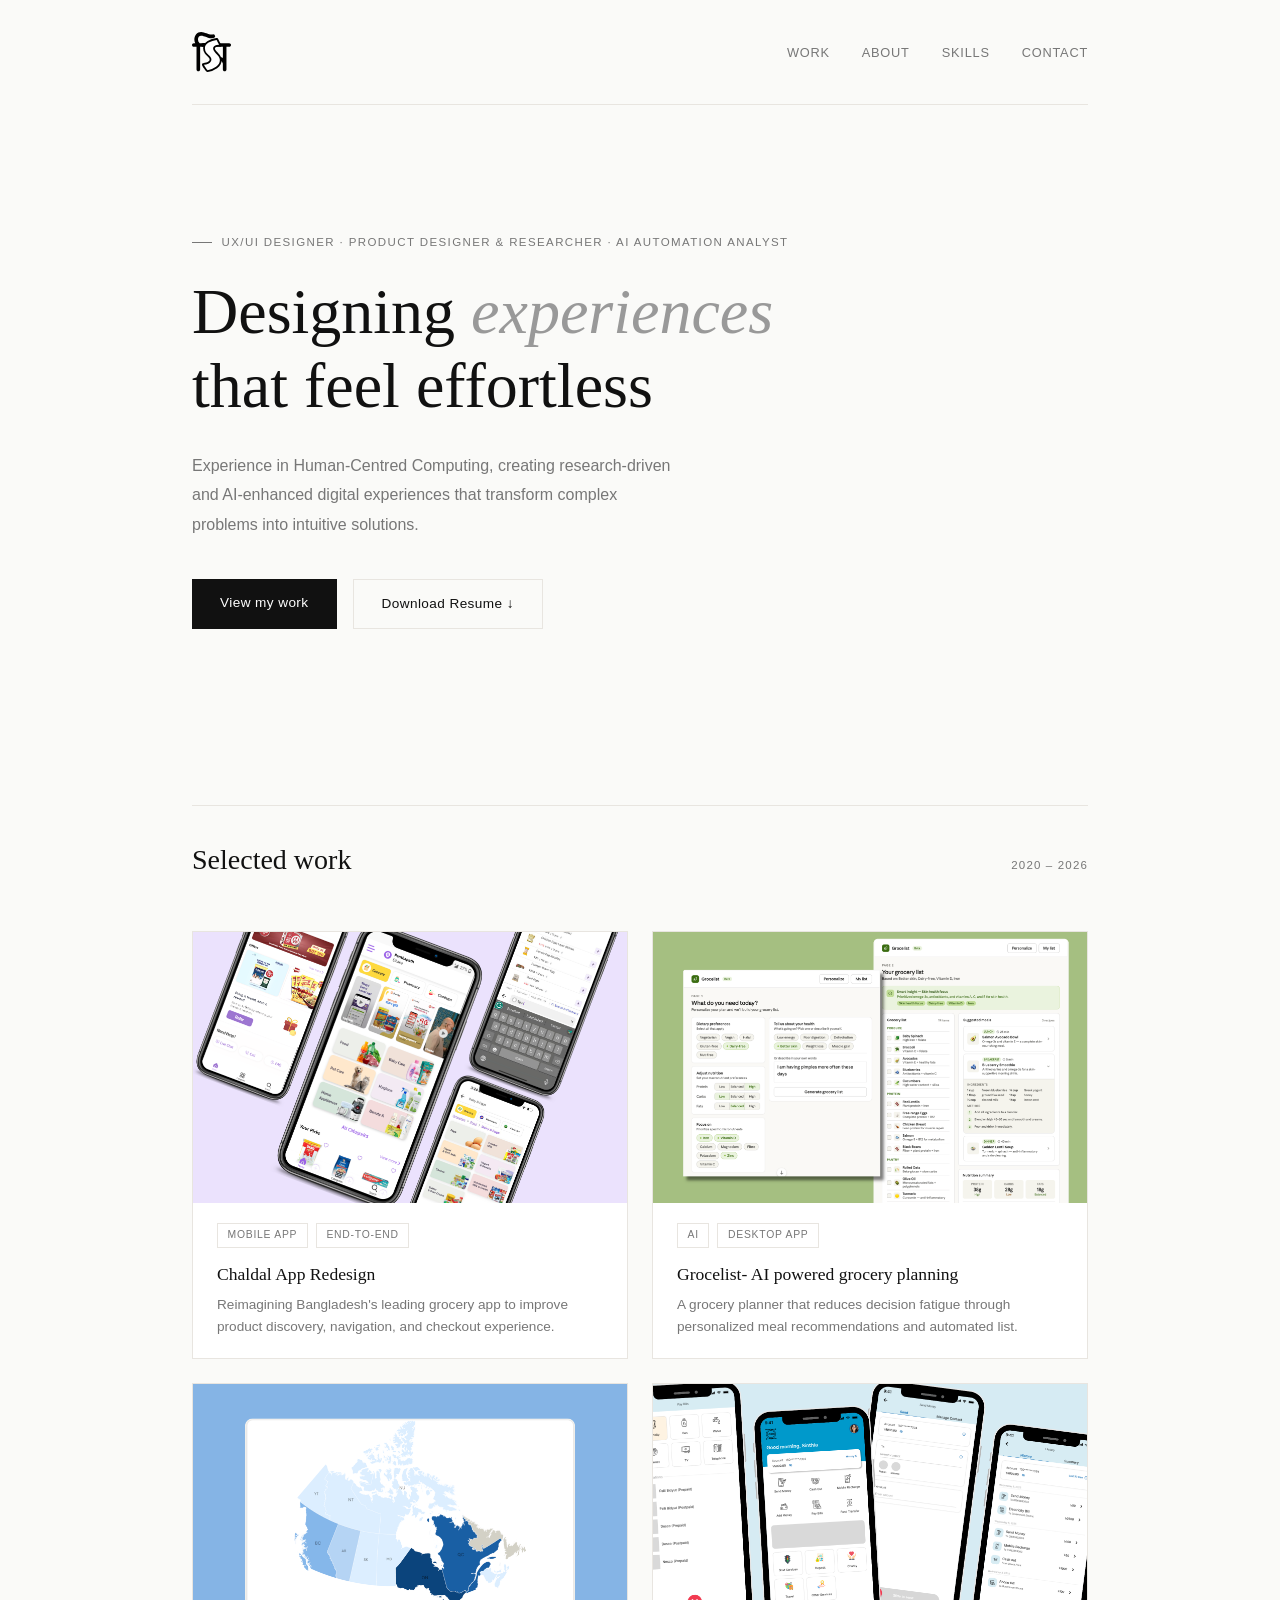
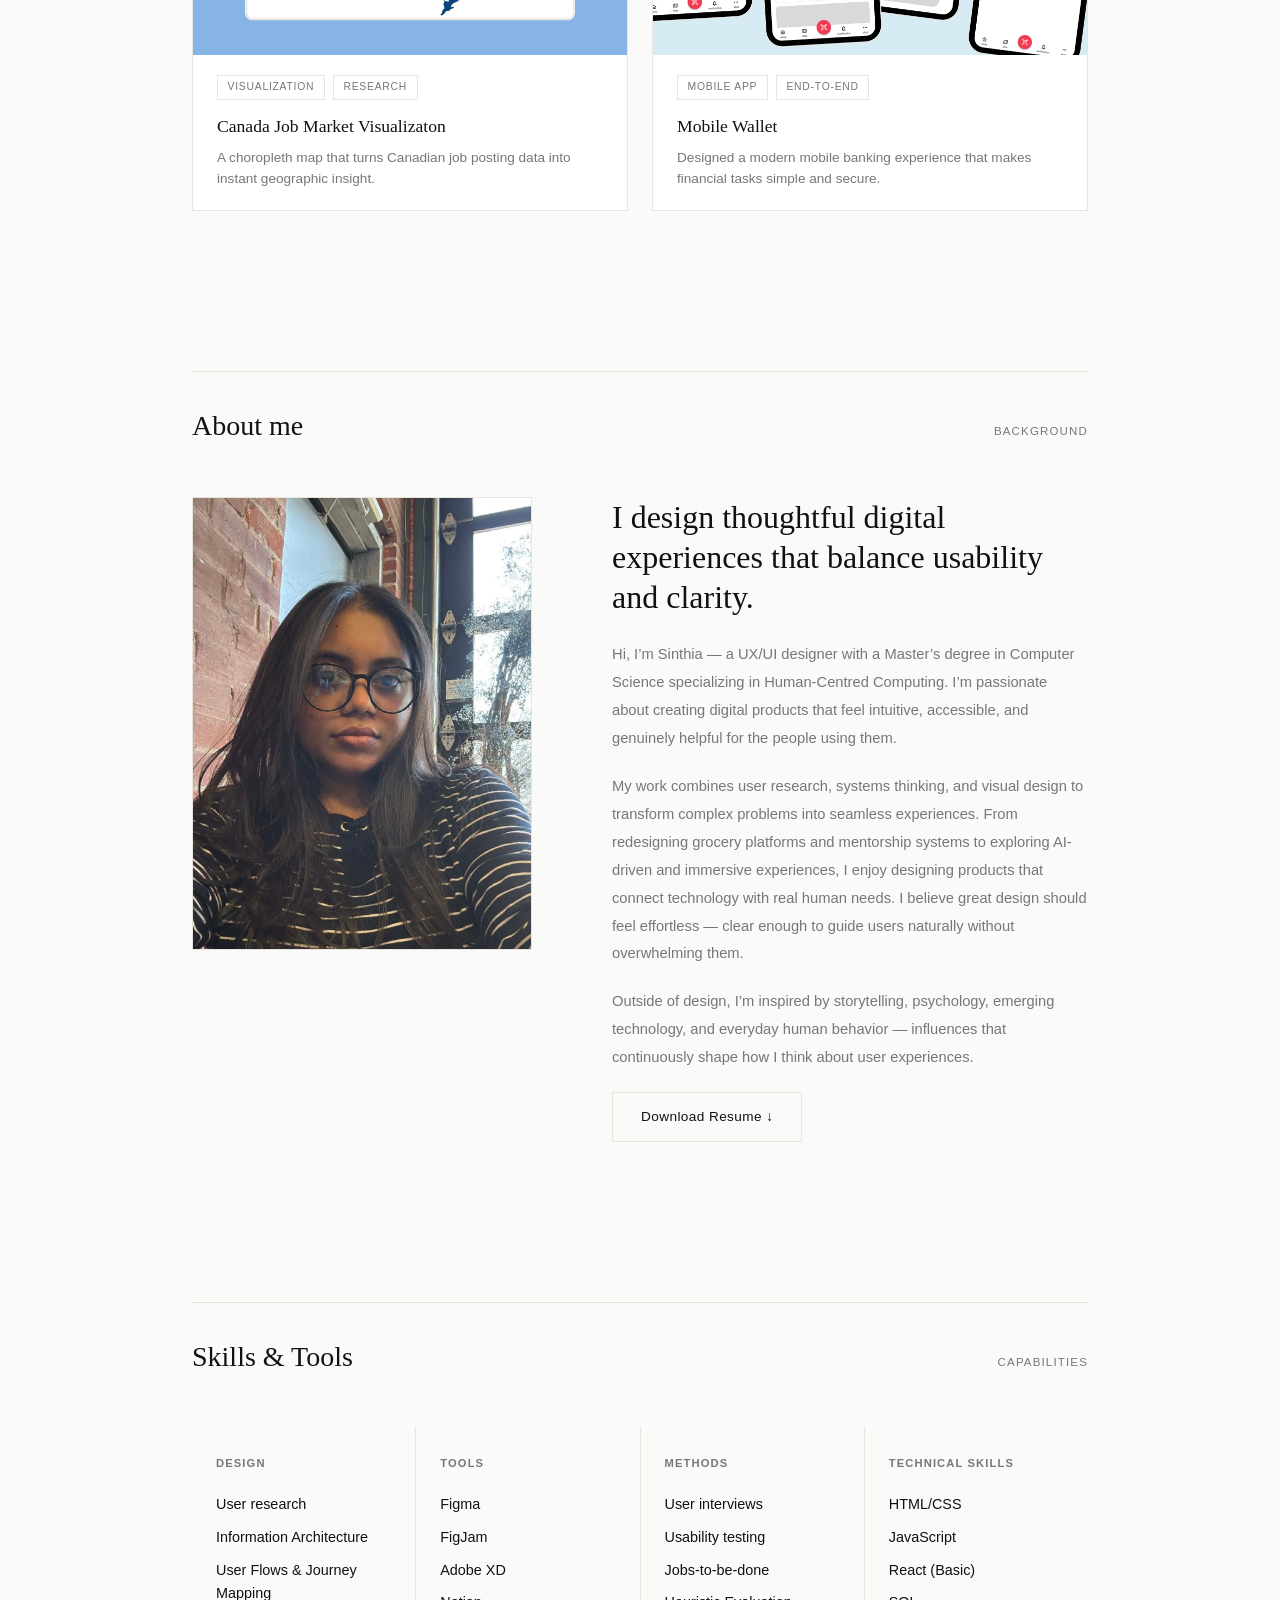
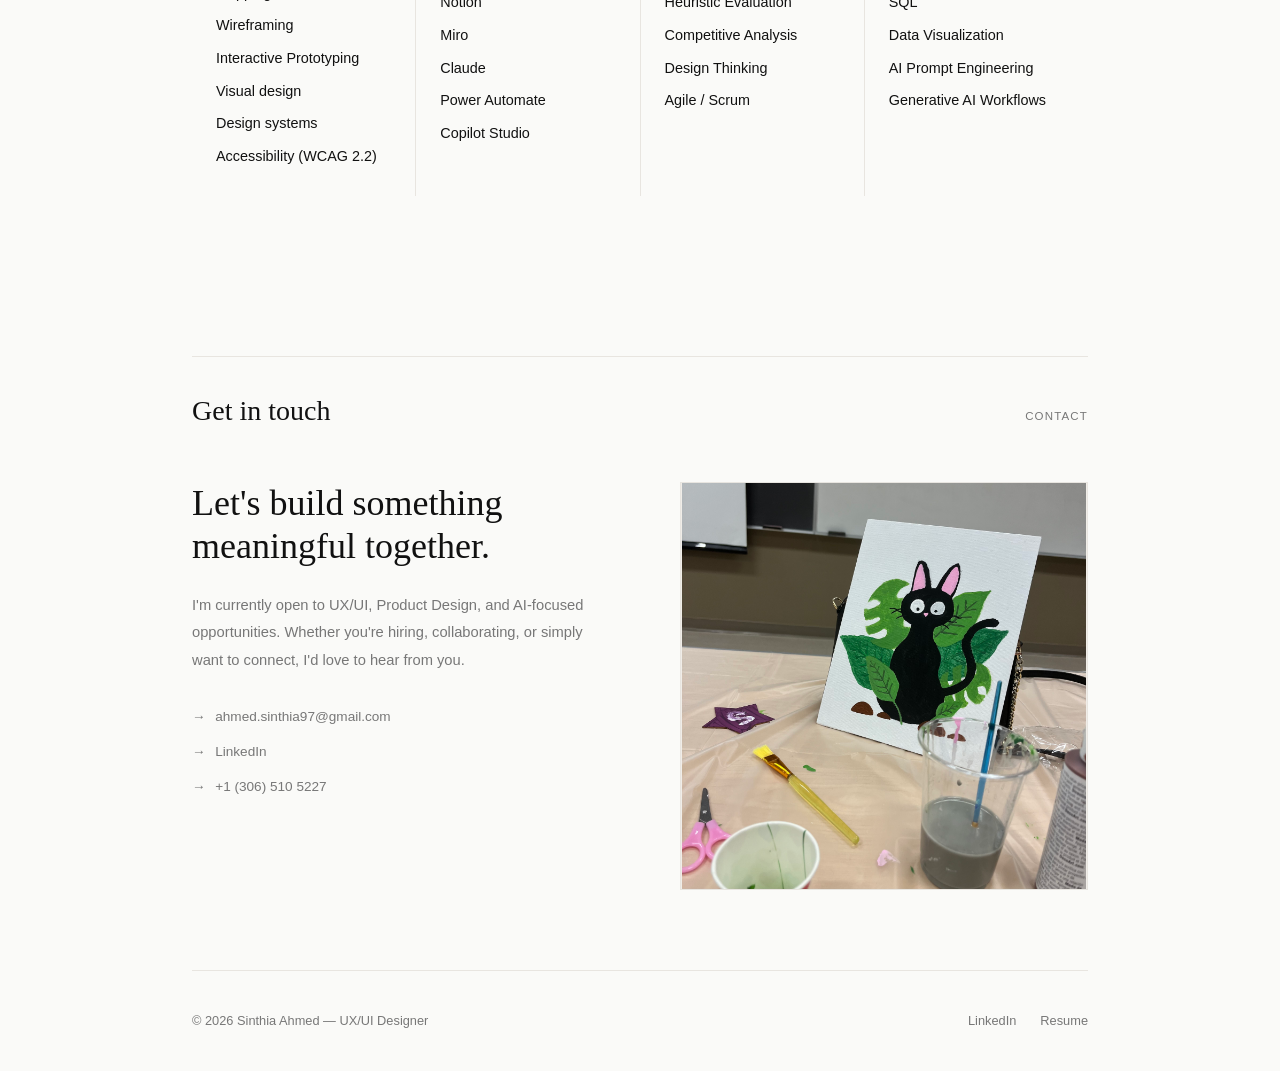
<file: index.html>
<!DOCTYPE html>
<html lang="en">
<head>
    <meta charset="UTF-8">
    <meta name="viewport" content="width=device-width, initial-scale=1.0">
    <title>Sinthia Ahmed</title>

    <link rel="stylesheet" href="assets/css/variables.css">
    <link rel="stylesheet" href="assets/css/base.css">
    <link rel="stylesheet" href="assets/css/navigation.css">
    <link rel="stylesheet" href="assets/css/hero.css">
    <link rel="stylesheet" href="assets/css/sections.css">
    <link rel="stylesheet" href="assets/css/projects.css">
    <link rel="stylesheet" href="assets/css/about.css">
    <link rel="stylesheet" href="assets/css/skills.css">
    <link rel="stylesheet" href="assets/css/contact.css">
    <link rel="stylesheet" href="assets/css/footer.css">
    <link rel="stylesheet" href="assets/css/animations.css">
    <link rel="stylesheet" href="assets/css/responsive.css">

    <script src="assets/js/animations.js"></script>
    <script src="assets/js/smooth-scroll.js"></script>
    <script src="assets/js/main.js"></script>

</head>
<body>

    <div class="site">

        <header>
        <nav>
            <a href="#" class="logo"><img src="assets/images/logo/Logo_black.svg" alt="Sinthia Ahmed Logo"></a>
            <ul class="nav-links">
                <li><a href="#work">Work</a></li>
                <li><a href="#about">About</a></li>
                <li><a href="#skills">Skills</a></li>
                <li><a href="#contact">Contact</a></li>
            </ul>
        </nav>
        </header>

        <main>

        <!-- HERO -->
        <section id="hero" class="hero">
            <div class="hero-content">
                <div class="hero-tag">UX/UI Designer &middot; Product Designer & Researcher &middot; AI Automation Analyst</div>
                <h1>Designing <em>experiences</em><br>that feel effortless</h1>
                <p class="hero-desc">
                    Experience in Human-Centred Computing, creating research-driven and AI-enhanced digital experiences that transform complex problems into intuitive solutions.
                </p>
                <div class="hero-btns">
                <a href="#work" class="btn-primary">View my work</a>
                <a href="assets/resume/Sinthia Ahmed_Resume2026.pdf" download class="btn-outline">Download Resume &darr;</a>
                </div>
            </div>
        </section>

        <!-- WORK -->
        <section id="work">
            <div class="section-header">
                <h2>Selected work</h2>
                <span>2020 – 2026</span>
            </div>

            <div class="projects-grid">
                <a href="projects/chaldalRedesign/chaldal-case-study.html" class="project-card">
                    <div class="project-img"> <img src="projects/chaldalRedesign/image/hero.png" alt="Chaldal Hero Page"></div>
                    <div class="project-info">
                    <div class="project-tags">
                        <span class="tag">Mobile app</span>
                        <span class="tag">End-to-end</span>
                    </div>
                    <h3>Chaldal App Redesign</h3>
                    <p>Reimagining Bangladesh's leading grocery app to improve product discovery, navigation, and checkout experience.</p>
                    </div>
                </a>
                <a href="projects/grocelist/grocelist-case-study.html" class="project-card">
                    <div class="project-img"><img src="projects/grocelist/image/hero.png" alt="Grocelist Hero Page"></div>
                    <div class="project-info">
                    <div class="project-tags">
                        <span class="tag">AI</span>
                        <span class="tag">Desktop App</span>
                    </div>
                    <h3>Grocelist- AI powered grocery planning</h3>
                    <p>A grocery planner that reduces decision fatigue through personalized meal recommendations and automated list.</p>
                    </div>
                </a>
                <a href="projects/jobViz/canada-job-map-case-study.html" class="project-card">
                    <div class="project-img p3"><img src="projects/jobViz/image/hero.png" alt="Job Visualization Hero Page"></div>
                    <div class="project-info">
                    <div class="project-tags">
                        <span class="tag">Visualization</span>
                        <span class="tag">Research</span>
                    </div>
                    <h3>Canada Job Market Visualizaton</h3>
                    <p>A choropleth map that turns Canadian job posting data into instant geographic insight.</p>
                    </div>
                </a>
                <a href="projects/mobileWallet/mobile-wallet-case-study.html" class="project-card">
                    <div class="project-img p4"><img src="projects/mobileWallet/image/hero.png" alt="Mobile Wallet Hero Page"></div>
                    <div class="project-info">
                    <div class="project-tags">
                        <span class="tag">Mobile App</span>
                        <span class="tag">End-to-end</span>
                    </div>
                    <h3>Mobile Wallet</h3>
                    <p>Designed a modern mobile banking experience that makes financial tasks simple and secure.</p>
                    </div>
                </a>
            </div>
        </section>

        <!-- ABOUT -->
        <section id="about">
            <div class="section-header">
                <h2>About me</h2>
                <span>Background</span>
            </div>
            
            <div class="about-grid">

                <div class="about-portrait">
                    <img src="assets/images/profile/profile.jpeg" alt="Sinthia Ahmed Profile Picture">
                </div>

                <div class="about-body">

                    <h3>
                        I design thoughtful digital experiences that balance usability and clarity.
                    </h3>

                    <p>
                        Hi, I’m Sinthia — a UX/UI designer with a Master’s degree in Computer Science specializing in Human-Centred Computing. I’m passionate about creating digital products that feel intuitive, accessible, and genuinely helpful for the people using them.
                    </p>
                    <p>
                        My work combines user research, systems thinking, and visual design to transform complex problems into seamless experiences. From redesigning grocery platforms and mentorship systems to exploring AI-driven and immersive experiences, I enjoy designing products that connect technology with real human needs. I believe great design should feel effortless — clear enough to guide users naturally without overwhelming them.
                    </p>
                    <p>
                        Outside of design, I’m inspired by storytelling, psychology, emerging technology, and everyday human behavior — influences that continuously shape how I think about user experiences.
                    </p>

                    <a href="assets/resume/Sinthia Ahmed_Resume2026.pdf" download class="btn-outline">Download Resume &darr;</a>

                </div>

            </div>
        </section>

        <!-- SKILLS -->
        <section id="skills">
            <div class="section-header">
                <h2>Skills &amp; Tools</h2>
                <span>Capabilities</span>
            </div>
            <div class="skills-grid">
                <div class="skill-cell">
                    <h4>Design</h4>
                    <ul class="skill-list">
                    <li>User research</li>
                    <li>Information Architecture</li>
                    <li>User Flows & Journey Mapping</li>
                    <li>Wireframing</li>
                    <li>Interactive Prototyping</li>
                    <li>Visual design</li>
                    <li>Design systems</li>
                    <li>Accessibility (WCAG 2.2)</li>
                    </ul>
                </div>

                <div class="skill-cell">
                    <h4>Tools</h4>
                    <ul class="skill-list">
                    <li>Figma</li>
                    <li>FigJam</li>
                    <li>Adobe XD</li>
                    <li>Notion</li>
                    <li>Miro</li>
                    <li>Claude</li>
                    <li>Power Automate</li>
                    <li>Copilot Studio</li>
                    </ul>
                </div>

                <div class="skill-cell">
                    <h4>Methods</h4>
                    <ul class="skill-list">
                    <li>User interviews</li>
                    <li>Usability testing</li>
                    <li>Jobs-to-be-done</li>
                    <li>Heuristic Evaluation</li>
                    <li>Competitive Analysis</li>
                    <li>Design Thinking</li>
                    <li>Agile / Scrum</li>
                    </ul>
                </div>
                <div class="skill-cell">
                    <h4>Technical Skills</h4>
                    <ul class="skill-list">
                        <li>HTML/CSS</li>
                        <li>JavaScript</li>
                        <li>React (Basic)</li>
                        <li>SQL</li>
                        <li>Data Visualization</li>
                        <li>AI Prompt Engineering</li>
                        <li>Generative AI Workflows</li>
                    </ul>
                </div>
            </div>
        </section>

        <!-- CONTACT -->
        <section id="contact">
            <div class="section-header">
                <h2>Get in touch</h2>
                <span>Contact</span>
            </div>

            <div class="contact-inner">
                <div class="contact-left">
                    <h3>Let's build something meaningful together.</h3>
                    <p>
                        I'm currently open to UX/UI, Product Design, and AI-focused opportunities.
                        Whether you're hiring, collaborating, or simply want to connect,
                        I'd love to hear from you.
                    </p>
                    <div class="contact-links">
                    <a href="mailto:ahmed.sinthia97@gmail.com" class="contact-link">ahmed.sinthia97@gmail.com</a>
                    <a href="https://www.linkedin.com/in/sinthia-ahmed-254bb218a" target="_blank" class="contact-link">LinkedIn</a>
                    <a href="#" target="_blank" class="contact-link">+1 (306) 510 5227</a>
                    </div>
                </div>
                <div class="about-secondaryImg">
                    <img src="assets/images/profile/art.jpeg" alt="My drawn art">
                </div>
            </div>
        </section>

        </main>

        <!-- FOOTER -->
        <footer>
            <p>&copy; 2026 Sinthia Ahmed &mdash; UX/UI Designer</p>
                <div class="footer-links">
                <a href="https://www.linkedin.com/in/sinthia-ahmed-254bb218a" target="_blank">LinkedIn</a>
                <!-- <a href="https://dribbble.com/yourhandle" target="_blank">Dribbble</a> -->
                <a href="assets/resume/Sinthia Ahmed_Resume2026.pdf" download>Resume</a>
            </div>
        </footer>

    </div>
    
</body>
</html>
</file>
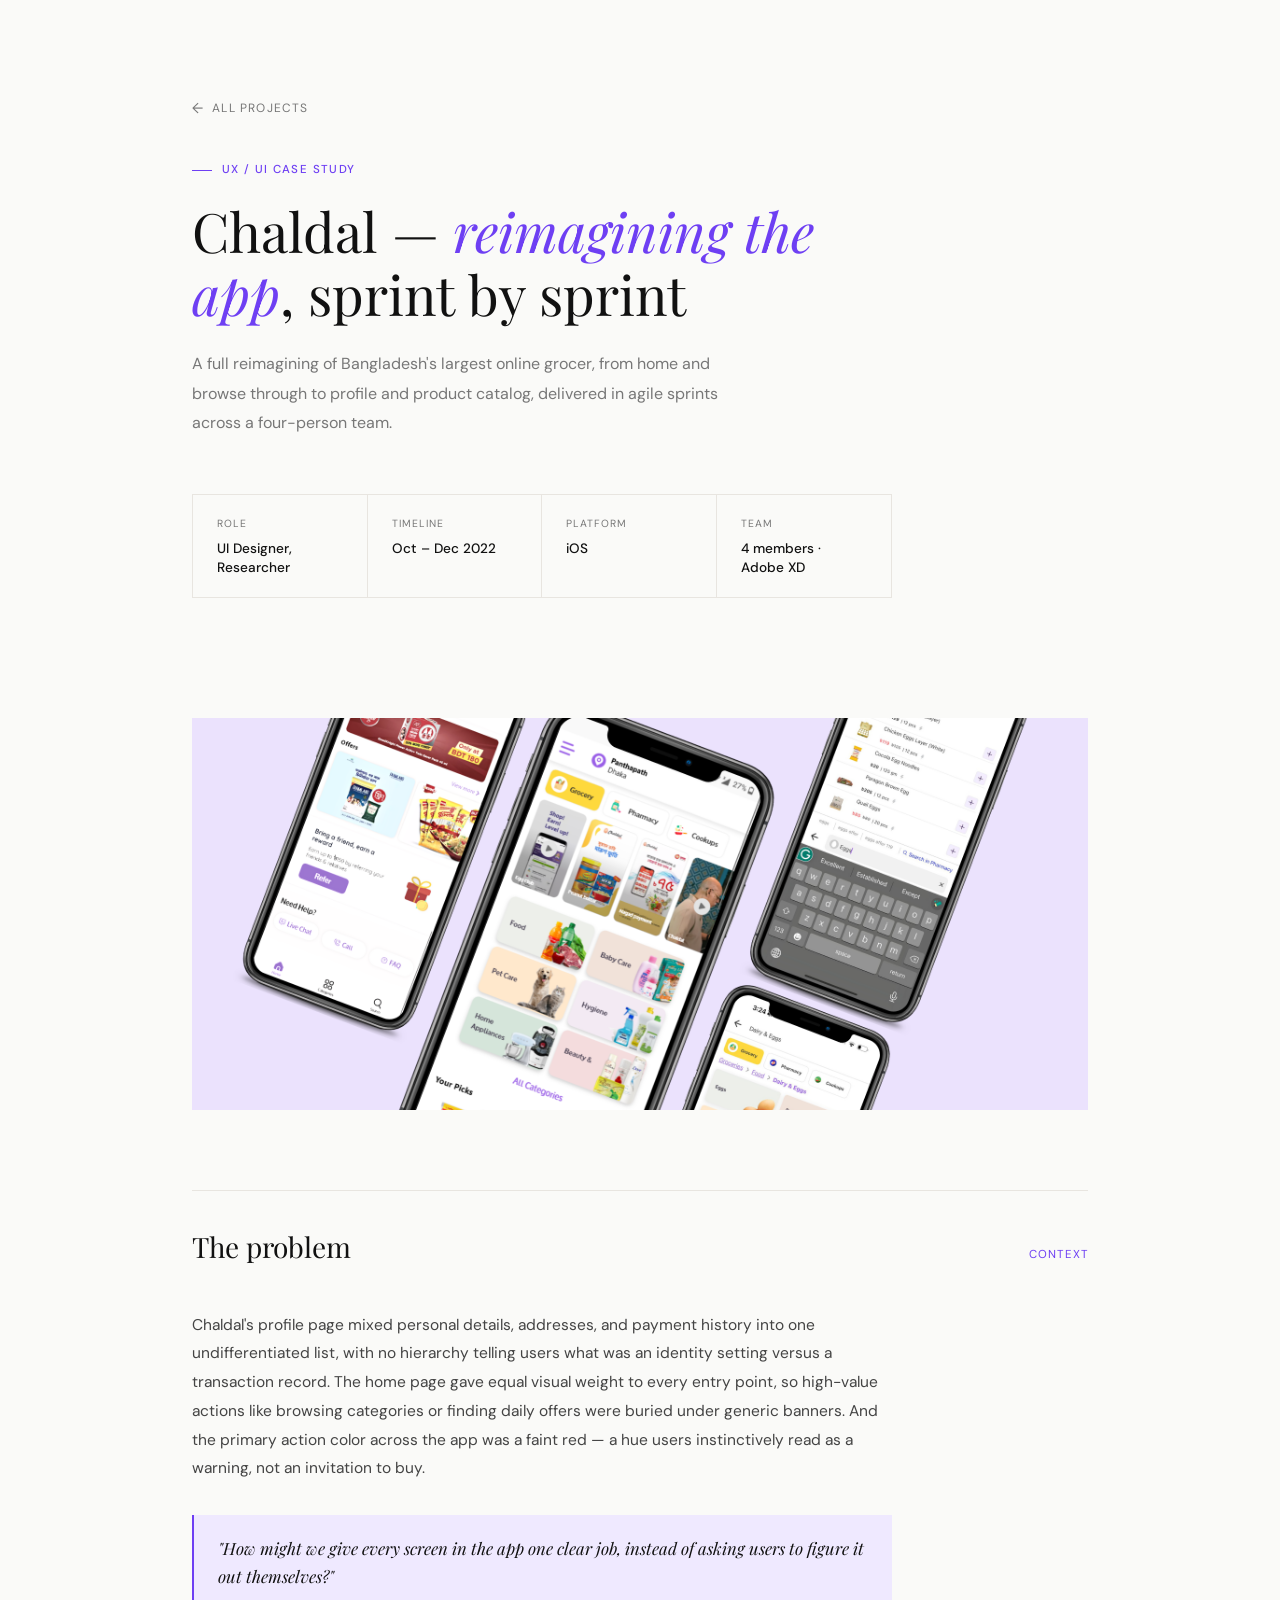
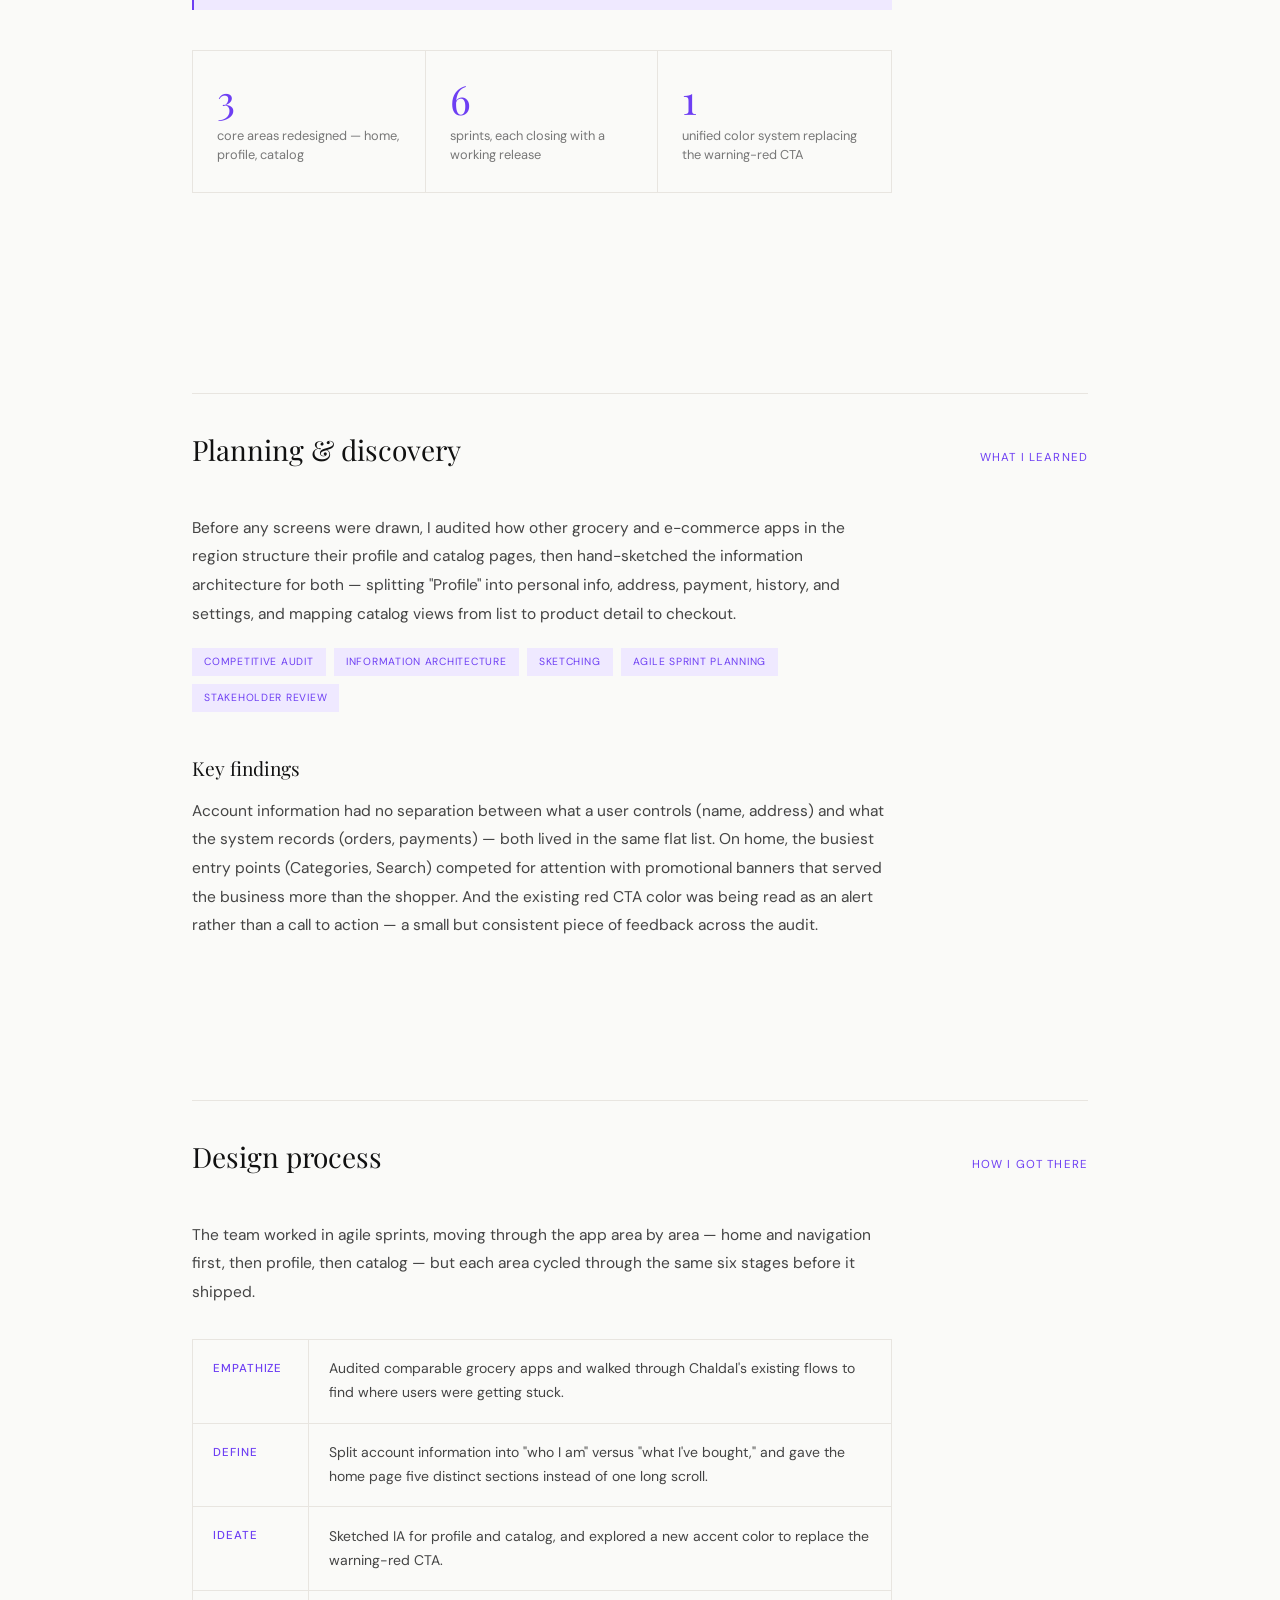
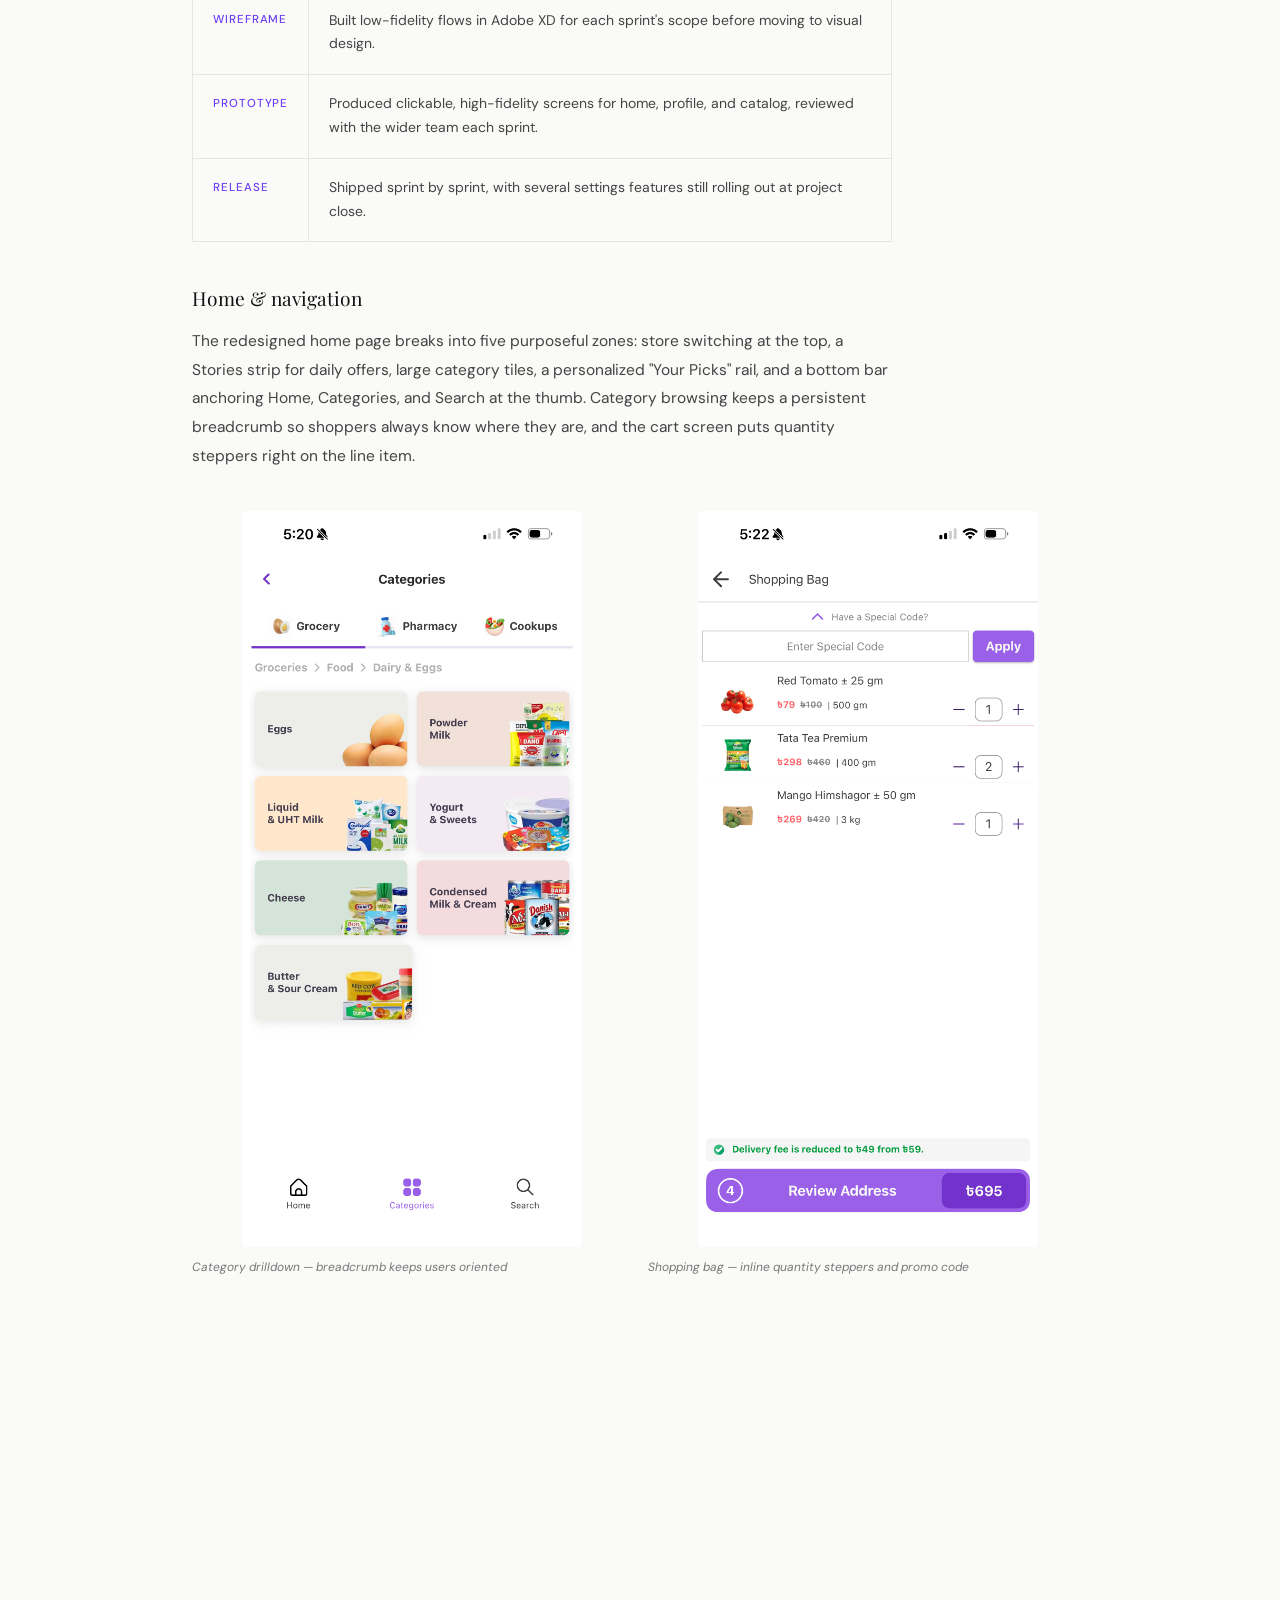
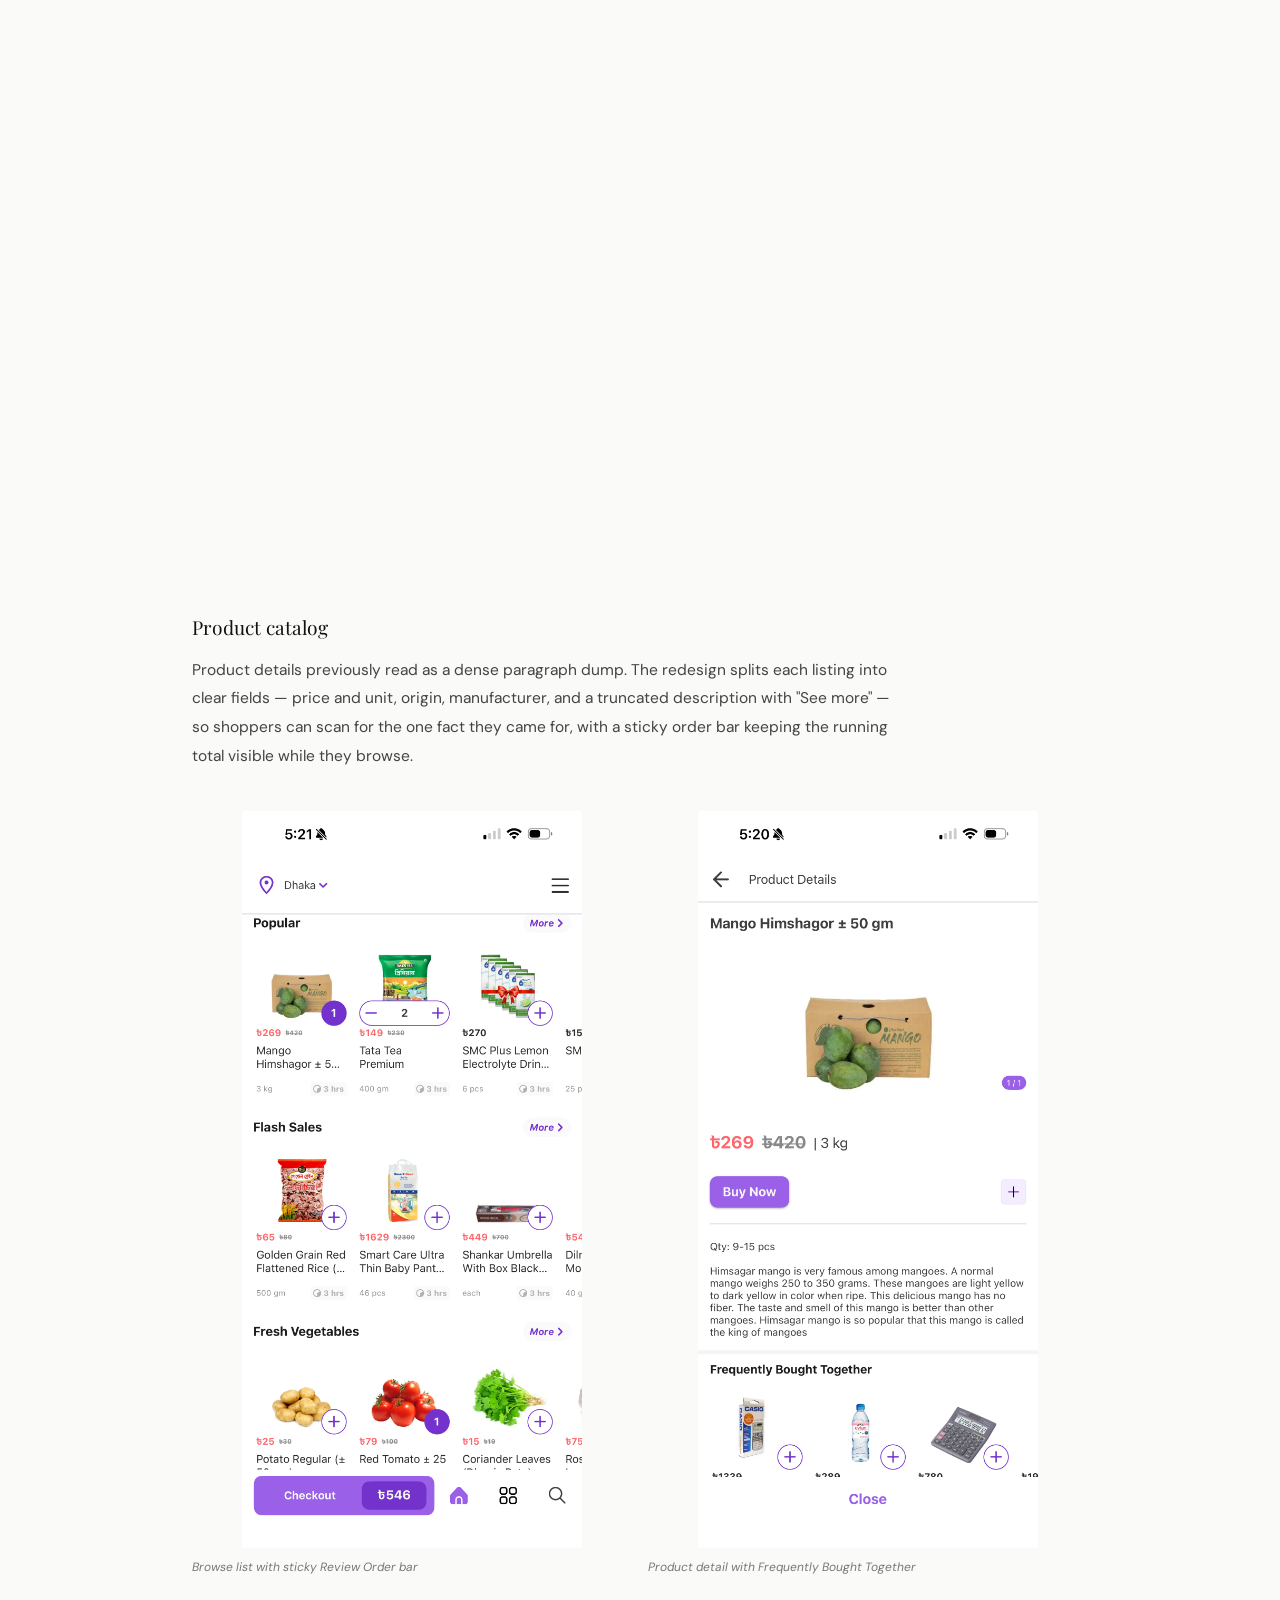
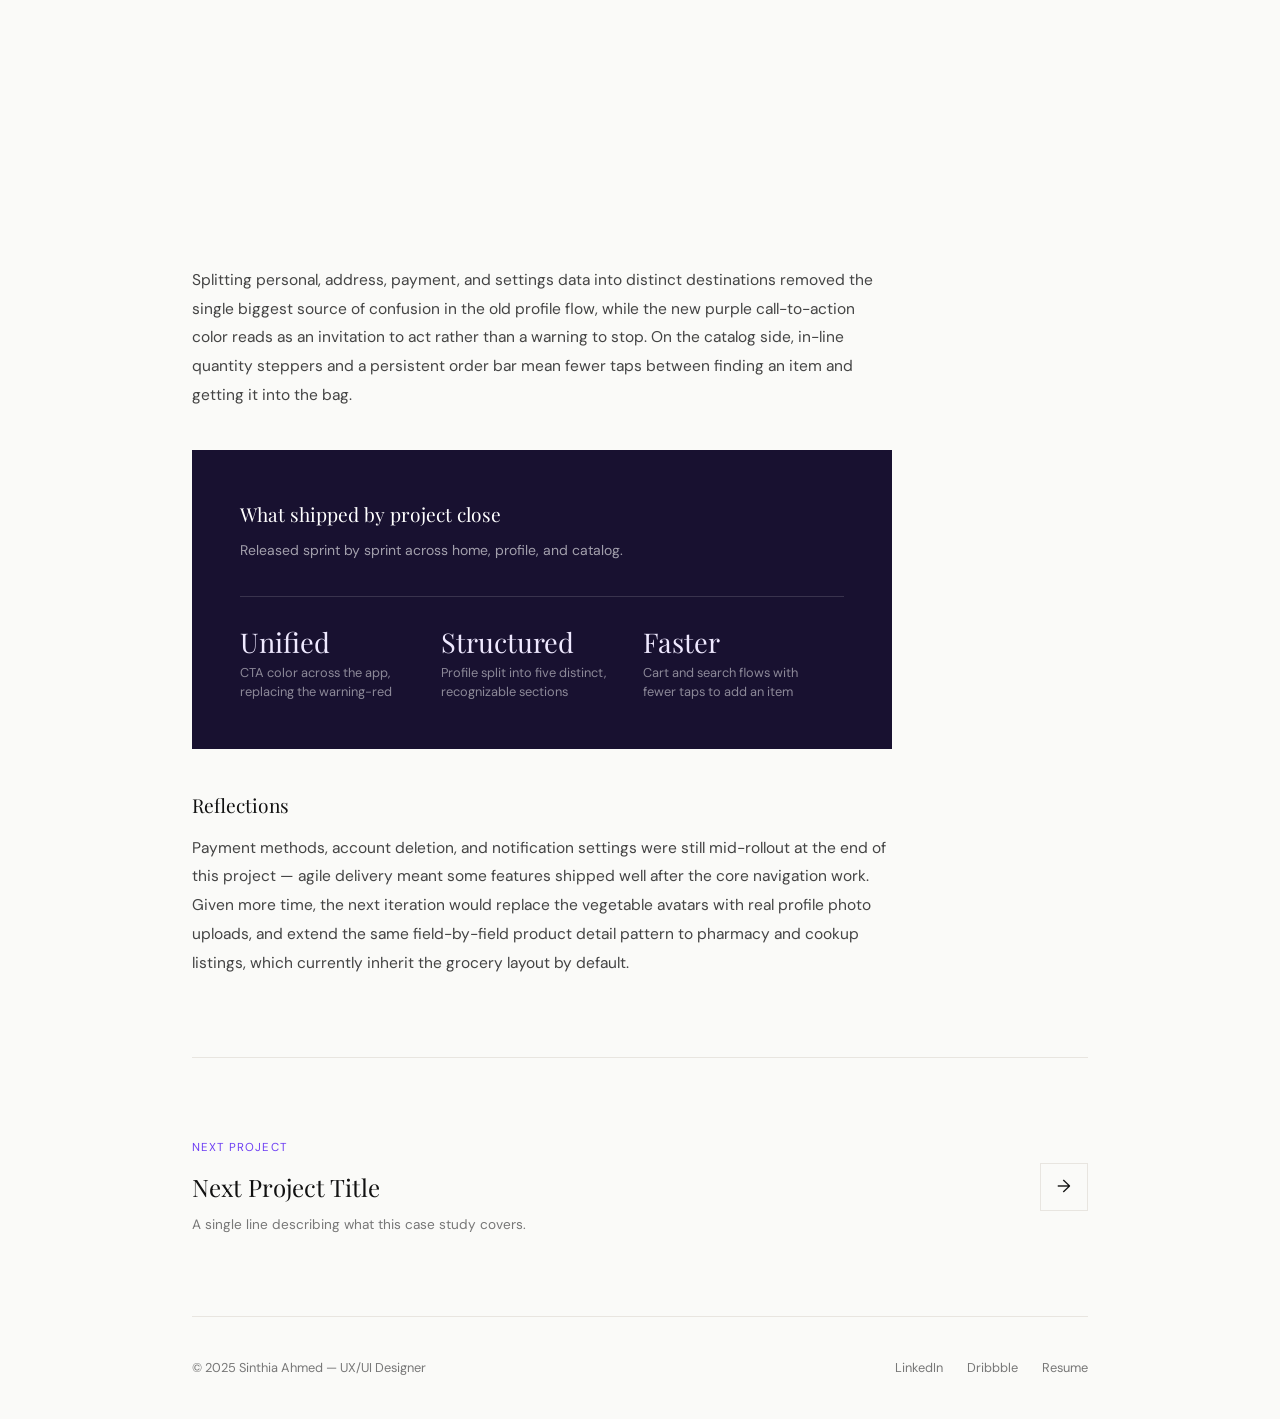
<file: projects/chaldalRedesign/chaldal-case-study.html>
<!DOCTYPE html>
<html lang="en">
<head>
  <meta charset="UTF-8" />
  <meta name="viewport" content="width=device-width, initial-scale=1.0" />
  <title>Case Study — Chaldal App Redesign</title>
  <link rel="preconnect" href="https://fonts.googleapis.com" />
  <link rel="preconnect" href="https://fonts.gstatic.com" crossorigin />
  <link href="https://fonts.googleapis.com/css2?family=Playfair+Display:ital,wght@0,400;0,500;1,400&family=DM+Sans:wght@300;400;500&display=swap" rel="stylesheet" />
  <style>
    *, *::before, *::after { margin: 0; padding: 0; box-sizing: border-box; }

    :root {
      --text:       #111111;
      --text-muted: #777777;
      --border:     #e8e5e0;
      --bg:         #fafaf8;
      --card:       #ffffff;
      --warm-1:     #ede9e2;
      --warm-2:     #f4f1ec;
      --accent:     #6E3FF3;
      --accent-soft:#efe9ff;
      --serif:      'Playfair Display', Georgia, serif;
      --sans:       'DM Sans', sans-serif;
      --col:        700px;
    }

    html { scroll-behavior: smooth; }

    body {
      font-family: var(--sans);
      background: var(--bg);
      color: var(--text);
      font-size: 15px;
      line-height: 1.7;
      -webkit-font-smoothing: antialiased;
    }

    .site {
      max-width: 960px;
      margin: 0 auto;
      padding: 0 2rem;
    }

    /* ── NAV ── */
    nav {
      display: flex;
      justify-content: space-between;
      align-items: center;
      padding: 2rem 0;
      border-bottom: 1px solid var(--border);
      position: sticky;
      top: 0;
      background: var(--bg);
      z-index: 100;
    }

    .logo {
      display: flex;
      align-items: center;
      gap: 0.5rem;
      text-decoration: none;
      color: var(--text);
      font-family: var(--serif);
      font-size: 1.05rem;
    }

    .logo .dot { width: 7px; height: 7px; border-radius: 50%; background: var(--accent); display: inline-block; }
    .logo:hover { opacity: 0.75; }

    .nav-links {
      display: flex;
      gap: 2rem;
      list-style: none;
    }

    .nav-links a {
      color: var(--text-muted);
      text-decoration: none;
      font-size: 0.8rem;
      letter-spacing: 0.06em;
      text-transform: uppercase;
      transition: color 0.2s;
    }

    .nav-links a:hover { color: var(--accent); }

    /* ── HERO ── */
    .cs-hero {
      padding: 6rem 0 4rem;
      max-width: var(--col);
      opacity: 0;
      transform: translateY(20px);
      animation: fadeUp 0.8s ease forwards 0.1s;
    }

    .back-link {
      display: inline-flex;
      align-items: center;
      gap: 0.5rem;
      font-size: 0.75rem;
      text-transform: uppercase;
      letter-spacing: 0.1em;
      color: var(--text-muted);
      text-decoration: none;
      margin-bottom: 2.5rem;
      transition: color 0.2s;
    }

    .back-link:hover { color: var(--accent); }
    .back-link::before { content: '←'; font-size: 0.9rem; }

    .hero-eyebrow {
      font-size: 0.72rem;
      text-transform: uppercase;
      letter-spacing: 0.12em;
      color: var(--accent);
      font-weight: 500;
      margin-bottom: 1.25rem;
      display: flex;
      align-items: center;
      gap: 0.6rem;
    }

    .hero-eyebrow::before {
      content: '';
      display: inline-block;
      width: 20px;
      height: 1px;
      background: var(--accent);
    }

    .cs-hero h1 {
      font-family: var(--serif);
      font-size: clamp(2.4rem, 5vw, 3.4rem);
      font-weight: 400;
      line-height: 1.15;
      margin-bottom: 1.5rem;
    }

    .cs-hero h1 em {
      font-style: italic;
      color: var(--accent);
    }

    .cs-hero .hero-desc {
      color: var(--text-muted);
      font-size: 1rem;
      max-width: 540px;
      line-height: 1.85;
      margin-bottom: 2.5rem;
    }

    /* ── META ROW ── */
    .meta-row {
      display: grid;
      grid-template-columns: repeat(4, 1fr);
      gap: 0;
      border: 1px solid var(--border);
      margin: 3.5rem 0 0;
    }

    .meta-cell {
      padding: 1.25rem 1.5rem;
      border-right: 1px solid var(--border);
    }

    .meta-cell:last-child { border-right: none; }

    .meta-label {
      font-size: 0.65rem;
      text-transform: uppercase;
      letter-spacing: 0.1em;
      color: var(--text-muted);
      margin-bottom: 0.4rem;
    }

    .meta-value {
      font-size: 0.85rem;
      font-weight: 500;
      color: var(--text);
      line-height: 1.4;
    }

    /* ── HERO IMAGE ── */
    .hero-img-wrap {
      width: 100%;
      aspect-ratio: 16 / 7;
      background: var(--warm-1);
      margin: 3.5rem 0 0;
      overflow: hidden;
      display: flex;
      align-items: center;
      justify-content: center;
      opacity: 0;
      transform: translateY(16px);
      animation: fadeUp 0.8s ease forwards 0.35s;
    }

    .hero-img-wrap img { width: 100%; height: 100%; object-fit: cover; object-position: top; display: block; }

    /* ── SECTION STRUCTURE ── */
    .cs-section { padding: 5rem 0; }

    .section-header {
      display: flex;
      justify-content: space-between;
      align-items: baseline;
      border-top: 1px solid var(--border);
      padding-top: 2rem;
      margin-bottom: 2.5rem;
    }

    .section-header h2 {
      font-family: var(--serif);
      font-size: 1.75rem;
      font-weight: 400;
    }

    .section-header span {
      font-size: 0.72rem;
      text-transform: uppercase;
      letter-spacing: 0.1em;
      color: var(--accent);
    }

    .body-col { max-width: var(--col); }

    .body-col p {
      color: #444;
      margin-bottom: 1.25rem;
      font-size: 0.97rem;
      line-height: 1.85;
    }

    .body-col p:last-child { margin-bottom: 0; }

    h3 {
      font-family: var(--serif);
      font-size: 1.2rem;
      font-weight: 400;
      margin: 2.5rem 0 0.75rem;
    }

    /* ── CALLOUT ── */
    .callout {
      border-left: 2px solid var(--accent);
      padding: 1.25rem 1.5rem;
      margin: 2rem 0;
      background: var(--accent-soft);
    }

    .callout p {
      font-family: var(--serif);
      font-style: italic;
      font-size: 1.05rem;
      color: var(--text);
      margin: 0;
      line-height: 1.65;
    }

    /* ── STAT ROW ── */
    .stat-row {
      display: grid;
      grid-template-columns: repeat(3, 1fr);
      border: 1px solid var(--border);
      margin: 2.5rem 0;
    }

    .stat-cell {
      padding: 1.75rem 1.5rem;
      border-right: 1px solid var(--border);
    }

    .stat-cell:last-child { border-right: none; }

    .stat-number {
      font-family: var(--serif);
      font-size: 2.5rem;
      font-weight: 400;
      line-height: 1;
      margin-bottom: 0.4rem;
      color: var(--accent);
    }

    .stat-desc {
      font-size: 0.8rem;
      color: var(--text-muted);
      line-height: 1.5;
    }

    /* ── TAGS ── */
    .tag-list {
      display: flex;
      flex-wrap: wrap;
      gap: 0.5rem;
      margin: 1.25rem 0 2rem;
    }

    .tag {
      font-size: 0.65rem;
      text-transform: uppercase;
      letter-spacing: 0.07em;
      color: var(--accent);
      border: 1px solid var(--accent-soft);
      background: var(--accent-soft);
      padding: 0.25rem 0.7rem;
    }

    /* ── IMAGE SLOTS ── */
    .img-full {
      width: 100%;
      background: var(--warm-1);
      margin: 2.5rem 0;
      overflow: hidden;
      display: flex;
      align-items: center;
      justify-content: center;
    }

    .img-full img { width: 100%; height: auto; display: block; }

    .img-grid-2 {
      display: grid;
      grid-template-columns: 1fr 1fr;
      gap: 1rem;
      margin: 2.5rem 0 0.5rem;
    }

    .img-grid-3 {
      display: grid;
      grid-template-columns: 1fr 1fr 1fr;
      gap: 1rem;
      margin: 2.5rem 0 0.5rem;
    }

    .img-slot {
  width: 100%;
  max-width: 340px;
  margin: 0 auto;
}

.img-slot img {
  width: 100%;
  height: auto;
  display: block;
  object-fit: contain;   /* or remove this line */
}

    .img-caption {
      font-size: 0.75rem;
      color: var(--text-muted);
      margin-top: 0.6rem;
      font-style: italic;
    }

    /* ── PROCESS TABLE ── */
    .process-table {
      width: 100%;
      border: 1px solid var(--border);
      border-collapse: collapse;
      margin: 2rem 0;
      font-size: 0.875rem;
    }

    .process-table tr { border-bottom: 1px solid var(--border); }
    .process-table tr:last-child { border-bottom: none; }

    .process-table td {
      padding: 1.1rem 1.25rem;
      vertical-align: top;
    }

    .process-table td:first-child {
      width: 110px;
      color: var(--accent);
      font-weight: 500;
      font-size: 0.72rem;
      text-transform: uppercase;
      letter-spacing: 0.08em;
      border-right: 1px solid var(--border);
      white-space: nowrap;
      padding-top: 1.2rem;
    }

    .process-table td:last-child { color: #444; line-height: 1.7; }

    /* ── OUTCOME BAND ── */
    .outcome-band {
      background: #181130;
      color: #fff;
      padding: 3rem;
      margin: 2.5rem 0;
    }

    .outcome-band h3 {
      font-family: var(--serif);
      font-size: 1.2rem;
      font-weight: 400;
      color: #fff;
      margin: 0 0 0.5rem;
    }

    .outcome-band p { color: rgba(255,255,255,0.6); font-size: 0.875rem; margin: 0 0 2rem; }

    .outcome-stats {
      display: grid;
      grid-template-columns: repeat(3, 1fr);
      gap: 0;
      border-top: 1px solid rgba(255,255,255,0.14);
      padding-top: 2rem;
    }

    .outcome-stat { padding-right: 2rem; }

    .outcome-stat .stat-number { color: var(--accent-soft); font-size: 1.7rem; }
    .outcome-stat .stat-desc { color: rgba(255,255,255,0.5); }

    /* ── NEXT PROJECT ── */
    .next-project {
      padding: 5rem 0;
      border-top: 1px solid var(--border);
      display: flex;
      justify-content: space-between;
      align-items: center;
    }

    .next-project .label {
      font-size: 0.72rem;
      text-transform: uppercase;
      letter-spacing: 0.1em;
      color: var(--accent);
      margin-bottom: 0.6rem;
    }

    .next-project h2 {
      font-family: var(--serif);
      font-size: 1.5rem;
      font-weight: 400;
      margin-bottom: 0.3rem;
    }

    .next-project p { font-size: 0.85rem; color: var(--text-muted); }

    .next-arrow {
      flex-shrink: 0;
      width: 48px;
      height: 48px;
      border: 1px solid var(--border);
      display: flex;
      align-items: center;
      justify-content: center;
      text-decoration: none;
      color: var(--text);
      font-size: 1.1rem;
      transition: border-color 0.2s, background 0.2s, color 0.2s;
      margin-left: 2rem;
    }

    .next-arrow:hover { border-color: var(--accent); background: var(--accent); color: #fff; }

    /* ── FOOTER ── */
    footer {
      border-top: 1px solid var(--border);
      padding: 2.5rem 0;
      display: flex;
      justify-content: space-between;
      align-items: center;
    }

    footer p { font-size: 0.8rem; color: var(--text-muted); }

    .footer-links { display: flex; gap: 1.5rem; }

    .footer-links a {
      font-size: 0.8rem;
      color: var(--text-muted);
      text-decoration: none;
      transition: color 0.2s;
    }

    .footer-links a:hover { color: var(--accent); }

    /* ── ANIMATIONS ── */
    @keyframes fadeUp {
      to { opacity: 1; transform: translateY(0); }
    }

    .fade-in {
      opacity: 0;
      transform: translateY(16px);
      transition: opacity 0.6s ease, transform 0.6s ease;
    }

    .fade-in.visible { opacity: 1; transform: translateY(0); }

    /* ── RESPONSIVE ── */
    @media (max-width: 720px) {
      .meta-row { grid-template-columns: 1fr 1fr; }
      .meta-cell { border-bottom: 1px solid var(--border); }
      .stat-row { grid-template-columns: 1fr; }
      .stat-cell { border-right: none; border-bottom: 1px solid var(--border); }
      .img-grid-2, .img-grid-3 { grid-template-columns: 1fr; }
      .outcome-stats { grid-template-columns: 1fr; gap: 1.5rem; }
      .next-project { flex-direction: column; align-items: flex-start; gap: 2rem; }
      footer { flex-direction: column; gap: 1rem; text-align: center; }
      .outcome-band { padding: 2rem 1.5rem; }
    }

    @media (prefers-reduced-motion: reduce) {
      *, .fade-in { transition: none !important; animation: none !important; opacity: 1 !important; transform: none !important; }
    }
  </style>
</head>
<body>

<div class="site">

  <!-- ── NAV ──
    <a href="index.html" class="logo"><span class="dot"></span>Sinthia Ahmed</a>
    <ul class="nav-links">
      <li><a href="index.html#work">Work</a></li>
      <li><a href="index.html#about">About</a></li>
      <li><a href="index.html#skills">Skills</a></li>
      <li><a href="index.html#contact">Contact</a></li>
    </ul>
  </nav> -->

  <!-- ── HERO ── -->
  <div class="cs-hero">
    <a href="../../index.html#work" class="back-link">All projects</a>
    <div class="hero-eyebrow">UX / UI Case Study</div>
    <h1>Chaldal — <em>reimagining the app</em>, sprint by sprint</h1>
    <p class="hero-desc">A full reimagining of Bangladesh's largest online grocer, from home and browse through to profile and product catalog, delivered in agile sprints across a four-person team.</p>

    <div class="meta-row">
      <div class="meta-cell">
        <div class="meta-label">Role</div>
        <div class="meta-value">UI Designer, Researcher</div>
      </div>
      <div class="meta-cell">
        <div class="meta-label">Timeline</div>
        <div class="meta-value">Oct – Dec 2022</div>
      </div>
      <div class="meta-cell">
        <div class="meta-label">Platform</div>
        <div class="meta-value">iOS</div>
      </div>
      <div class="meta-cell">
        <div class="meta-label">Team</div>
        <div class="meta-value">4 members · Adobe XD</div>
      </div>
    </div>
  </div>

  <!-- ── HERO IMAGE ── -->
  <div class="hero-img-wrap">
    <img src="image/hero.png" alt="Chaldal redesigned home screen" />
  </div>

  <!-- ── THE PROBLEM ── -->
  <section class="cs-section">
    <div class="section-header fade-in">
      <h2>The problem</h2>
      <span>Context</span>
    </div>

    <div class="body-col fade-in">
      <p>Chaldal's profile page mixed personal details, addresses, and payment history into one undifferentiated list, with no hierarchy telling users what was an identity setting versus a transaction record. The home page gave equal visual weight to every entry point, so high-value actions like browsing categories or finding daily offers were buried under generic banners. And the primary action color across the app was a faint red — a hue users instinctively read as a warning, not an invitation to buy.</p>

      <div class="callout">
        <p>"How might we give every screen in the app one clear job, instead of asking users to figure it out themselves?"</p>
      </div>

      <div class="stat-row fade-in">
        <div class="stat-cell">
          <div class="stat-number">3</div>
          <div class="stat-desc">core areas redesigned — home, profile, catalog</div>
        </div>
        <div class="stat-cell">
          <div class="stat-number">6</div>
          <div class="stat-desc">sprints, each closing with a working release</div>
        </div>
        <div class="stat-cell">
          <div class="stat-number">1</div>
          <div class="stat-desc">unified color system replacing the warning-red CTA</div>
        </div>
      </div>
    </div>
  </section>

  <!-- ── RESEARCH / PLANNING ── -->
  <section class="cs-section">
    <div class="section-header fade-in">
      <h2>Planning &amp; discovery</h2>
      <span>What I learned</span>
    </div>

    <div class="body-col fade-in">
      <p>Before any screens were drawn, I audited how other grocery and e-commerce apps in the region structure their profile and catalog pages, then hand-sketched the information architecture for both — splitting "Profile" into personal info, address, payment, history, and settings, and mapping catalog views from list to product detail to checkout.</p>

      <div class="tag-list">
        <span class="tag">Competitive audit</span>
        <span class="tag">Information architecture</span>
        <span class="tag">Sketching</span>
        <span class="tag">Agile sprint planning</span>
        <span class="tag">Stakeholder review</span>
      </div>

      <h3>Key findings</h3>
      <p>Account information had no separation between what a user controls (name, address) and what the system records (orders, payments) — both lived in the same flat list. On home, the busiest entry points (Categories, Search) competed for attention with promotional banners that served the business more than the shopper. And the existing red CTA color was being read as an alert rather than a call to action — a small but consistent piece of feedback across the audit.</p>
    </div>
  </section>

  <!-- ── DESIGN PROCESS ── -->
  <section class="cs-section">
    <div class="section-header fade-in">
      <h2>Design process</h2>
      <span>How I got there</span>
    </div>

    <div class="body-col fade-in">
      <p>The team worked in agile sprints, moving through the app area by area — home and navigation first, then profile, then catalog — but each area cycled through the same six stages before it shipped.</p>

      <table class="process-table">
        <tr>
          <td>Empathize</td>
          <td>Audited comparable grocery apps and walked through Chaldal's existing flows to find where users were getting stuck.</td>
        </tr>
        <tr>
          <td>Define</td>
          <td>Split account information into "who I am" versus "what I've bought," and gave the home page five distinct sections instead of one long scroll.</td>
        </tr>
        <tr>
          <td>Ideate</td>
          <td>Sketched IA for profile and catalog, and explored a new accent color to replace the warning-red CTA.</td>
        </tr>
        <tr>
          <td>Wireframe</td>
          <td>Built low-fidelity flows in Adobe XD for each sprint's scope before moving to visual design.</td>
        </tr>
        <tr>
          <td>Prototype</td>
          <td>Produced clickable, high-fidelity screens for home, profile, and catalog, reviewed with the wider team each sprint.</td>
        </tr>
        <tr>
          <td>Release</td>
          <td>Shipped sprint by sprint, with several settings features still rolling out at project close.</td>
        </tr>
      </table>
    </div>

    <div class="body-col fade-in">
      <h3>Home &amp; navigation</h3>
      <p>The redesigned home page breaks into five purposeful zones: store switching at the top, a Stories strip for daily offers, large category tiles, a personalized "Your Picks" rail, and a bottom bar anchoring Home, Categories, and Search at the thumb. Category browsing keeps a persistent breadcrumb so shoppers always know where they are, and the cart screen puts quantity steppers right on the line item.</p>
    </div>

    <div class="img-grid-2 fade-in">
      <div>
        <div class="img-slot"><img src="image/Category.png" alt="Category browsing screen with breadcrumb trail" /></div>
        <p class="img-caption">Category drilldown — breadcrumb keeps users oriented</p>
      </div>
      <div>
        <div class="img-slot"><img src="image/Cart.png" alt="Shopping bag screen with quantity controls" /></div>
        <p class="img-caption">Shopping bag — inline quantity steppers and promo code</p>
      </div>
    </div>

    <div class="body-col fade-in">
      <h3>Profile &amp; account</h3>
      <p>The profile redesign separates personal information, address, payment methods, and settings into distinct destinations, each with its own icon and label instead of being implied by position in a list. A set of vegetable-character avatars gives the account a sense of ownership ahead of real profile photo uploads.</p>
    </div>

    <div class="img-grid-3 fade-in">
      <div>
        <div class="img-slot"><img src="image/Profile.PNG" alt="Profile screen with personal information, address, payment, and settings" /></div>
        <p class="img-caption">Profile overview</p>
      </div>
      <div>
        <div class="img-slot"><img src="image/Avatar.PNG" alt="Select Avatar modal with vegetable and fruit characters" /></div>
        <p class="img-caption">Select Avatar</p>
      </div>
      <div>
        <div class="img-slot"><img src="image/LeftNav.PNG" alt="Side navigation drawer with loyalty, offers, and support" /></div>
        <p class="img-caption">Navigation drawer</p>
      </div>
    </div>

    <div class="body-col fade-in">
      <h3>Product catalog</h3>
      <p>Product details previously read as a dense paragraph dump. The redesign splits each listing into clear fields — price and unit, origin, manufacturer, and a truncated description with "See more" — so shoppers can scan for the one fact they came for, with a sticky order bar keeping the running total visible while they browse.</p>
    </div>

    <div class="img-grid-2 fade-in">
      <div>
        <div class="img-slot"><img src="image/Product Screen.png" alt="Product browsing list with quantity stepper and review order bar" /></div>
        <p class="img-caption">Browse list with sticky Review Order bar</p>
      </div>
      <div>
        <div class="img-slot"><img src="image/Product Details.png" alt="Full product detail screen with frequently bought together section" /></div>
        <p class="img-caption">Product detail with Frequently Bought Together</p>
      </div>
    </div>
  </section>

  <!-- ── OUTCOME ── -->
  <section class="cs-section">
    <div class="section-header fade-in">
      <h2>Outcome &amp; impact</h2>
      <span>Results</span>
    </div>

    <div class="body-col fade-in">
      <p>Splitting personal, address, payment, and settings data into distinct destinations removed the single biggest source of confusion in the old profile flow, while the new purple call-to-action color reads as an invitation to act rather than a warning to stop. On the catalog side, in-line quantity steppers and a persistent order bar mean fewer taps between finding an item and getting it into the bag.</p>

      <div class="outcome-band">
        <h3>What shipped by project close</h3>
        <p>Released sprint by sprint across home, profile, and catalog.</p>
        <div class="outcome-stats">
          <div class="outcome-stat">
            <div class="stat-number">Unified</div>
            <div class="stat-desc">CTA color across the app, replacing the warning-red</div>
          </div>
          <div class="outcome-stat">
            <div class="stat-number">Structured</div>
            <div class="stat-desc">Profile split into five distinct, recognizable sections</div>
          </div>
          <div class="outcome-stat">
            <div class="stat-number">Faster</div>
            <div class="stat-desc">Cart and search flows with fewer taps to add an item</div>
          </div>
        </div>
      </div>

      <h3>Reflections</h3>
      <p>Payment methods, account deletion, and notification settings were still mid-rollout at the end of this project — agile delivery meant some features shipped well after the core navigation work. Given more time, the next iteration would replace the vegetable avatars with real profile photo uploads, and extend the same field-by-field product detail pattern to pharmacy and cookup listings, which currently inherit the grocery layout by default.</p>
    </div>
  </section>

  <!-- ── NEXT PROJECT ── -->
  <div class="next-project fade-in">
    <div>
      <div class="label">Next project</div>
      <h2>Next Project Title</h2>
      <p>A single line describing what this case study covers.</p>
    </div>
    <a href="#" class="next-arrow">→</a>
  </div>

  <!-- ── FOOTER ── -->
  <footer>
    <p>&copy; 2025 Sinthia Ahmed — UX/UI Designer</p>
    <div class="footer-links">
      <a href="https://linkedin.com/in/yourhandle" target="_blank">LinkedIn</a>
      <a href="https://dribbble.com/yourhandle" target="_blank">Dribbble</a>
      <a href="resume.pdf" download>Resume</a>
    </div>
  </footer>

</div><!-- /site -->

<script>
  const observer = new IntersectionObserver((entries) => {
    entries.forEach(entry => {
      if (entry.isIntersecting) {
        entry.target.classList.add('visible');
        observer.unobserve(entry.target);
      }
    });
  }, { threshold: 0.08 });

  document.querySelectorAll('.fade-in').forEach(el => observer.observe(el));

  document.querySelectorAll('a[href^="#"]').forEach(link => {
    link.addEventListener('click', e => {
      const target = document.querySelector(link.getAttribute('href'));
      if (target) { e.preventDefault(); target.scrollIntoView({ behavior: 'smooth', block: 'start' }); }
    });
  });
</script>

</body>
</html>
</file>
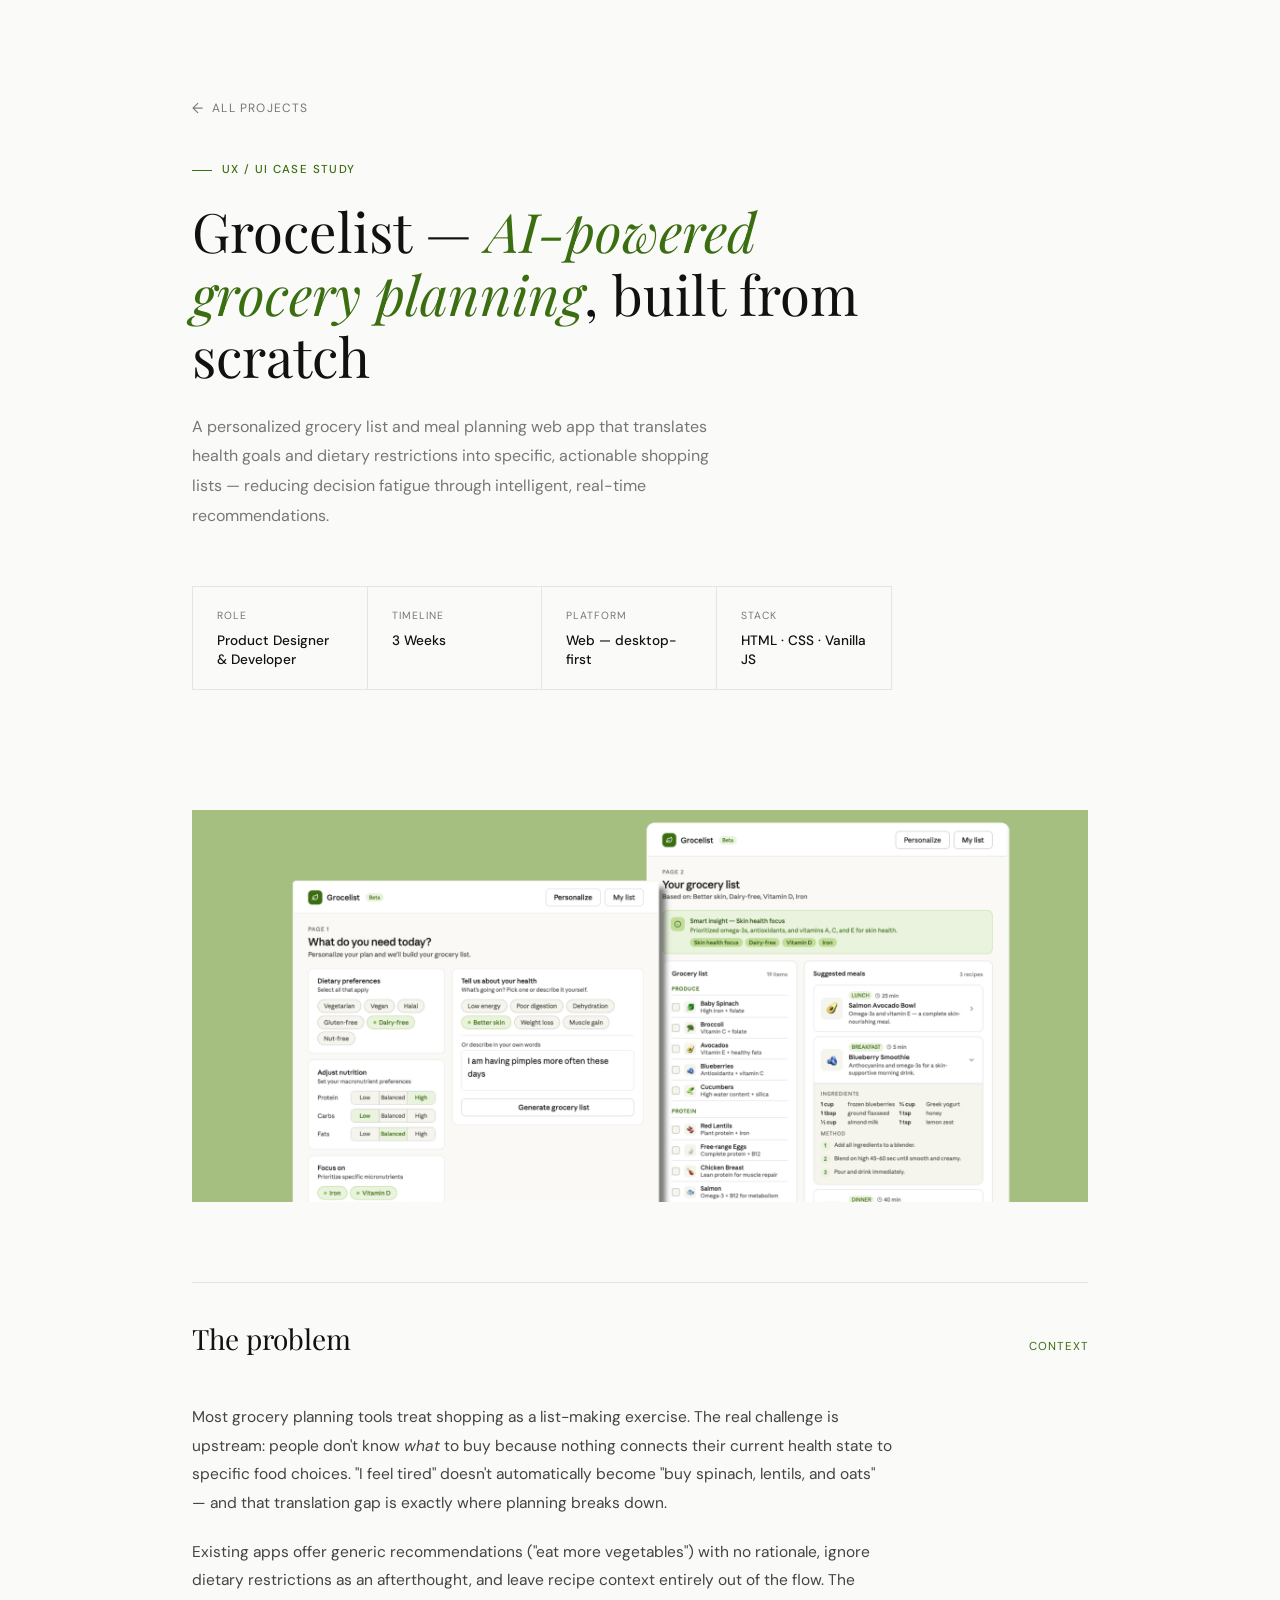
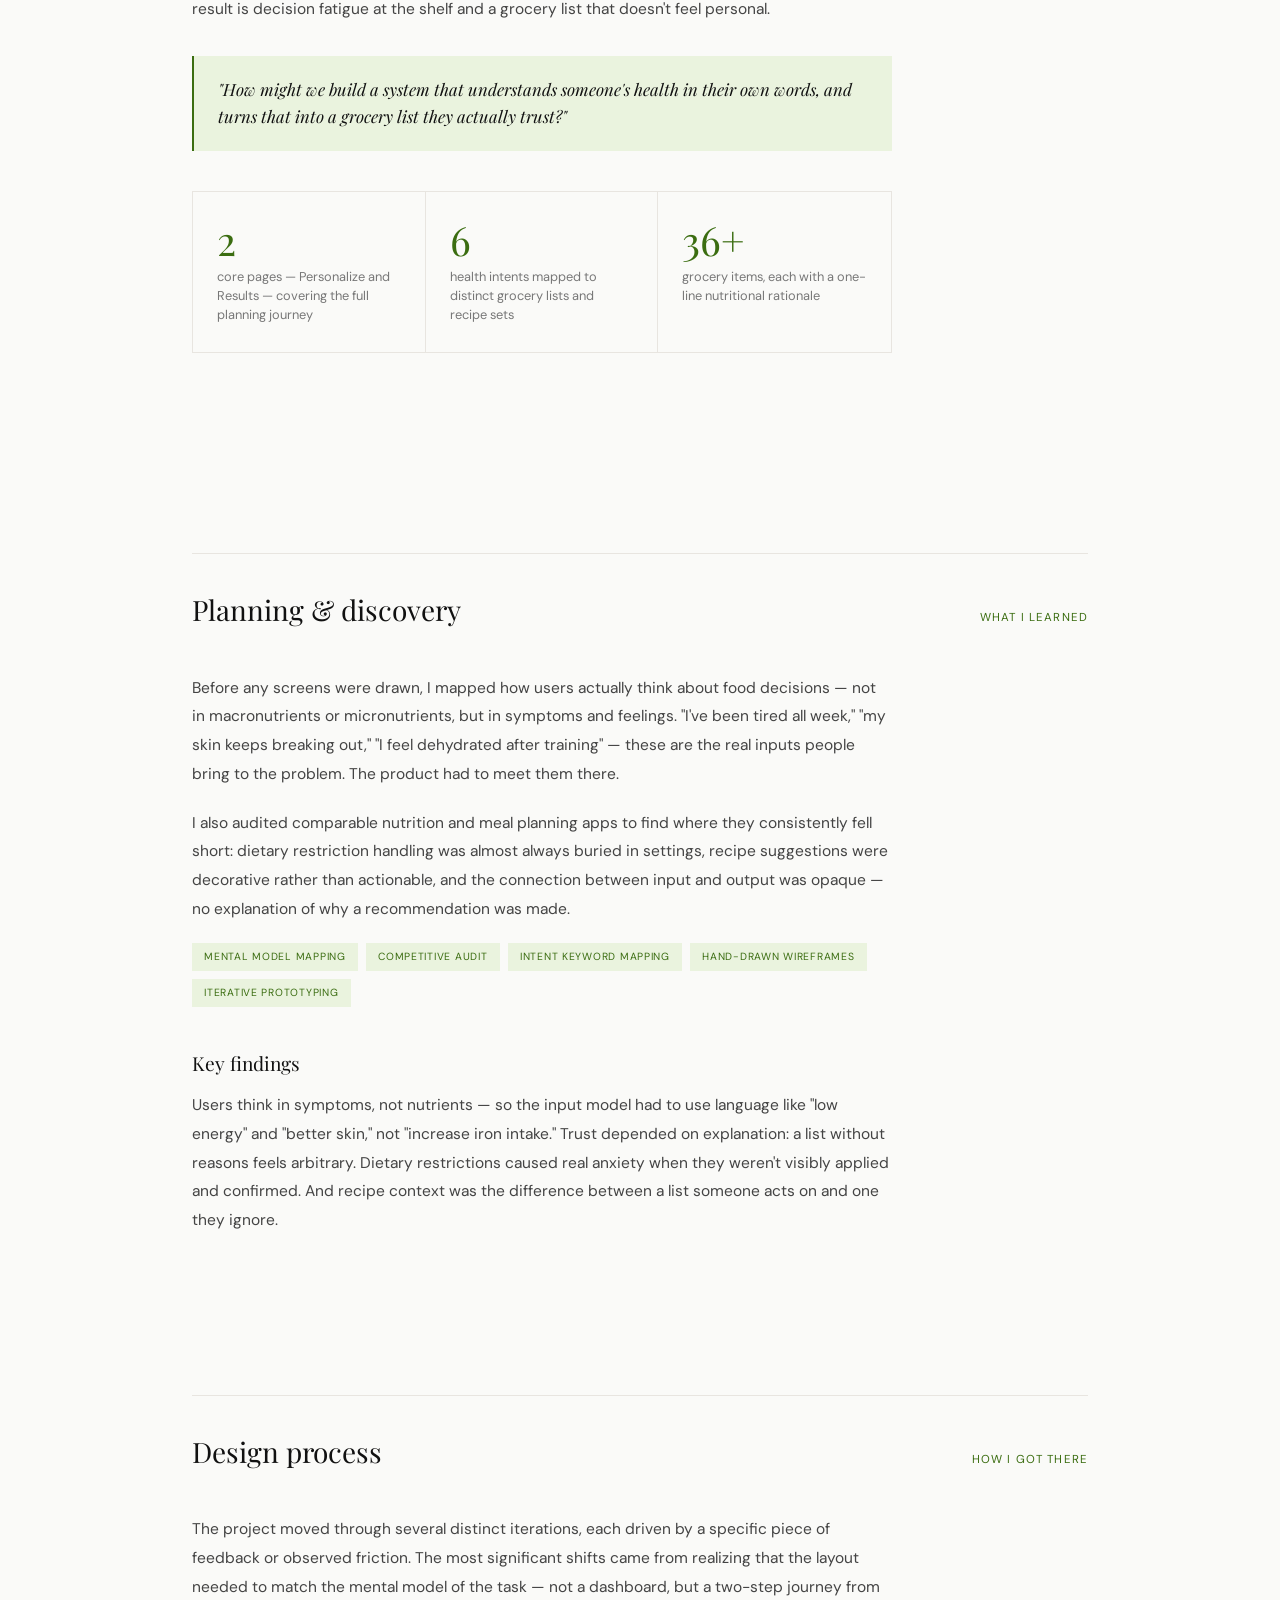
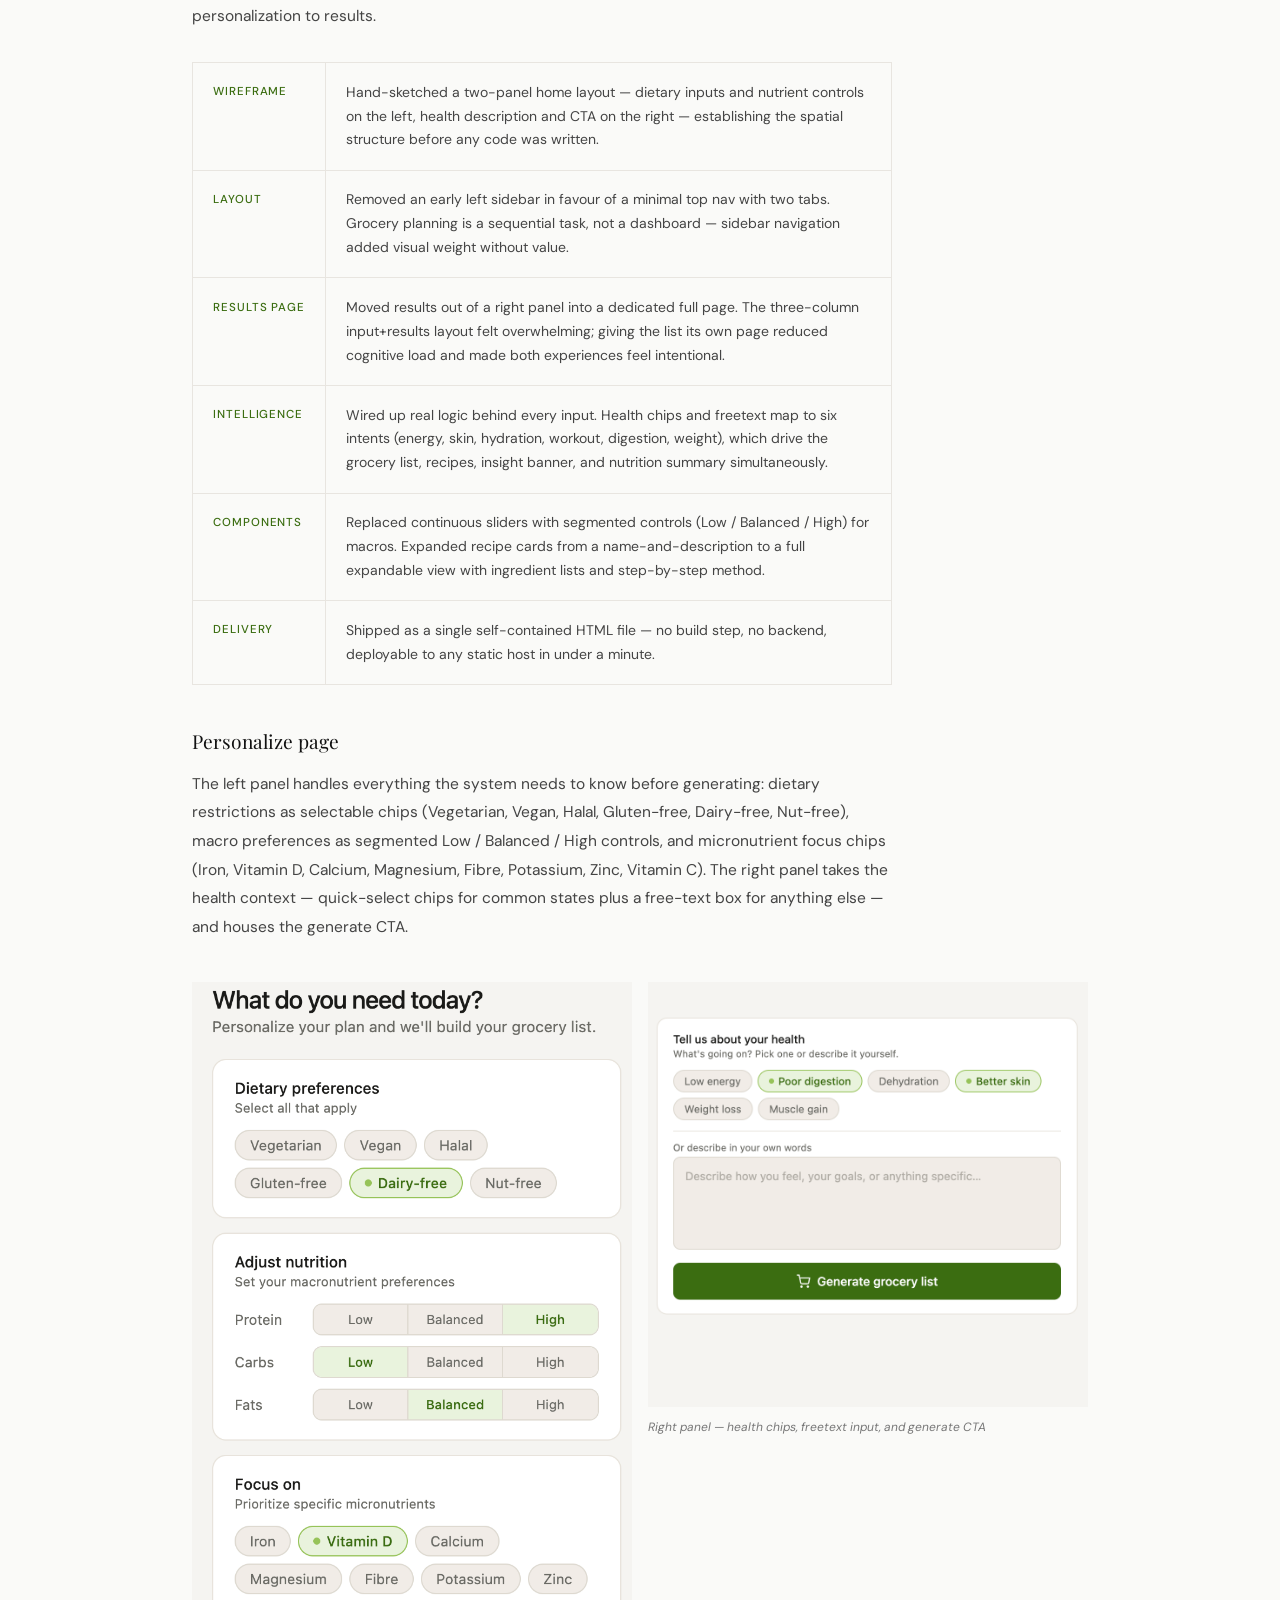
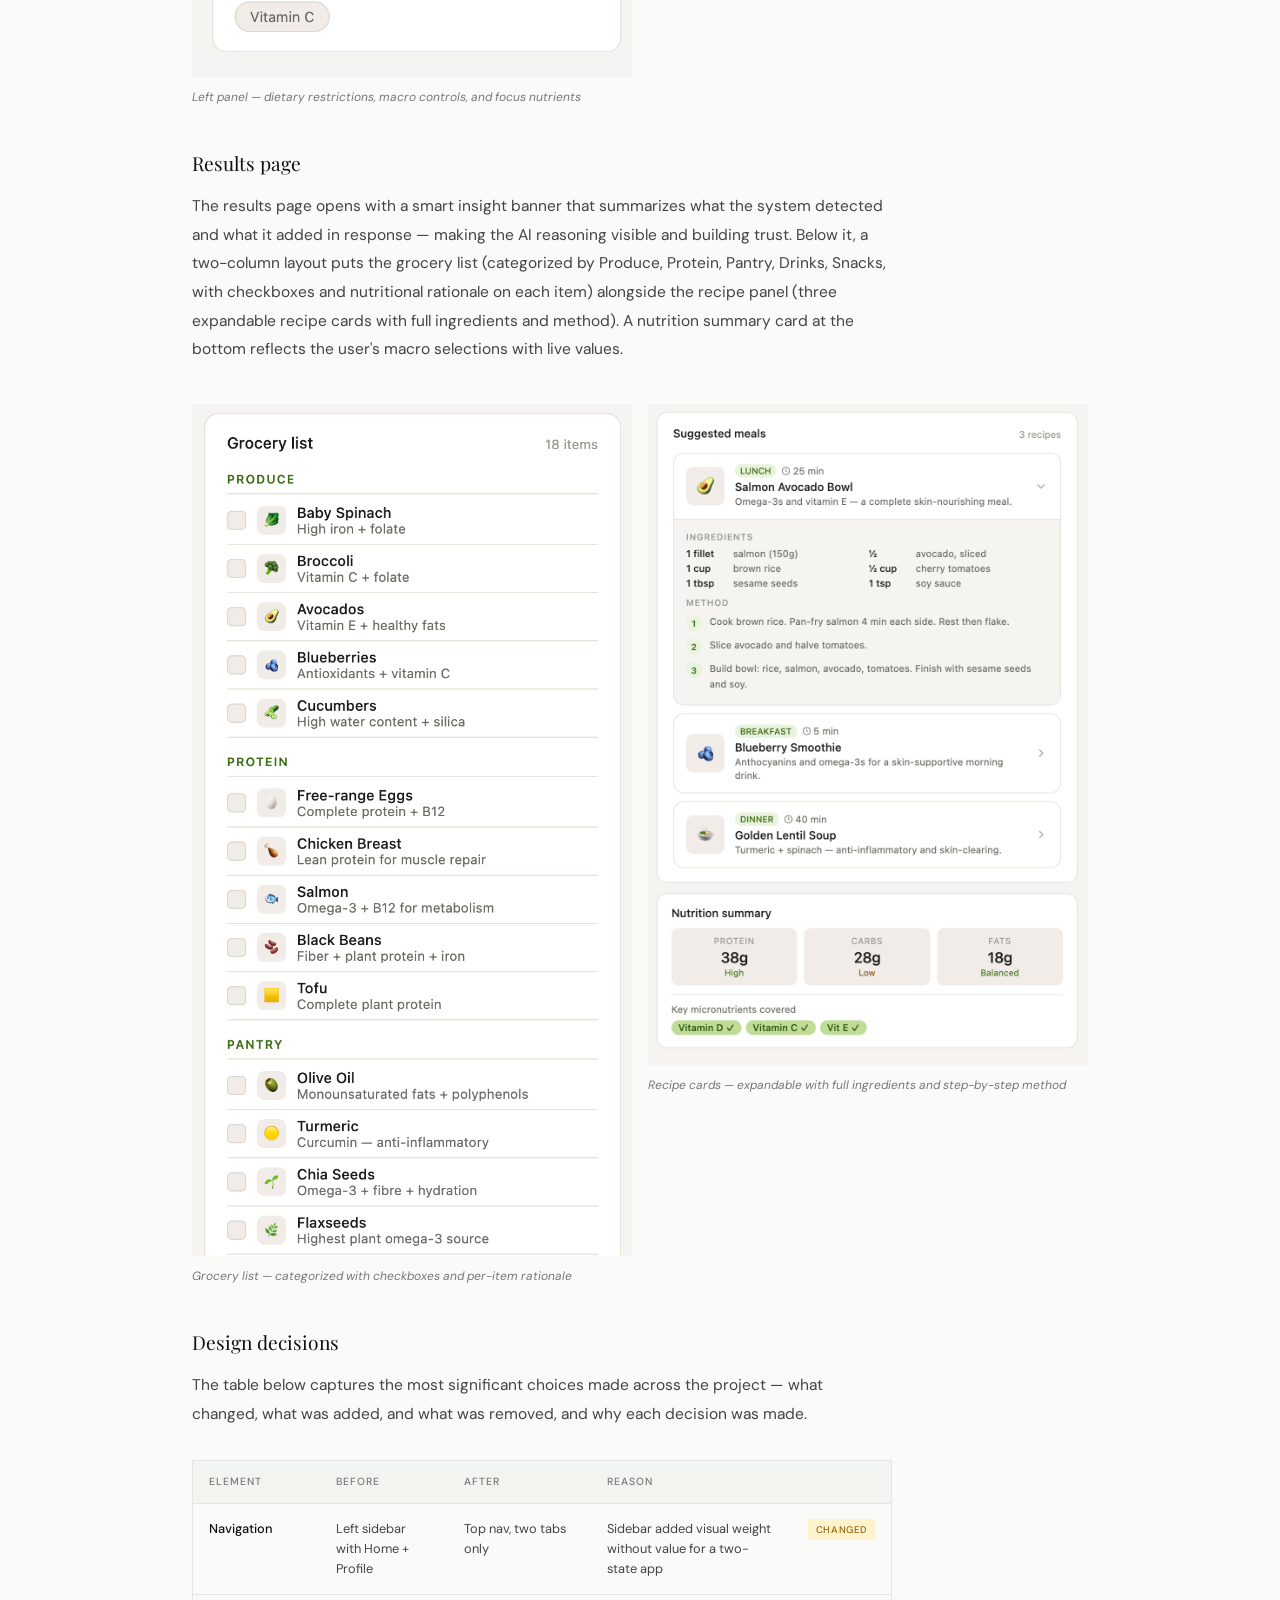
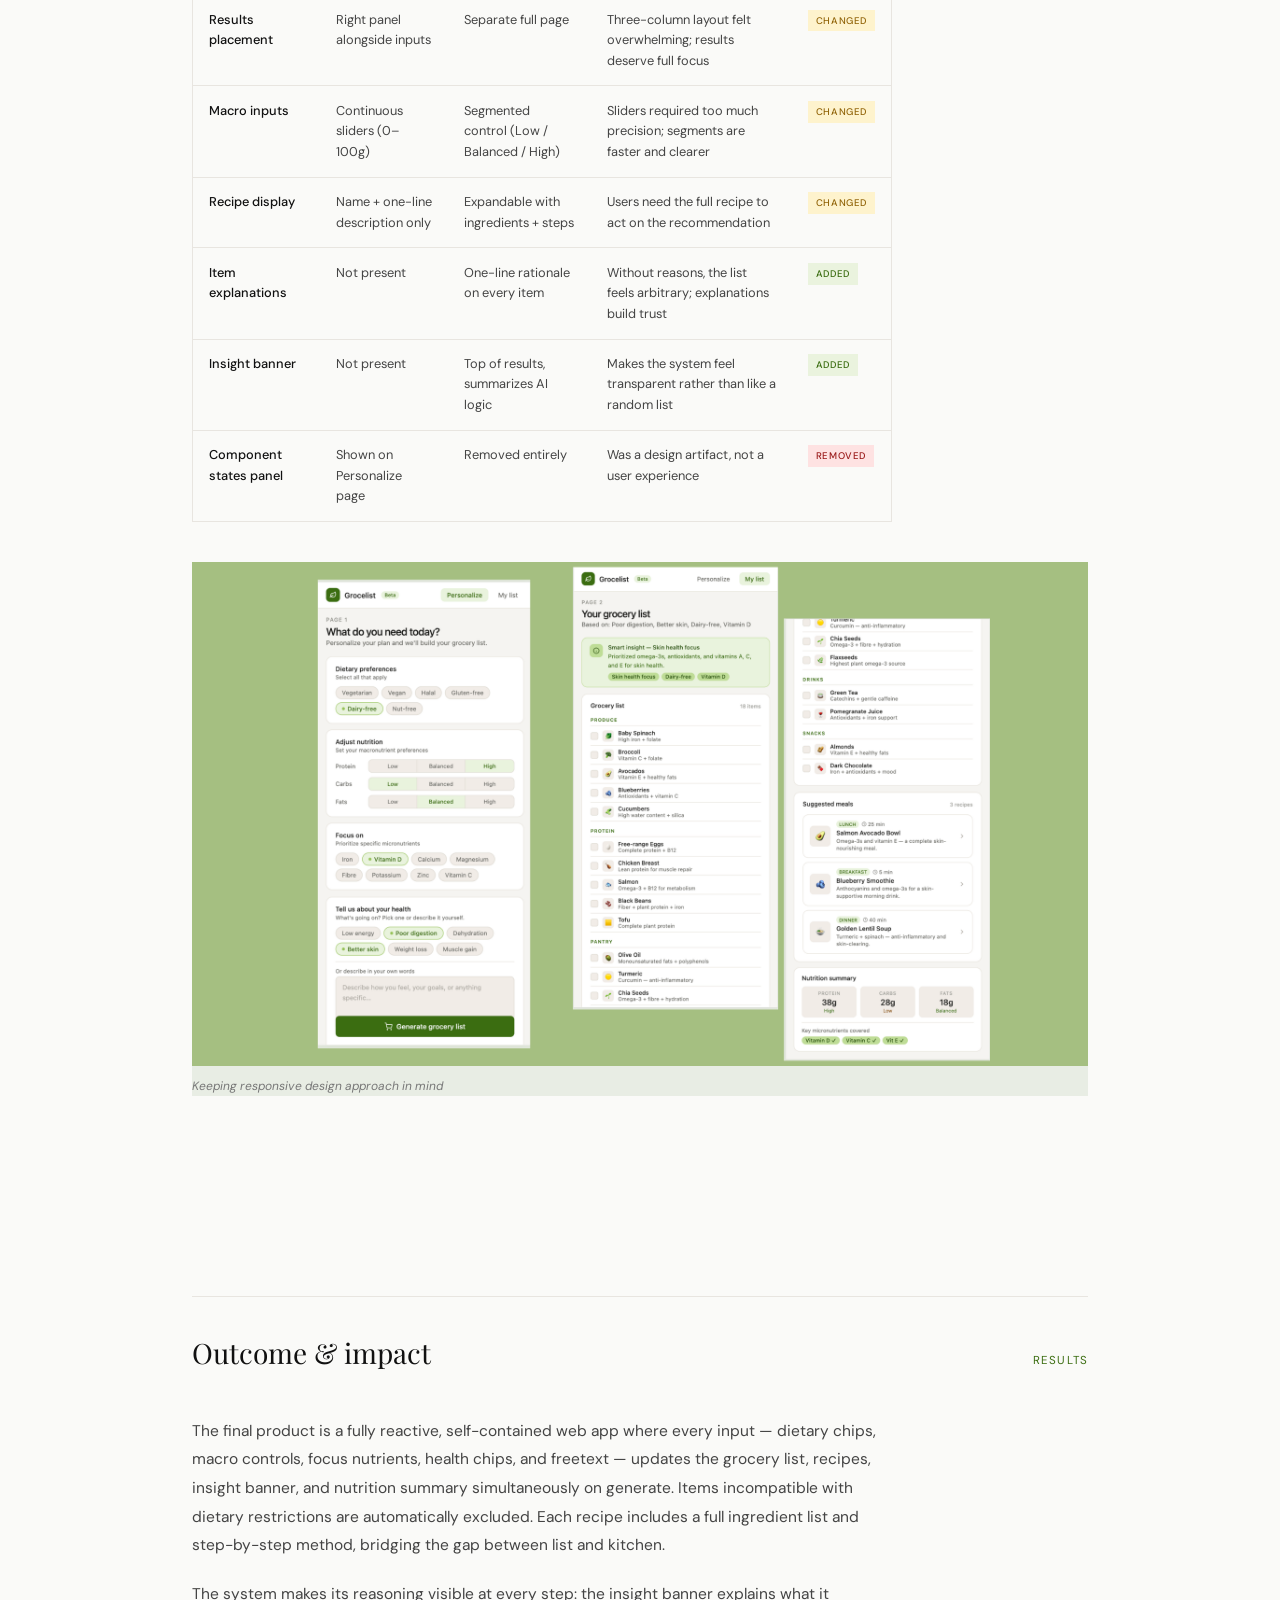
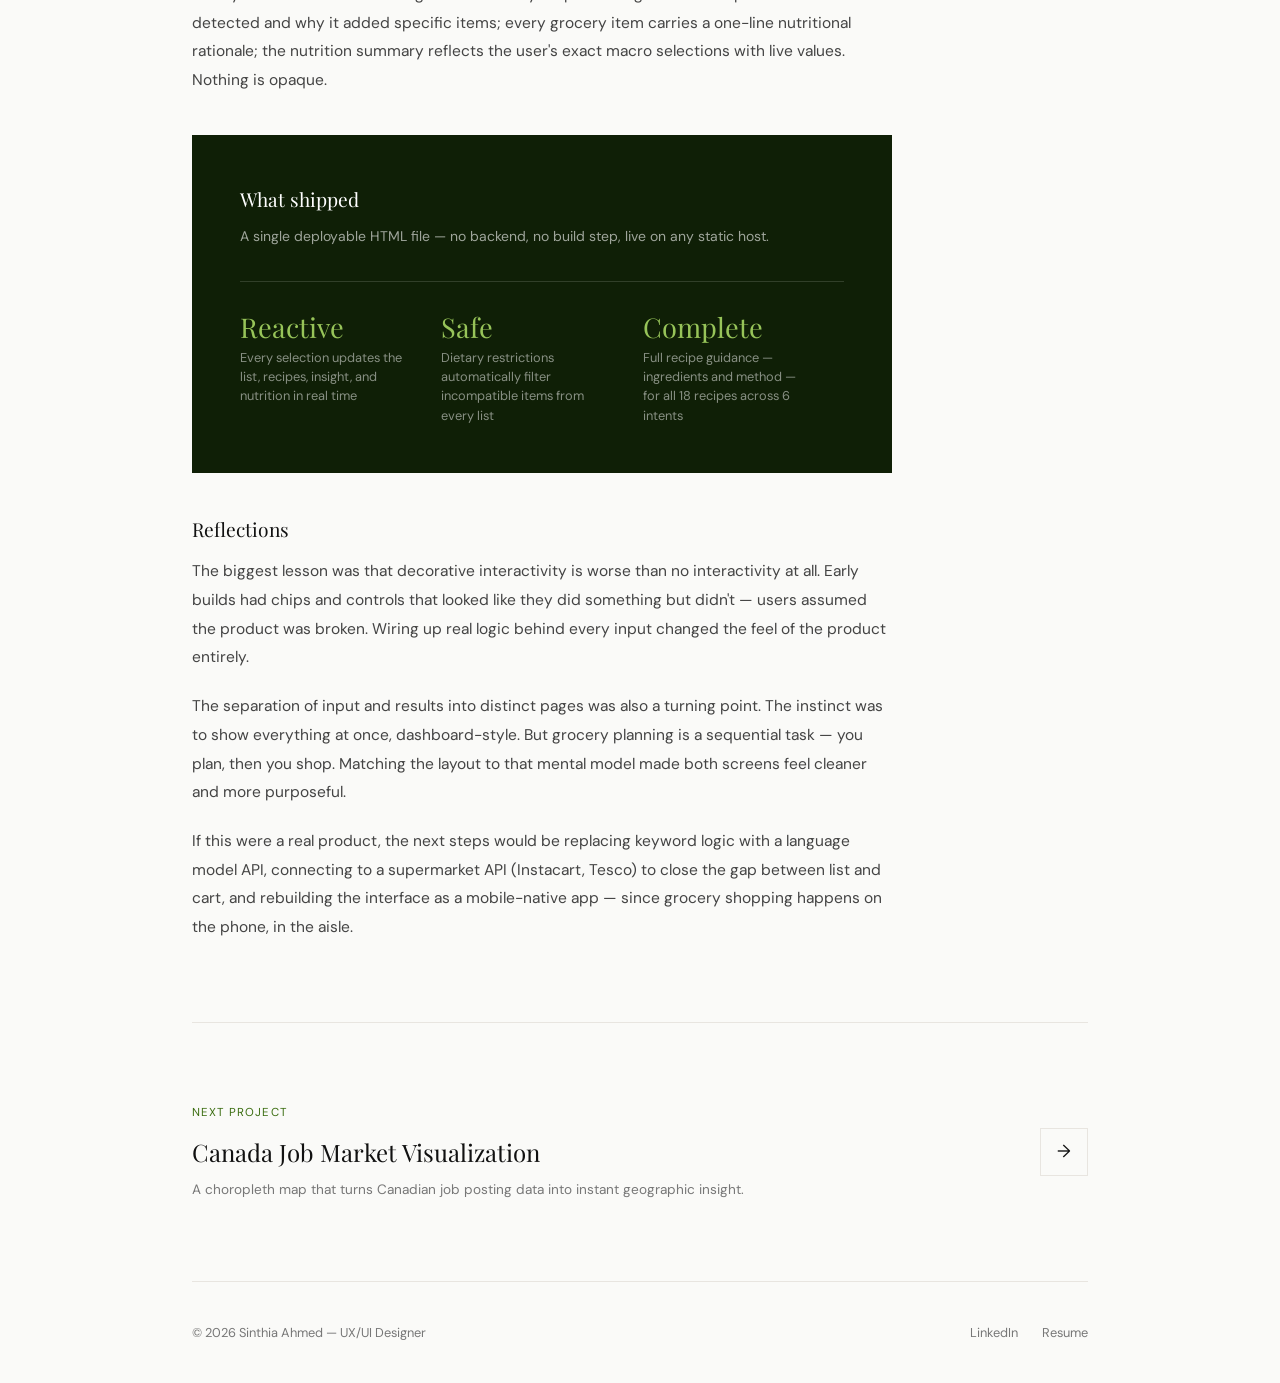
<file: projects/grocelist/grocelist-case-study.html>
<!DOCTYPE html>
<html lang="en">
<head>
  <meta charset="UTF-8" />
  <meta name="viewport" content="width=device-width, initial-scale=1.0" />
  <title>Case Study — Grocelist AI Grocery Planner</title>
  <link rel="preconnect" href="https://fonts.googleapis.com" />
  <link rel="preconnect" href="https://fonts.gstatic.com" crossorigin />
  <link href="https://fonts.googleapis.com/css2?family=Playfair+Display:ital,wght@0,400;0,500;1,400&family=DM+Sans:wght@300;400;500&display=swap" rel="stylesheet" />
  <style>
    *, *::before, *::after { margin: 0; padding: 0; box-sizing: border-box; }

    :root {
      --text:        #111111;
      --text-muted:  #777777;
      --border:      #e8e5e0;
      --bg:          #fafaf8;
      --card:        #ffffff;
      --warm-1:      #e8ede4;
      --warm-2:      #f2f5ef;
      --accent:      #3B6D11;
      --accent-soft: #EAF3DE;
      --serif:       'Playfair Display', Georgia, serif;
      --sans:        'DM Sans', sans-serif;
      --col:         700px;
    }

    html { scroll-behavior: smooth; }

    body {
      font-family: var(--sans);
      background: var(--bg);
      color: var(--text);
      font-size: 15px;
      line-height: 1.7;
      -webkit-font-smoothing: antialiased;
    }

    .site {
      max-width: 960px;
      margin: 0 auto;
      padding: 0 2rem;
    }

    /* ── NAV ── */
    nav {
      display: flex;
      justify-content: space-between;
      align-items: center;
      padding: 2rem 0;
      border-bottom: 1px solid var(--border);
      position: sticky;
      top: 0;
      background: var(--bg);
      z-index: 100;
    }

    .logo {
      display: flex;
      align-items: center;
      gap: 0.5rem;
      text-decoration: none;
      color: var(--text);
      font-family: var(--serif);
      font-size: 1.05rem;
    }

    .logo .dot { width: 7px; height: 7px; border-radius: 50%; background: var(--accent); display: inline-block; }
    .logo:hover { opacity: 0.75; }

    .nav-links {
      display: flex;
      gap: 2rem;
      list-style: none;
    }

    .nav-links a {
      color: var(--text-muted);
      text-decoration: none;
      font-size: 0.8rem;
      letter-spacing: 0.06em;
      text-transform: uppercase;
      transition: color 0.2s;
    }

    .nav-links a:hover { color: var(--accent); }

    /* ── HERO ── */
    .cs-hero {
      padding: 6rem 0 4rem;
      max-width: var(--col);
      opacity: 0;
      transform: translateY(20px);
      animation: fadeUp 0.8s ease forwards 0.1s;
    }

    .back-link {
      display: inline-flex;
      align-items: center;
      gap: 0.5rem;
      font-size: 0.75rem;
      text-transform: uppercase;
      letter-spacing: 0.1em;
      color: var(--text-muted);
      text-decoration: none;
      margin-bottom: 2.5rem;
      transition: color 0.2s;
    }

    .back-link:hover { color: var(--accent); }
    .back-link::before { content: '←'; font-size: 0.9rem; }

    .hero-eyebrow {
      font-size: 0.72rem;
      text-transform: uppercase;
      letter-spacing: 0.12em;
      color: var(--accent);
      font-weight: 500;
      margin-bottom: 1.25rem;
      display: flex;
      align-items: center;
      gap: 0.6rem;
    }

    .hero-eyebrow::before {
      content: '';
      display: inline-block;
      width: 20px;
      height: 1px;
      background: var(--accent);
    }

    .cs-hero h1 {
      font-family: var(--serif);
      font-size: clamp(2.4rem, 5vw, 3.4rem);
      font-weight: 400;
      line-height: 1.15;
      margin-bottom: 1.5rem;
    }

    .cs-hero h1 em {
      font-style: italic;
      color: var(--accent);
    }

    .cs-hero .hero-desc {
      color: var(--text-muted);
      font-size: 1rem;
      max-width: 540px;
      line-height: 1.85;
      margin-bottom: 2.5rem;
    }

    /* ── META ROW ── */
    .meta-row {
      display: grid;
      grid-template-columns: repeat(4, 1fr);
      gap: 0;
      border: 1px solid var(--border);
      margin: 3.5rem 0 0;
    }

    .meta-cell {
      padding: 1.25rem 1.5rem;
      border-right: 1px solid var(--border);
    }

    .meta-cell:last-child { border-right: none; }

    .meta-label {
      font-size: 0.65rem;
      text-transform: uppercase;
      letter-spacing: 0.1em;
      color: var(--text-muted);
      margin-bottom: 0.4rem;
    }

    .meta-value {
      font-size: 0.85rem;
      font-weight: 500;
      color: var(--text);
      line-height: 1.4;
    }

    /* ── HERO IMAGE ── */
    .hero-img-wrap {
      width: 100%;
      aspect-ratio: 16 / 7;
      background: var(--warm-1);
      margin: 3.5rem 0 0;
      overflow: hidden;
      display: flex;
      align-items: center;
      justify-content: center;
      opacity: 0;
      transform: translateY(16px);
      animation: fadeUp 0.8s ease forwards 0.35s;
    }

    /* Hero placeholder — replace with a screenshot when available */
    .hero-placeholder {
      width: 100%;
      height: 100%;
      display: flex;
      flex-direction: column;
      align-items: center;
      justify-content: center;
      gap: 1rem;
      background: linear-gradient(135deg, #d4e8c2 0%, #eaf3de 60%, #c8deb4 100%);
    }

    .hero-placeholder .ph-label {
      font-family: var(--serif);
      font-size: 1.4rem;
      color: var(--accent);
      font-style: italic;
    }

    .hero-placeholder .ph-sub {
      font-size: 0.75rem;
      text-transform: uppercase;
      letter-spacing: 0.12em;
      color: #5a9a20;
    }

    .hero-img-wrap img { width: 100%; height: 100%; object-fit: cover; object-position: top; display: block; }

    /* ── SECTION STRUCTURE ── */
    .cs-section { padding: 5rem 0; }

    .section-header {
      display: flex;
      justify-content: space-between;
      align-items: baseline;
      border-top: 1px solid var(--border);
      padding-top: 2rem;
      margin-bottom: 2.5rem;
    }

    .section-header h2 {
      font-family: var(--serif);
      font-size: 1.75rem;
      font-weight: 400;
    }

    .section-header span {
      font-size: 0.72rem;
      text-transform: uppercase;
      letter-spacing: 0.1em;
      color: var(--accent);
    }

    .body-col { max-width: var(--col); }

    .body-col p {
      color: #444;
      margin-bottom: 1.25rem;
      font-size: 0.97rem;
      line-height: 1.85;
    }

    .body-col p:last-child { margin-bottom: 0; }

    h3 {
      font-family: var(--serif);
      font-size: 1.2rem;
      font-weight: 400;
      margin: 2.5rem 0 0.75rem;
    }

    /* ── CALLOUT ── */
    .callout {
      border-left: 2px solid var(--accent);
      padding: 1.25rem 1.5rem;
      margin: 2rem 0;
      background: var(--accent-soft);
    }

    .callout p {
      font-family: var(--serif);
      font-style: italic;
      font-size: 1.05rem;
      color: var(--text);
      margin: 0;
      line-height: 1.65;
    }

    /* ── STAT ROW ── */
    .stat-row {
      display: grid;
      grid-template-columns: repeat(3, 1fr);
      border: 1px solid var(--border);
      margin: 2.5rem 0;
    }

    .stat-cell {
      padding: 1.75rem 1.5rem;
      border-right: 1px solid var(--border);
    }

    .stat-cell:last-child { border-right: none; }

    .stat-number {
      font-family: var(--serif);
      font-size: 2.5rem;
      font-weight: 400;
      line-height: 1;
      margin-bottom: 0.4rem;
      color: var(--accent);
    }

    .stat-desc {
      font-size: 0.8rem;
      color: var(--text-muted);
      line-height: 1.5;
    }

    /* ── TAGS ── */
    .tag-list {
      display: flex;
      flex-wrap: wrap;
      gap: 0.5rem;
      margin: 1.25rem 0 2rem;
    }

    .tag {
      font-size: 0.65rem;
      text-transform: uppercase;
      letter-spacing: 0.07em;
      color: var(--accent);
      border: 1px solid var(--accent-soft);
      background: var(--accent-soft);
      padding: 0.25rem 0.7rem;
    }

    /* ── IMAGE SLOTS ── */
    .img-full {
      width: 100%;
      background: var(--warm-1);
      margin: 2.5rem 0;
      overflow: hidden;
      display: flex;
      align-items: center;
      justify-content: center;
    }

    .img-full img { width: 100%; height: auto; display: block; }

    .img-grid-2 {
      display: grid;
      grid-template-columns: 1fr 1fr;
      gap: 1rem;
      margin: 2.5rem 0 0.5rem;
    }

    .img-grid-3 {
      display: grid;
      grid-template-columns: 1fr 1fr 1fr;
      gap: 1rem;
      margin: 2.5rem 0 0.5rem;
    }

    .img-slot {
      width: 100%;
      background: var(--warm-1);
      display: flex;
      align-items: center;
      justify-content: center;
      min-height: 200px;
      position: relative;
      overflow: hidden;
    }

    .img-slot img {
      width: 100%;
      height: auto;
      display: block;
      object-fit: cover;
    }

    /* Placeholder for image slots without screenshots yet */
    .img-slot-ph {
      width: 100%;
      min-height: 200px;
      background: var(--warm-1);
      display: flex;
      flex-direction: column;
      align-items: center;
      justify-content: center;
      gap: 0.5rem;
      padding: 2rem;
    }

    .img-slot-ph .ph-icon {
      font-size: 2rem;
      opacity: 0.4;
    }

    .img-slot-ph .ph-text {
      font-size: 0.72rem;
      text-transform: uppercase;
      letter-spacing: 0.1em;
      color: var(--text-muted);
      text-align: center;
    }

    .img-caption {
      font-size: 0.75rem;
      color: var(--text-muted);
      margin-top: 0.6rem;
      font-style: italic;
    }

    /* ── PROCESS TABLE ── */
    .process-table {
      width: 100%;
      border: 1px solid var(--border);
      border-collapse: collapse;
      margin: 2rem 0;
      font-size: 0.875rem;
    }

    .process-table tr { border-bottom: 1px solid var(--border); }
    .process-table tr:last-child { border-bottom: none; }

    .process-table td {
      padding: 1.1rem 1.25rem;
      vertical-align: top;
    }

    .process-table td:first-child {
      width: 110px;
      color: var(--accent);
      font-weight: 500;
      font-size: 0.72rem;
      text-transform: uppercase;
      letter-spacing: 0.08em;
      border-right: 1px solid var(--border);
      white-space: nowrap;
      padding-top: 1.2rem;
    }

    .process-table td:last-child { color: #444; line-height: 1.7; }

    /* ── DECISION TABLE ── */
    .decision-table {
      width: 100%;
      border: 1px solid var(--border);
      border-collapse: collapse;
      margin: 2rem 0;
      font-size: 0.8rem;
    }

    .decision-table th {
      text-align: left;
      padding: 0.75rem 1rem;
      font-size: 0.65rem;
      text-transform: uppercase;
      letter-spacing: 0.1em;
      color: var(--text-muted);
      font-weight: 500;
      border-bottom: 1px solid var(--border);
      background: var(--warm-2);
    }

    .decision-table td {
      padding: 0.9rem 1rem;
      border-bottom: 1px solid var(--border);
      color: #444;
      vertical-align: top;
      line-height: 1.6;
    }

    .decision-table tr:last-child td { border-bottom: none; }
    .decision-table .dt-name { font-weight: 500; color: var(--text); }

    .badge {
      display: inline-block;
      font-size: 0.6rem;
      padding: 0.2rem 0.5rem;
      text-transform: uppercase;
      letter-spacing: 0.06em;
      font-weight: 500;
    }

    .badge-changed { background: #FEF3CD; color: #92650A; }
    .badge-added   { background: var(--accent-soft); color: var(--accent); }
    .badge-removed { background: #FEE2E2; color: #9B1C1C; }

    /* ── OUTCOME BAND ── */
    .outcome-band {
      background: #0f1f06;
      color: #fff;
      padding: 3rem;
      margin: 2.5rem 0;
    }

    .outcome-band h3 {
      font-family: var(--serif);
      font-size: 1.2rem;
      font-weight: 400;
      color: #fff;
      margin: 0 0 0.5rem;
    }

    .outcome-band p { color: rgba(255,255,255,0.6); font-size: 0.875rem; margin: 0 0 2rem; }

    .outcome-stats {
      display: grid;
      grid-template-columns: repeat(3, 1fr);
      gap: 0;
      border-top: 1px solid rgba(255,255,255,0.14);
      padding-top: 2rem;
    }

    .outcome-stat { padding-right: 2rem; }
    .outcome-stat .stat-number { color: #97C459; font-size: 1.7rem; }
    .outcome-stat .stat-desc   { color: rgba(255,255,255,0.5); }

    /* ── NEXT PROJECT ── */
    .next-project {
      padding: 5rem 0;
      border-top: 1px solid var(--border);
      display: flex;
      justify-content: space-between;
      align-items: center;
    }

    .next-project .label {
      font-size: 0.72rem;
      text-transform: uppercase;
      letter-spacing: 0.1em;
      color: var(--accent);
      margin-bottom: 0.6rem;
    }

    .next-project h2 {
      font-family: var(--serif);
      font-size: 1.5rem;
      font-weight: 400;
      margin-bottom: 0.3rem;
    }

    .next-project p { font-size: 0.85rem; color: var(--text-muted); }

    .next-arrow {
      flex-shrink: 0;
      width: 48px;
      height: 48px;
      border: 1px solid var(--border);
      display: flex;
      align-items: center;
      justify-content: center;
      text-decoration: none;
      color: var(--text);
      font-size: 1.1rem;
      transition: border-color 0.2s, background 0.2s, color 0.2s;
      margin-left: 2rem;
    }

    .next-arrow:hover { border-color: var(--accent); background: var(--accent); color: #fff; }

    /* ── FOOTER ── */
    footer {
      border-top: 1px solid var(--border);
      padding: 2.5rem 0;
      display: flex;
      justify-content: space-between;
      align-items: center;
    }

    footer p { font-size: 0.8rem; color: var(--text-muted); }

    .footer-links { display: flex; gap: 1.5rem; }

    .footer-links a {
      font-size: 0.8rem;
      color: var(--text-muted);
      text-decoration: none;
      transition: color 0.2s;
    }

    .footer-links a:hover { color: var(--accent); }

    /* ── ANIMATIONS ── */
    @keyframes fadeUp {
      to { opacity: 1; transform: translateY(0); }
    }

    .fade-in {
      opacity: 0;
      transform: translateY(16px);
      transition: opacity 0.6s ease, transform 0.6s ease;
    }

    .fade-in.visible { opacity: 1; transform: translateY(0); }

    /* ── RESPONSIVE ── */
    @media (max-width: 720px) {
      .meta-row { grid-template-columns: 1fr 1fr; }
      .meta-cell { border-bottom: 1px solid var(--border); }
      .stat-row { grid-template-columns: 1fr; }
      .stat-cell { border-right: none; border-bottom: 1px solid var(--border); }
      .img-grid-2, .img-grid-3 { grid-template-columns: 1fr; }
      .outcome-stats { grid-template-columns: 1fr; gap: 1.5rem; }
      .next-project { flex-direction: column; align-items: flex-start; gap: 2rem; }
      footer { flex-direction: column; gap: 1rem; text-align: center; }
      .outcome-band { padding: 2rem 1.5rem; }
      .decision-table { font-size: 0.72rem; }
    }

    @media (prefers-reduced-motion: reduce) {
      *, .fade-in { transition: none !important; animation: none !important; opacity: 1 !important; transform: none !important; }
    }
  </style>
</head>
<body>

<div class="site">

  <!-- ── NAV ── 
  <nav>
    <a href="../../index.html#work" class="logo"><span class="dot"></span>Sinthia Ahmed</a>
    <ul class="nav-links">
      <li><a href="../../index.html#work">Work</a></li>
      <li><a href="../../index.html#about">About</a></li>
      <li><a href="../../index.html#skills">Skills</a></li>
      <li><a href="../../index.html#contact">Contact</a></li>
    </ul>
  </nav>-->

  <!-- ── HERO ── -->
  <div class="cs-hero">
    <a href="../../index.html#work" class="back-link">All projects</a>
    <div class="hero-eyebrow">UX / UI Case Study</div>
    <h1>Grocelist — <em>AI-powered grocery planning</em>, built from scratch</h1>
    <p class="hero-desc">A personalized grocery list and meal planning web app that translates health goals and dietary restrictions into specific, actionable shopping lists — reducing decision fatigue through intelligent, real-time recommendations.</p>

    <div class="meta-row">
      <div class="meta-cell">
        <div class="meta-label">Role</div>
        <div class="meta-value">Product Designer &amp; Developer</div>
      </div>
      <div class="meta-cell">
        <div class="meta-label">Timeline</div>
        <div class="meta-value">3 Weeks</div>
      </div>
      <div class="meta-cell">
        <div class="meta-label">Platform</div>
        <div class="meta-value">Web — desktop-first</div>
      </div>
      <div class="meta-cell">
        <div class="meta-label">Stack</div>
        <div class="meta-value">HTML · CSS · Vanilla JS</div>
      </div>
    </div>
  </div>

  <!-- ── HERO IMAGE ── -->
  <!-- Replace the placeholder below with: <img src="image/grocelist-hero.png" alt="Grocelist app — personalize and results screens" /> -->
  <div class="hero-img-wrap">
    <img src="image/hero.png" alt="Grocelist app — personalize and results screens" /> 
  </div>

  <!-- ── THE PROBLEM ── -->
  <section class="cs-section">
    <div class="section-header fade-in">
      <h2>The problem</h2>
      <span>Context</span>
    </div>

    <div class="body-col fade-in">
      <p>Most grocery planning tools treat shopping as a list-making exercise. The real challenge is upstream: people don't know <em>what</em> to buy because nothing connects their current health state to specific food choices. "I feel tired" doesn't automatically become "buy spinach, lentils, and oats" — and that translation gap is exactly where planning breaks down.</p>

      <p>Existing apps offer generic recommendations ("eat more vegetables") with no rationale, ignore dietary restrictions as an afterthought, and leave recipe context entirely out of the flow. The result is decision fatigue at the shelf and a grocery list that doesn't feel personal.</p>

      <div class="callout">
        <p>"How might we build a system that understands someone's health in their own words, and turns that into a grocery list they actually trust?"</p>
      </div>

      <div class="stat-row fade-in">
        <div class="stat-cell">
          <div class="stat-number">2</div>
          <div class="stat-desc">core pages — Personalize and Results — covering the full planning journey</div>
        </div>
        <div class="stat-cell">
          <div class="stat-number">6</div>
          <div class="stat-desc">health intents mapped to distinct grocery lists and recipe sets</div>
        </div>
        <div class="stat-cell">
          <div class="stat-number">36+</div>
          <div class="stat-desc">grocery items, each with a one-line nutritional rationale</div>
        </div>
      </div>
    </div>
  </section>

  <!-- ── RESEARCH / PLANNING ── -->
  <section class="cs-section">
    <div class="section-header fade-in">
      <h2>Planning &amp; discovery</h2>
      <span>What I learned</span>
    </div>

    <div class="body-col fade-in">
      <p>Before any screens were drawn, I mapped how users actually think about food decisions — not in macronutrients or micronutrients, but in symptoms and feelings. "I've been tired all week," "my skin keeps breaking out," "I feel dehydrated after training" — these are the real inputs people bring to the problem. The product had to meet them there.</p>

      <p>I also audited comparable nutrition and meal planning apps to find where they consistently fell short: dietary restriction handling was almost always buried in settings, recipe suggestions were decorative rather than actionable, and the connection between input and output was opaque — no explanation of why a recommendation was made.</p>

      <div class="tag-list">
        <span class="tag">Mental model mapping</span>
        <span class="tag">Competitive audit</span>
        <span class="tag">Intent keyword mapping</span>
        <span class="tag">Hand-drawn wireframes</span>
        <span class="tag">Iterative prototyping</span>
      </div>

      <h3>Key findings</h3>
      <p>Users think in symptoms, not nutrients — so the input model had to use language like "low energy" and "better skin," not "increase iron intake." Trust depended on explanation: a list without reasons feels arbitrary. Dietary restrictions caused real anxiety when they weren't visibly applied and confirmed. And recipe context was the difference between a list someone acts on and one they ignore.</p>
    </div>
  </section>

  <!-- ── DESIGN PROCESS ── -->
  <section class="cs-section">
    <div class="section-header fade-in">
      <h2>Design process</h2>
      <span>How I got there</span>
    </div>

    <div class="body-col fade-in">
      <p>The project moved through several distinct iterations, each driven by a specific piece of feedback or observed friction. The most significant shifts came from realizing that the layout needed to match the mental model of the task — not a dashboard, but a two-step journey from personalization to results.</p>

      <table class="process-table">
        <tr>
          <td>Wireframe</td>
          <td>Hand-sketched a two-panel home layout — dietary inputs and nutrient controls on the left, health description and CTA on the right — establishing the spatial structure before any code was written.</td>
        </tr>
        <tr>
          <td>Layout</td>
          <td>Removed an early left sidebar in favour of a minimal top nav with two tabs. Grocery planning is a sequential task, not a dashboard — sidebar navigation added visual weight without value.</td>
        </tr>
        <tr>
          <td>Results page</td>
          <td>Moved results out of a right panel into a dedicated full page. The three-column input+results layout felt overwhelming; giving the list its own page reduced cognitive load and made both experiences feel intentional.</td>
        </tr>
        <tr>
          <td>Intelligence</td>
          <td>Wired up real logic behind every input. Health chips and freetext map to six intents (energy, skin, hydration, workout, digestion, weight), which drive the grocery list, recipes, insight banner, and nutrition summary simultaneously.</td>
        </tr>
        <tr>
          <td>Components</td>
          <td>Replaced continuous sliders with segmented controls (Low / Balanced / High) for macros. Expanded recipe cards from a name-and-description to a full expandable view with ingredient lists and step-by-step method.</td>
        </tr>
        <tr>
          <td>Delivery</td>
          <td>Shipped as a single self-contained HTML file — no build step, no backend, deployable to any static host in under a minute.</td>
        </tr>
      </table>
    </div>

    <div class="body-col fade-in">
      <h3>Personalize page</h3>
      <p>The left panel handles everything the system needs to know before generating: dietary restrictions as selectable chips (Vegetarian, Vegan, Halal, Gluten-free, Dairy-free, Nut-free), macro preferences as segmented Low / Balanced / High controls, and micronutrient focus chips (Iron, Vitamin D, Calcium, Magnesium, Fibre, Potassium, Zinc, Vitamin C). The right panel takes the health context — quick-select chips for common states plus a free-text box for anything else — and houses the generate CTA.</p>
    </div>

    <!-- Replace placeholders with: <img src="image/grocelist-personalize.png" alt="..." /> -->
    <div class="img-grid-2 fade-in">
      <div>
        <div class="img-slot">
          <img src="image/leftPanel.png" alt="Left panel" />
        </div>
        <p class="img-caption">Left panel — dietary restrictions, macro controls, and focus nutrients</p>
      </div>
      <div>
        <div class="img-slot">
          <img src="image/rightPanel.png" alt="right panel" />
        </div>
        <p class="img-caption">Right panel — health chips, freetext input, and generate CTA</p>
      </div>
    </div>

    <div class="body-col fade-in">
      <h3>Results page</h3>
      <p>The results page opens with a smart insight banner that summarizes what the system detected and what it added in response — making the AI reasoning visible and building trust. Below it, a two-column layout puts the grocery list (categorized by Produce, Protein, Pantry, Drinks, Snacks, with checkboxes and nutritional rationale on each item) alongside the recipe panel (three expandable recipe cards with full ingredients and method). A nutrition summary card at the bottom reflects the user's macro selections with live values.</p>
    </div>

    <!-- Replace placeholders with actual screenshots -->
    <div class="img-grid-2 fade-in">
      <div>
        <div class="img-slot">
          <img src="image/grocerylist.png" alt="Grocery list" />
        </div>
        <p class="img-caption">Grocery list — categorized with checkboxes and per-item rationale</p>
      </div>
      <div>
        <div class="img-slot">
          <img src="image/recipelist.png" alt="recipe suggestion" />
        </div>
        <p class="img-caption">Recipe cards — expandable with full ingredients and step-by-step method</p>
      </div>
    </div>

    <div class="body-col fade-in">
      <h3>Design decisions</h3>
      <p>The table below captures the most significant choices made across the project — what changed, what was added, and what was removed, and why each decision was made.</p>
    </div>

    <div class="body-col fade-in">
      <table class="decision-table">
        <thead>
          <tr>
            <th>Element</th>
            <th>Before</th>
            <th>After</th>
            <th>Reason</th>
            <th></th>
          </tr>
        </thead>
        <tbody>
          <tr>
            <td class="dt-name">Navigation</td>
            <td>Left sidebar with Home + Profile</td>
            <td>Top nav, two tabs only</td>
            <td>Sidebar added visual weight without value for a two-state app</td>
            <td><span class="badge badge-changed">Changed</span></td>
          </tr>
          <tr>
            <td class="dt-name">Results placement</td>
            <td>Right panel alongside inputs</td>
            <td>Separate full page</td>
            <td>Three-column layout felt overwhelming; results deserve full focus</td>
            <td><span class="badge badge-changed">Changed</span></td>
          </tr>
          <tr>
            <td class="dt-name">Macro inputs</td>
            <td>Continuous sliders (0–100g)</td>
            <td>Segmented control (Low / Balanced / High)</td>
            <td>Sliders required too much precision; segments are faster and clearer</td>
            <td><span class="badge badge-changed">Changed</span></td>
          </tr>
          <tr>
            <td class="dt-name">Recipe display</td>
            <td>Name + one-line description only</td>
            <td>Expandable with ingredients + steps</td>
            <td>Users need the full recipe to act on the recommendation</td>
            <td><span class="badge badge-changed">Changed</span></td>
          </tr>
          <tr>
            <td class="dt-name">Item explanations</td>
            <td>Not present</td>
            <td>One-line rationale on every item</td>
            <td>Without reasons, the list feels arbitrary; explanations build trust</td>
            <td><span class="badge badge-added">Added</span></td>
          </tr>
          <tr>
            <td class="dt-name">Insight banner</td>
            <td>Not present</td>
            <td>Top of results, summarizes AI logic</td>
            <td>Makes the system feel transparent rather than like a random list</td>
            <td><span class="badge badge-added">Added</span></td>
          </tr>
          <tr>
            <td class="dt-name">Component states panel</td>
            <td>Shown on Personalize page</td>
            <td>Removed entirely</td>
            <td>Was a design artifact, not a user experience</td>
            <td><span class="badge badge-removed">Removed</span></td>
          </tr>
        </tbody>
      </table>
    </div>

    <!-- Wireframe sketch slot -->
    <div class="img-full">
      <div>
        <div class="img-slot">
          <img src="image/responsive.png" alt="Responsive design" />
        </div>
        <p class="img-caption">Keeping responsive design approach in mind</p>
      </div>
    </div>
  </section>

  <!-- ── OUTCOME ── -->
  <section class="cs-section">
    <div class="section-header fade-in">
      <h2>Outcome &amp; impact</h2>
      <span>Results</span>
    </div>

    <div class="body-col fade-in">
      <p>The final product is a fully reactive, self-contained web app where every input — dietary chips, macro controls, focus nutrients, health chips, and freetext — updates the grocery list, recipes, insight banner, and nutrition summary simultaneously on generate. Items incompatible with dietary restrictions are automatically excluded. Each recipe includes a full ingredient list and step-by-step method, bridging the gap between list and kitchen.</p>

      <p>The system makes its reasoning visible at every step: the insight banner explains what it detected and why it added specific items; every grocery item carries a one-line nutritional rationale; the nutrition summary reflects the user's exact macro selections with live values. Nothing is opaque.</p>

      <div class="outcome-band">
        <h3>What shipped</h3>
        <p>A single deployable HTML file — no backend, no build step, live on any static host.</p>
        <div class="outcome-stats">
          <div class="outcome-stat">
            <div class="stat-number">Reactive</div>
            <div class="stat-desc">Every selection updates the list, recipes, insight, and nutrition in real time</div>
          </div>
          <div class="outcome-stat">
            <div class="stat-number">Safe</div>
            <div class="stat-desc">Dietary restrictions automatically filter incompatible items from every list</div>
          </div>
          <div class="outcome-stat">
            <div class="stat-number">Complete</div>
            <div class="stat-desc">Full recipe guidance — ingredients and method — for all 18 recipes across 6 intents</div>
          </div>
        </div>
      </div>

      <h3>Reflections</h3>
      <p>The biggest lesson was that decorative interactivity is worse than no interactivity at all. Early builds had chips and controls that looked like they did something but didn't — users assumed the product was broken. Wiring up real logic behind every input changed the feel of the product entirely.</p>

      <p>The separation of input and results into distinct pages was also a turning point. The instinct was to show everything at once, dashboard-style. But grocery planning is a sequential task — you plan, then you shop. Matching the layout to that mental model made both screens feel cleaner and more purposeful.</p>

      <p>If this were a real product, the next steps would be replacing keyword logic with a language model API, connecting to a supermarket API (Instacart, Tesco) to close the gap between list and cart, and rebuilding the interface as a mobile-native app — since grocery shopping happens on the phone, in the aisle.</p>
    </div>
  </section>

  <!-- ── NEXT PROJECT ── -->
  <div class="next-project fade-in">
    <div>
      <div class="label">Next project</div>
      <h2>Canada Job Market Visualization</h2>
      <p>A choropleth map that turns Canadian job posting data into instant geographic insight.</p>
    </div>
    <a href="../jobViz/canada-job-map-case-study.html" class="next-arrow">→</a>
  </div>

  <!-- FOOTER -->
  <footer>
      <p>&copy; 2026 Sinthia Ahmed &mdash; UX/UI Designer</p>
          <div class="footer-links">
          <a href="https://www.linkedin.com/in/sinthia-ahmed-254bb218a" target="_blank">LinkedIn</a>
          <!-- <a href="https://dribbble.com/yourhandle" target="_blank">Dribbble</a> -->
          <a href="assets/resume/Sinthia Ahmed_Resume2026.pdf" download>Resume</a>
      </div>
  </footer>

</div><!-- /site -->

<script>
  /* ── Scroll-triggered fade-in ── */
  const observer = new IntersectionObserver((entries) => {
    entries.forEach(entry => {
      if (entry.isIntersecting) {
        entry.target.classList.add('visible');
        observer.unobserve(entry.target);
      }
    });
  }, { threshold: 0.08 });

  document.querySelectorAll('.fade-in').forEach(el => observer.observe(el));

  /* ── Smooth scroll for anchor links ── */
  document.querySelectorAll('a[href^="#"]').forEach(link => {
    link.addEventListener('click', e => {
      const target = document.querySelector(link.getAttribute('href'));
      if (target) {
        e.preventDefault();
        target.scrollIntoView({ behavior: 'smooth', block: 'start' });
      }
    });
  });
</script>

</body>
</html>
</file>
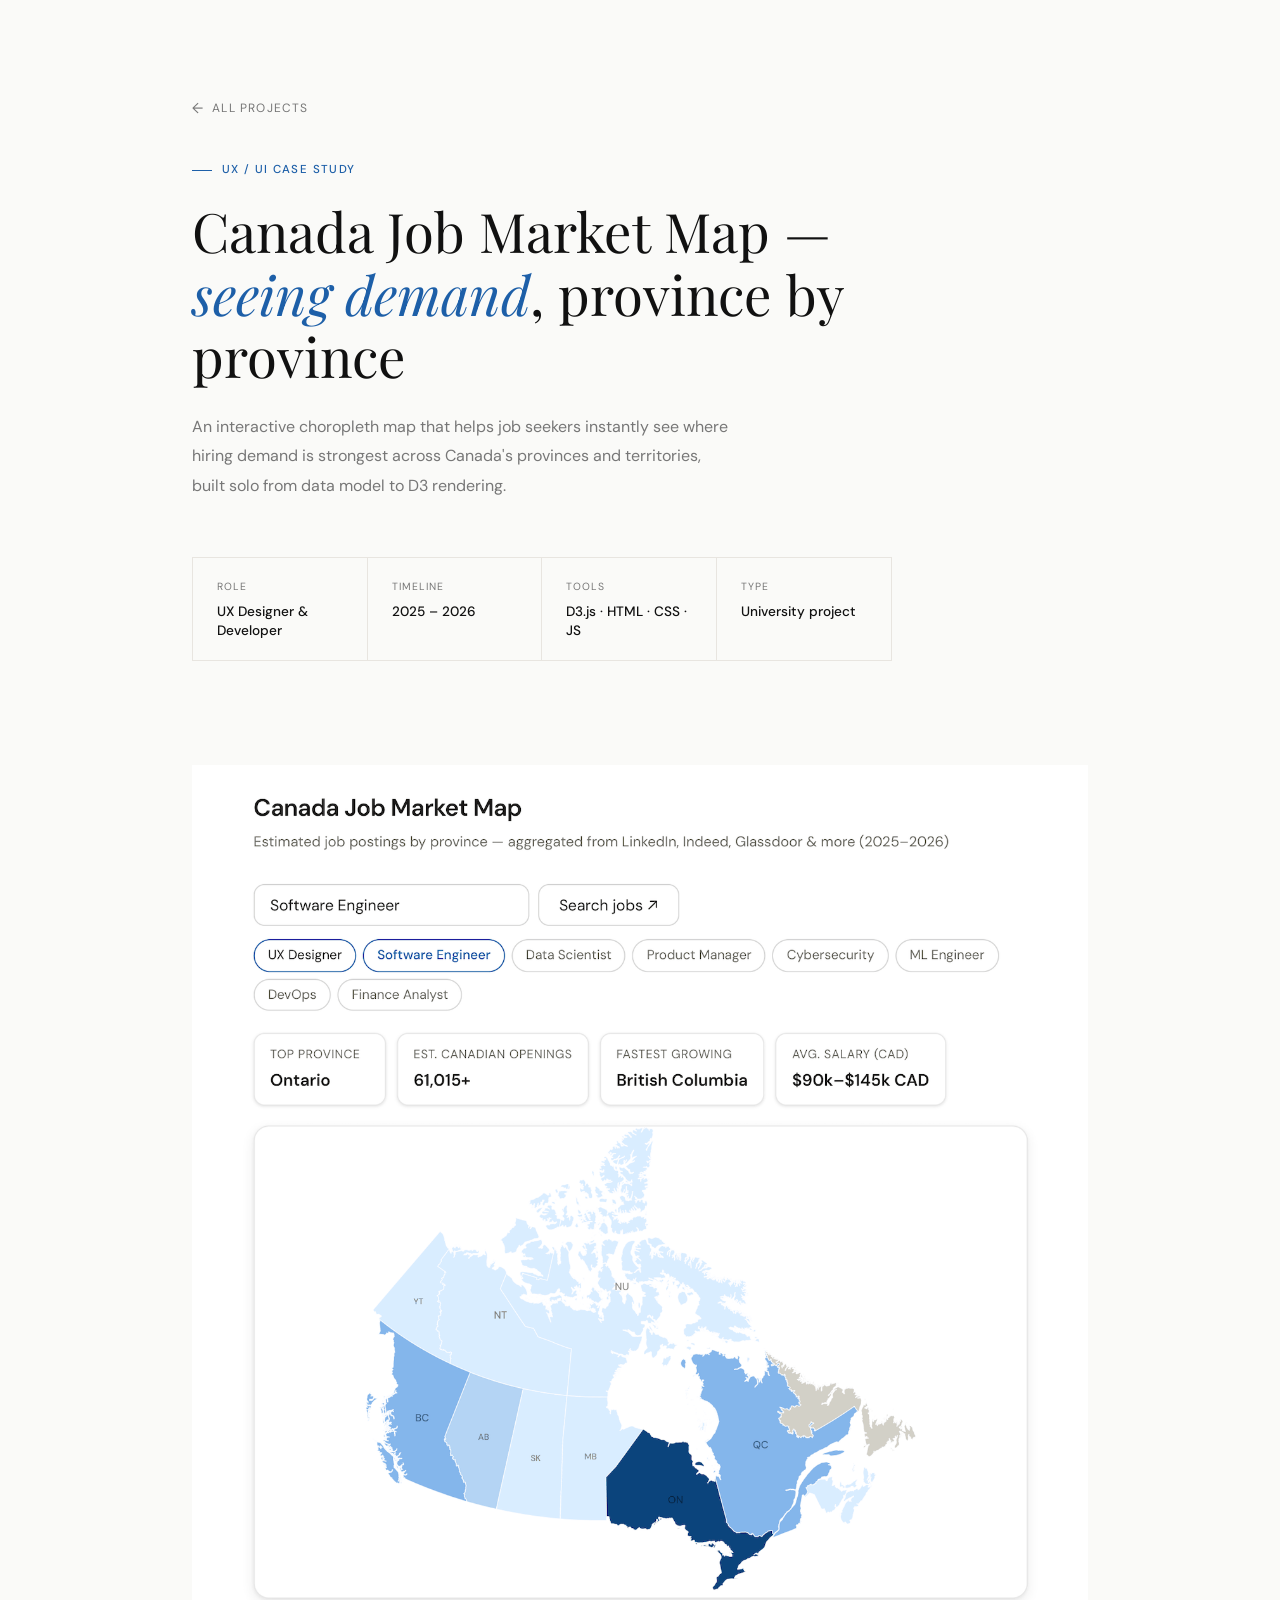
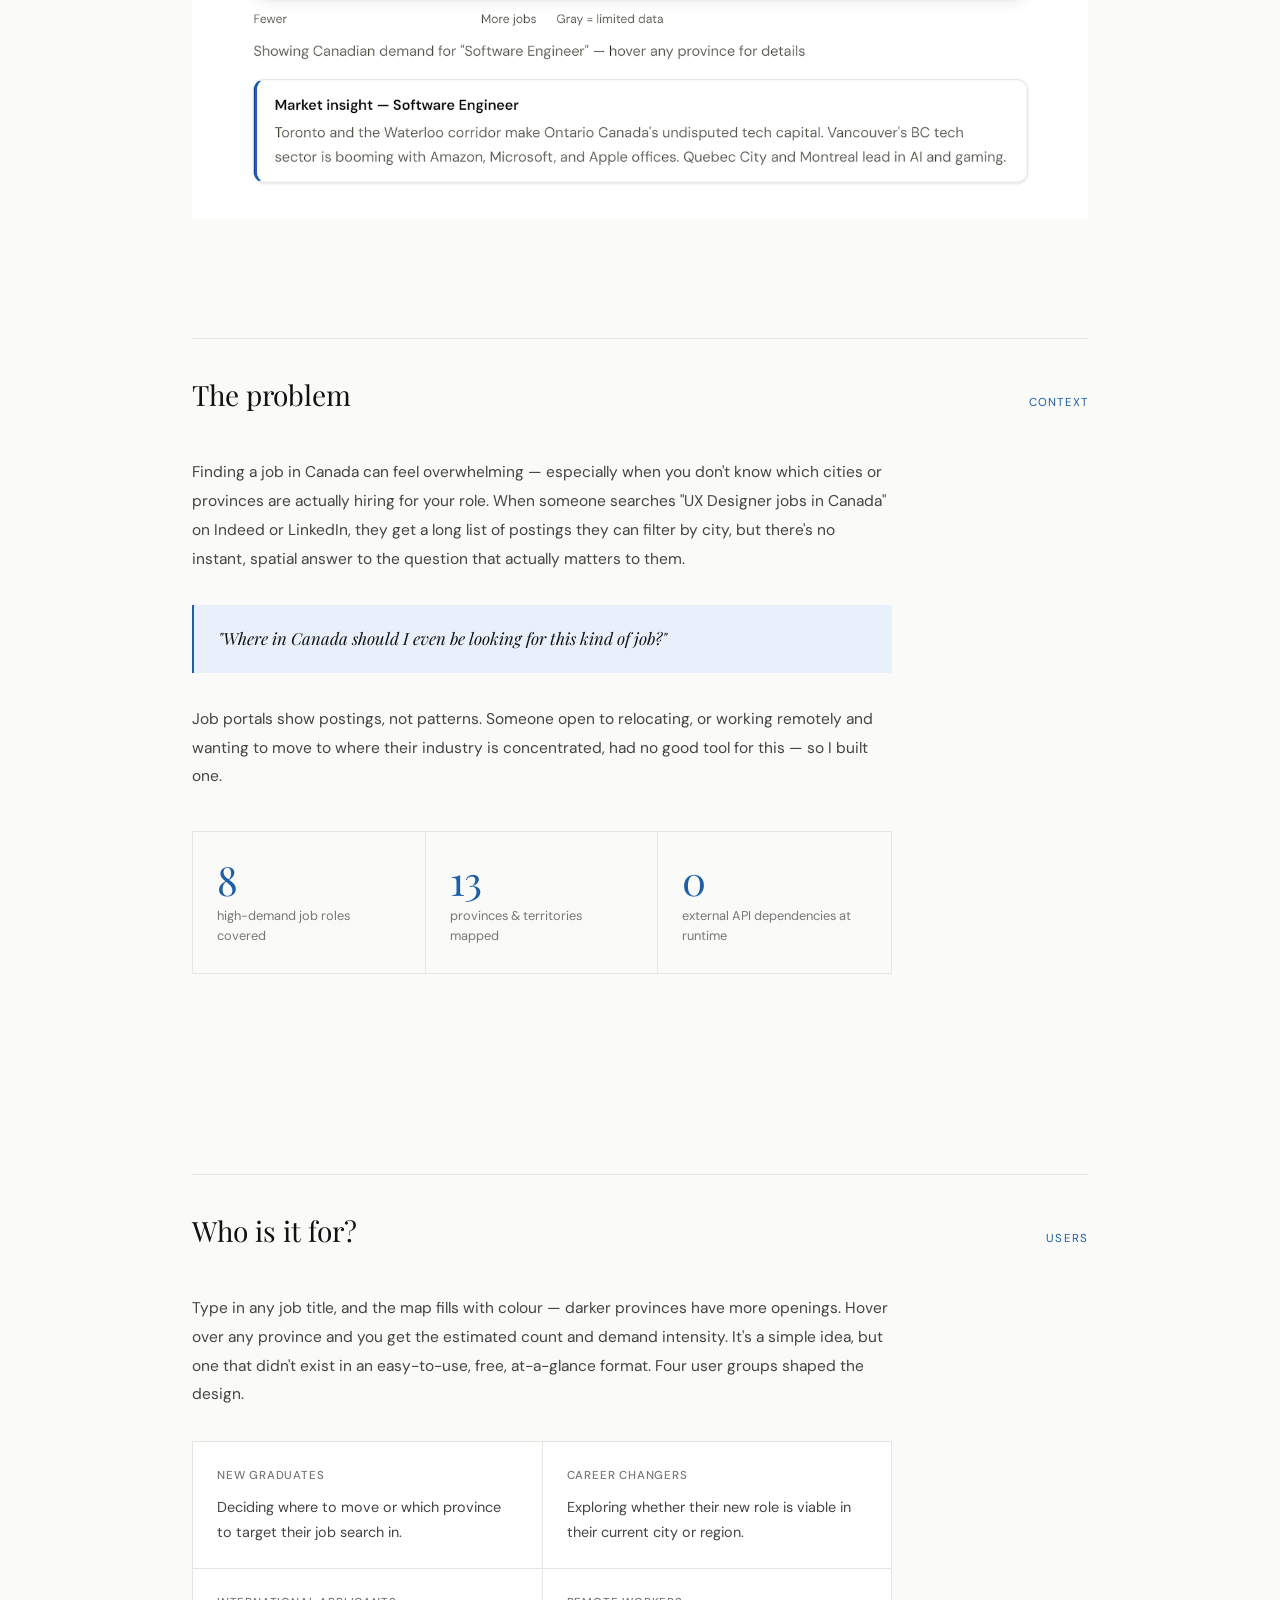
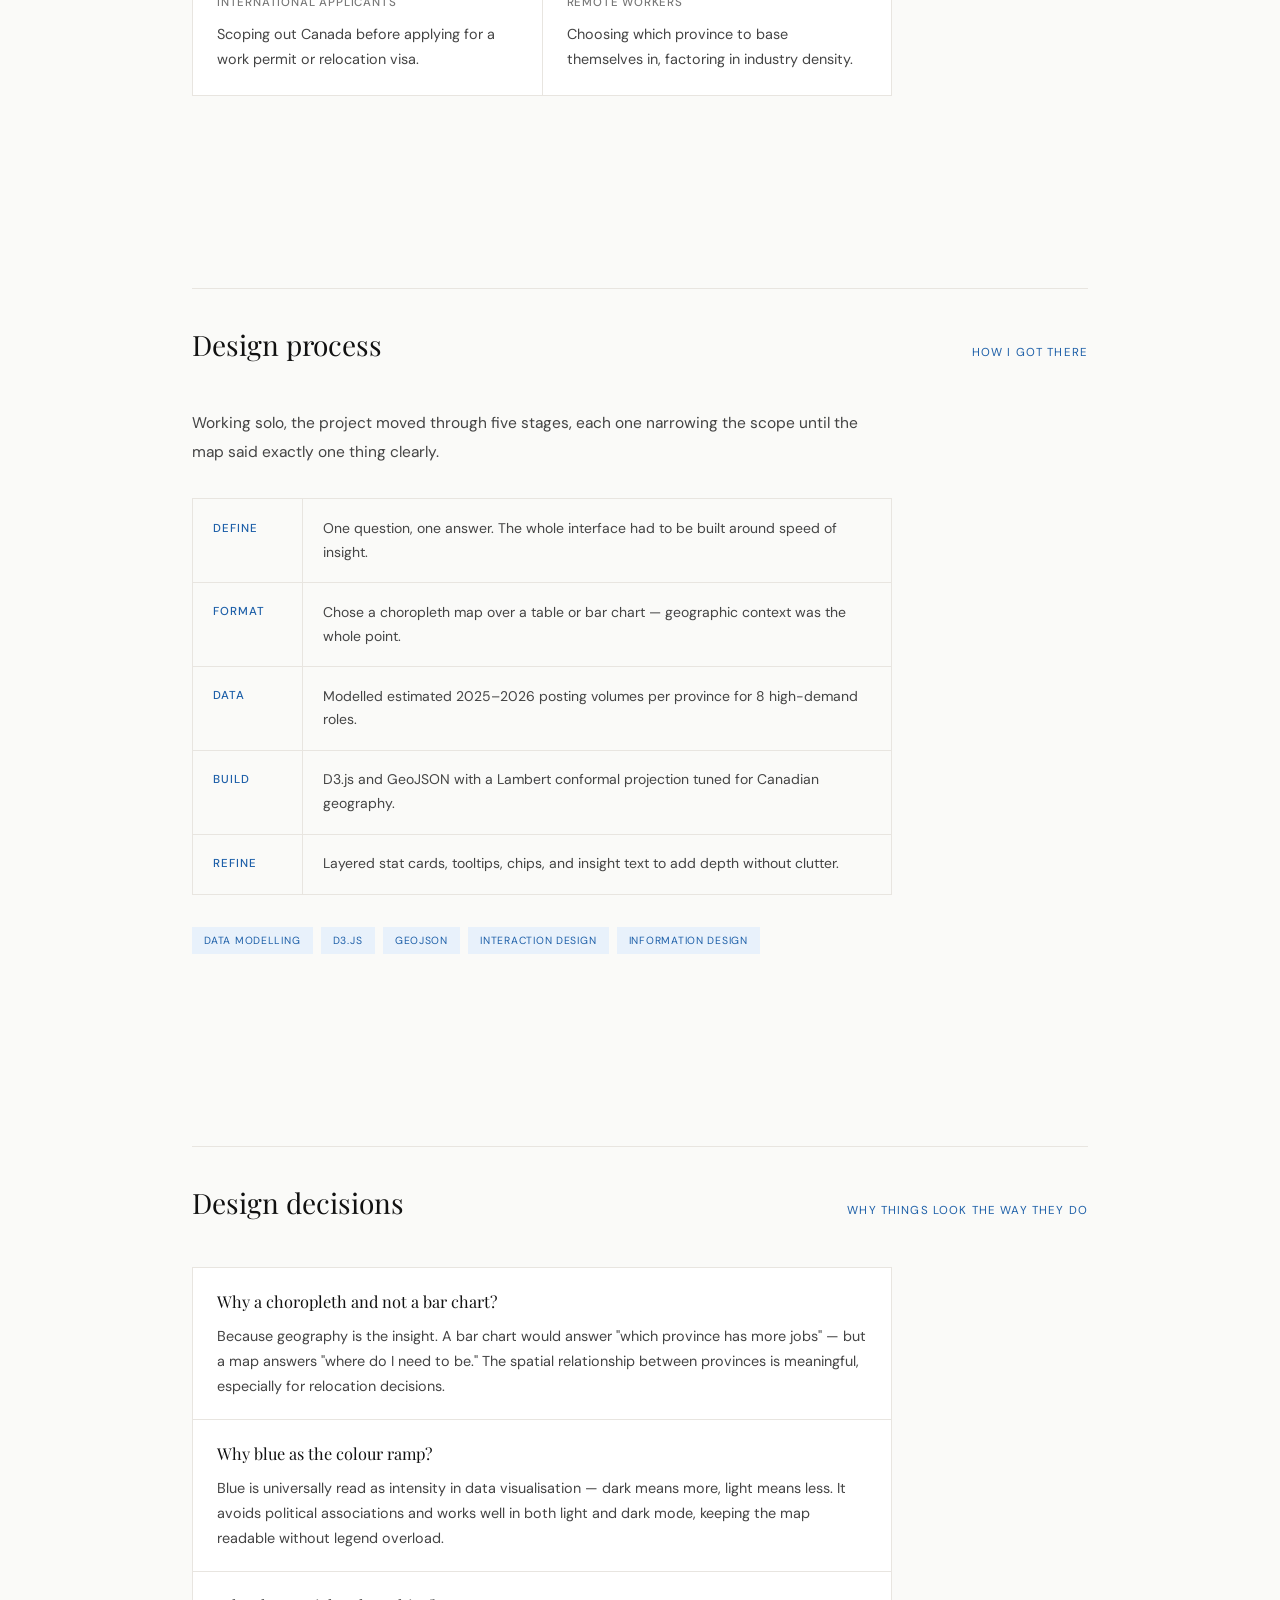
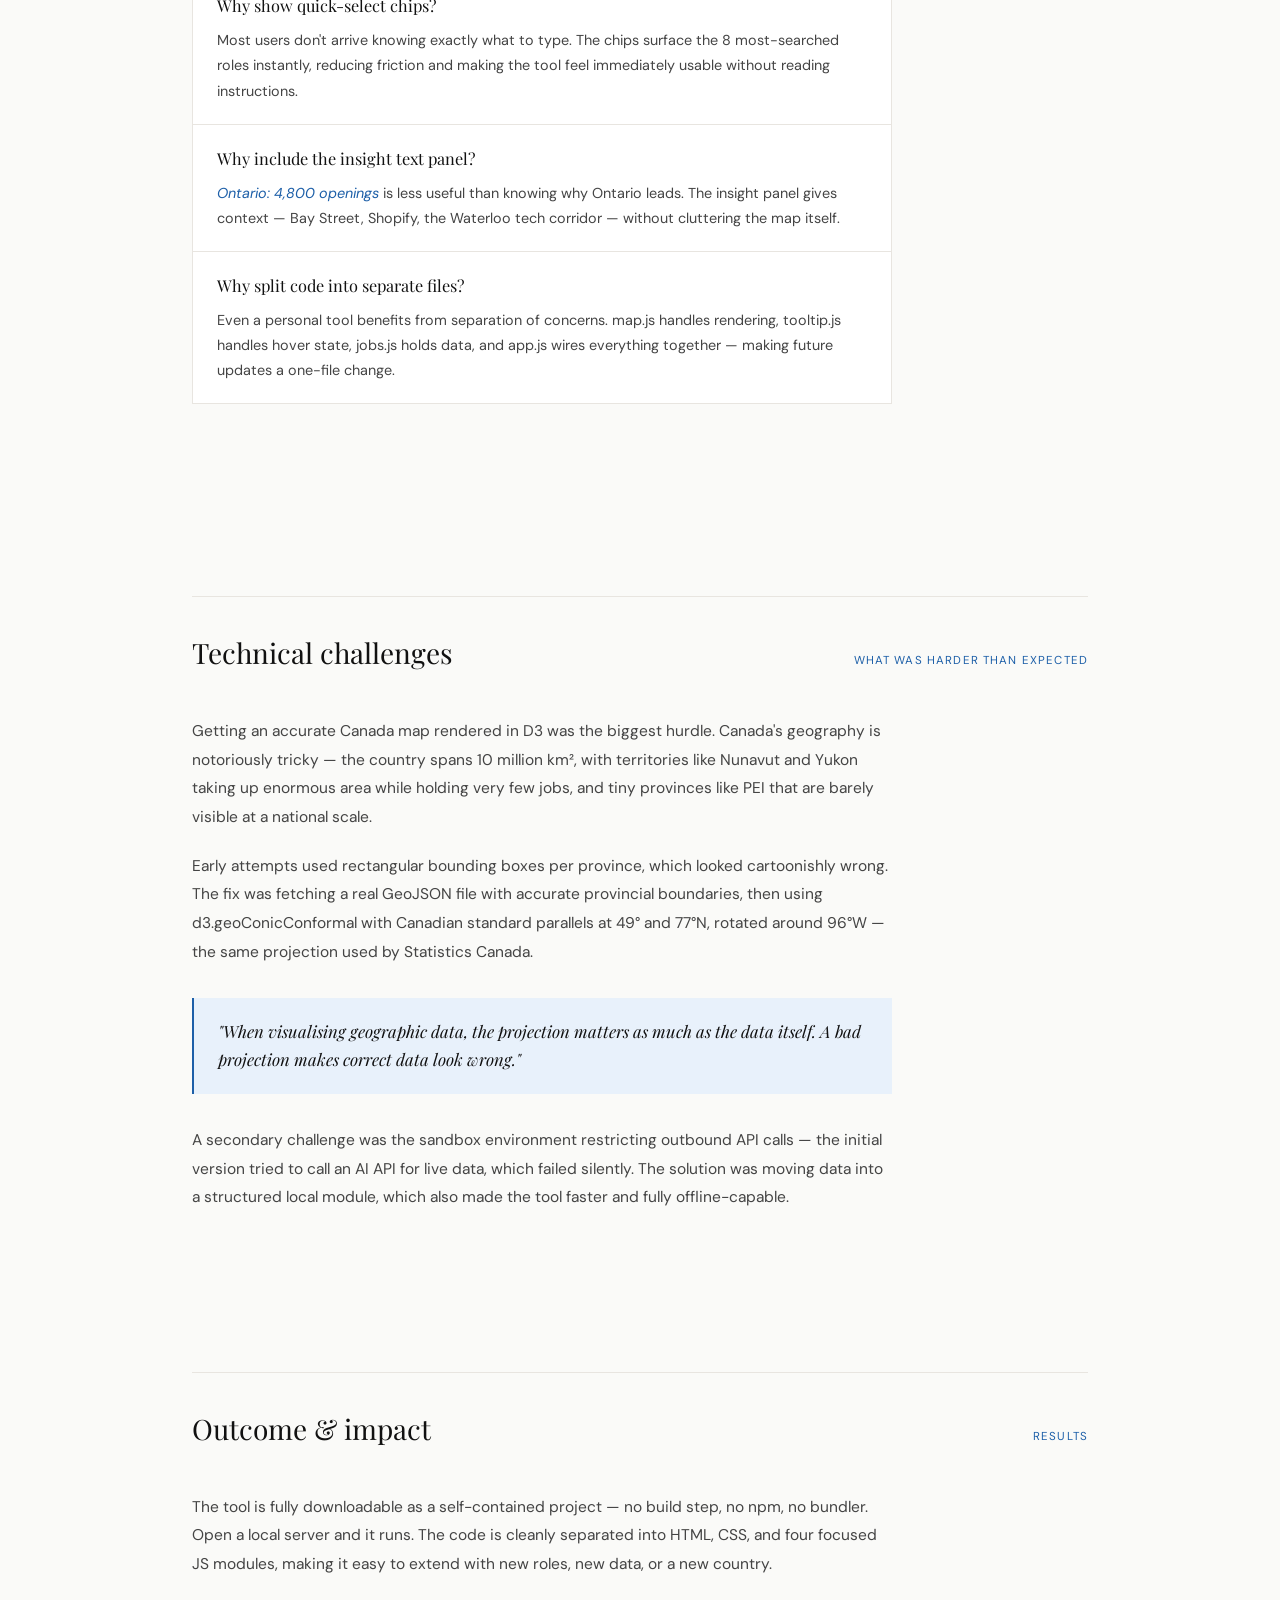
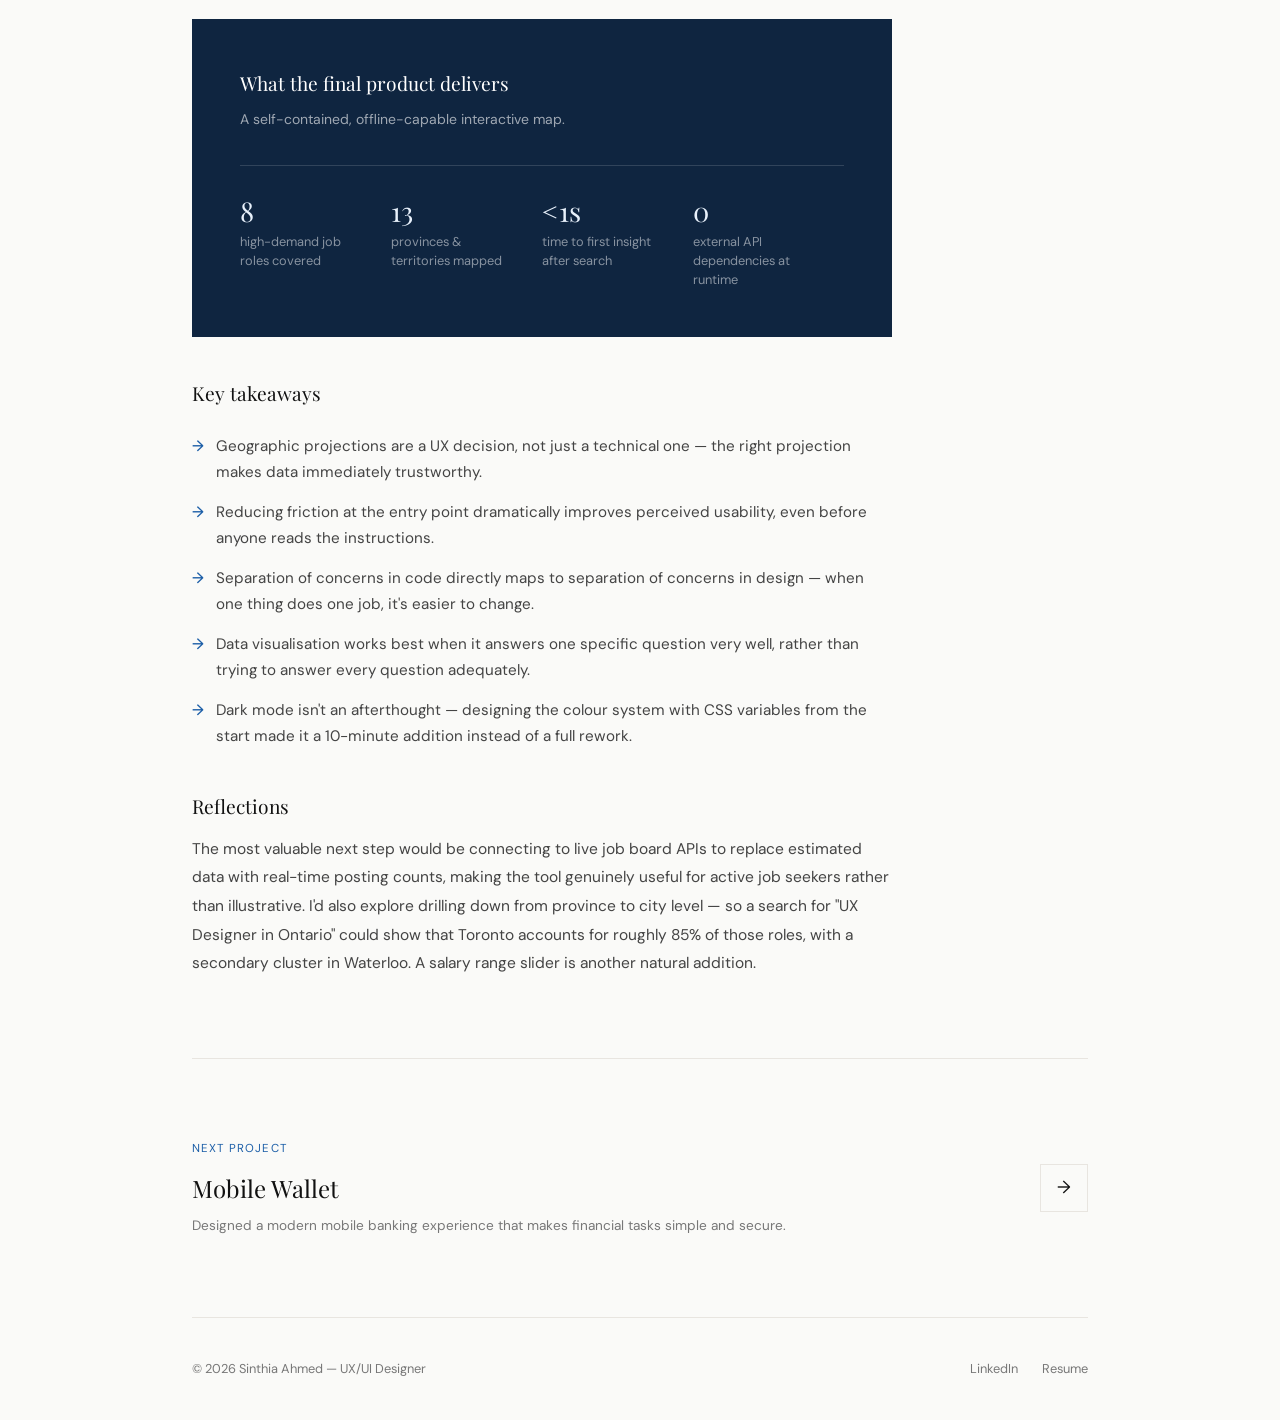
<file: projects/jobViz/canada-job-map-case-study.html>
<!DOCTYPE html>
<html lang="en">
<head>
  <meta charset="UTF-8" />
  <meta name="viewport" content="width=device-width, initial-scale=1.0" />
  <title>Case Study — Canada Job Market Map</title>
  <meta name="description" content="UX/UI case study by Sinthia Ahmed — Canada Job Market Map, an interactive choropleth that helps job seekers visualise hiring demand by province." />
  <link rel="preconnect" href="https://fonts.googleapis.com" />
  <link rel="preconnect" href="https://fonts.gstatic.com" crossorigin />
  <link href="https://fonts.googleapis.com/css2?family=Playfair+Display:ital,wght@0,400;0,500;1,400&family=DM+Sans:wght@300;400;500&display=swap" rel="stylesheet" />
  <style>
    *, *::before, *::after { margin: 0; padding: 0; box-sizing: border-box; }

    :root {
      --text:       #111111;
      --text-muted: #777777;
      --border:     #e8e5e0;
      --bg:         #fafaf8;
      --card:       #ffffff;
      --warm-1:     #ede9e2;
      --warm-2:     #f4f1ec;
      --accent:     #1d5fa8;
      --accent-soft:#e8f1fb;
      --serif:      'Playfair Display', Georgia, serif;
      --sans:       'DM Sans', sans-serif;
      --col:        700px;
    }

    html { scroll-behavior: smooth; }

    body {
      font-family: var(--sans);
      background: var(--bg);
      color: var(--text);
      font-size: 15px;
      line-height: 1.7;
      -webkit-font-smoothing: antialiased;
    }

    .site {
      max-width: 960px;
      margin: 0 auto;
      padding: 0 2rem;
    }

    /* ── NAV ── */
    nav {
      display: flex;
      justify-content: space-between;
      align-items: center;
      padding: 2rem 0;
      border-bottom: 1px solid var(--border);
      position: sticky;
      top: 0;
      background: var(--bg);
      z-index: 100;
    }

    .logo {
      display: flex;
      align-items: center;
      gap: 0.5rem;
      text-decoration: none;
      color: var(--text);
      font-family: var(--serif);
      font-size: 1.05rem;
    }

    .logo .dot { width: 7px; height: 7px; border-radius: 50%; background: var(--accent); display: inline-block; }
    .logo:hover { opacity: 0.75; }

    .nav-links {
      display: flex;
      gap: 2rem;
      list-style: none;
    }

    .nav-links a {
      color: var(--text-muted);
      text-decoration: none;
      font-size: 0.8rem;
      letter-spacing: 0.06em;
      text-transform: uppercase;
      transition: color 0.2s;
    }

    .nav-links a:hover { color: var(--accent); }

    /* ── HERO ── */
    .cs-hero {
      padding: 6rem 0 4rem;
      max-width: var(--col);
      opacity: 0;
      transform: translateY(20px);
      animation: fadeUp 0.8s ease forwards 0.1s;
    }

    .back-link {
      display: inline-flex;
      align-items: center;
      gap: 0.5rem;
      font-size: 0.75rem;
      text-transform: uppercase;
      letter-spacing: 0.1em;
      color: var(--text-muted);
      text-decoration: none;
      margin-bottom: 2.5rem;
      transition: color 0.2s;
    }

    .back-link:hover { color: var(--accent); }
    .back-link::before { content: '←'; font-size: 0.9rem; }

    .hero-eyebrow {
      font-size: 0.72rem;
      text-transform: uppercase;
      letter-spacing: 0.12em;
      color: var(--accent);
      font-weight: 500;
      margin-bottom: 1.25rem;
      display: flex;
      align-items: center;
      gap: 0.6rem;
    }

    .hero-eyebrow::before {
      content: '';
      display: inline-block;
      width: 20px;
      height: 1px;
      background: var(--accent);
    }

    .cs-hero h1 {
      font-family: var(--serif);
      font-size: clamp(2.4rem, 5vw, 3.4rem);
      font-weight: 400;
      line-height: 1.15;
      margin-bottom: 1.5rem;
    }

    .cs-hero h1 em {
      font-style: italic;
      color: var(--accent);
    }

    .cs-hero .hero-desc {
      color: var(--text-muted);
      font-size: 1rem;
      max-width: 540px;
      line-height: 1.85;
      margin-bottom: 2.5rem;
    }

    /* ── META ROW ── */
    .meta-row {
      display: grid;
      grid-template-columns: repeat(4, 1fr);
      gap: 0;
      border: 1px solid var(--border);
      margin: 3.5rem 0 0;
    }

    .meta-cell {
      padding: 1.25rem 1.5rem;
      border-right: 1px solid var(--border);
    }

    .meta-cell:last-child { border-right: none; }

    .meta-label {
      font-size: 0.65rem;
      text-transform: uppercase;
      letter-spacing: 0.1em;
      color: var(--text-muted);
      margin-bottom: 0.4rem;
    }

    .meta-value {
      font-size: 0.85rem;
      font-weight: 500;
      color: var(--text);
      line-height: 1.4;
    }

    /* ── IMAGE SLOTS ── */
    .img-full {
      width: 100%;
      background: var(--warm-1);
      margin: 2.5rem 0;
      overflow: hidden;
      display: flex;
      align-items: center;
      justify-content: center;
    }

    .img-full img { width: 100%; height: auto; display: block; }

    .img-slot {
      width: 100%;
      background: var(--warm-1);
      display: flex;
      align-items: center;
      justify-content: center;
      min-height: 200px;
      position: relative;
      overflow: hidden;
    }

    .img-slot img {
      width: 100%;
      height: auto;
      display: block;
      object-fit: cover;
    }
    
    /* ── SECTION STRUCTURE ── */
    .cs-section { padding: 5rem 0; }

    .section-header {
      display: flex;
      justify-content: space-between;
      align-items: baseline;
      border-top: 1px solid var(--border);
      padding-top: 2rem;
      margin-bottom: 2.5rem;
    }

    .section-header h2 {
      font-family: var(--serif);
      font-size: 1.75rem;
      font-weight: 400;
    }

    .section-header span {
      font-size: 0.72rem;
      text-transform: uppercase;
      letter-spacing: 0.1em;
      color: var(--accent);
    }

    .body-col { max-width: var(--col); }

    .body-col p {
      color: #444;
      margin-bottom: 1.25rem;
      font-size: 0.97rem;
      line-height: 1.85;
    }

    .body-col p:last-child { margin-bottom: 0; }

    h3 {
      font-family: var(--serif);
      font-size: 1.2rem;
      font-weight: 400;
      margin: 2.5rem 0 0.75rem;
    }

    /* ── CALLOUT ── */
    .callout {
      border-left: 2px solid var(--accent);
      padding: 1.25rem 1.5rem;
      margin: 2rem 0;
      background: var(--accent-soft);
    }

    .callout p {
      font-family: var(--serif);
      font-style: italic;
      font-size: 1.05rem;
      color: var(--text);
      margin: 0;
      line-height: 1.65;
    }

    /* ── STAT ROW ── */
    .stat-row {
      display: grid;
      grid-template-columns: repeat(3, 1fr);
      border: 1px solid var(--border);
      margin: 2.5rem 0;
    }

    .stat-cell {
      padding: 1.75rem 1.5rem;
      border-right: 1px solid var(--border);
    }

    .stat-cell:last-child { border-right: none; }

    .stat-number {
      font-family: var(--serif);
      font-size: 2.5rem;
      font-weight: 400;
      line-height: 1;
      margin-bottom: 0.4rem;
      color: var(--accent);
    }

    .stat-desc {
      font-size: 0.8rem;
      color: var(--text-muted);
      line-height: 1.5;
    }

    /* ── TAGS ── */
    .tag-list {
      display: flex;
      flex-wrap: wrap;
      gap: 0.5rem;
      margin: 1.25rem 0 2rem;
    }

    .tag {
      font-size: 0.65rem;
      text-transform: uppercase;
      letter-spacing: 0.07em;
      color: var(--accent);
      border: 1px solid var(--accent-soft);
      background: var(--accent-soft);
      padding: 0.25rem 0.7rem;
    }

    /* ── TWO COLUMN GRID (users) ── */
    .two-col-grid {
      display: grid;
      grid-template-columns: 1fr 1fr;
      gap: 1px;
      background: var(--border);
      border: 1px solid var(--border);
      margin: 2rem 0;
    }
    .two-col-cell {
      background: var(--card);
      padding: 1.5rem;
    }
    .two-col-cell h4 {
      font-size: 0.72rem;
      font-weight: 500;
      letter-spacing: 0.07em;
      text-transform: uppercase;
      color: var(--text-muted);
      margin-bottom: 0.6rem;
    }
    .two-col-cell p {
      font-size: 0.9rem;
      color: #444;
      margin: 0;
      line-height: 1.7;
    }

    /* ── PROCESS TABLE ── */
    .process-table {
      width: 100%;
      border: 1px solid var(--border);
      border-collapse: collapse;
      margin: 2rem 0;
      font-size: 0.875rem;
    }

    .process-table tr { border-bottom: 1px solid var(--border); }
    .process-table tr:last-child { border-bottom: none; }

    .process-table td {
      padding: 1.1rem 1.25rem;
      vertical-align: top;
    }

    .process-table td:first-child {
      width: 110px;
      color: var(--accent);
      font-weight: 500;
      font-size: 0.72rem;
      text-transform: uppercase;
      letter-spacing: 0.08em;
      border-right: 1px solid var(--border);
      white-space: nowrap;
      padding-top: 1.2rem;
    }

    .process-table td:last-child { color: #444; line-height: 1.7; }

    /* ── DECISION LIST ── */
    .decisions {
      display: flex;
      flex-direction: column;
      gap: 1px;
      background: var(--border);
      border: 1px solid var(--border);
      margin: 2rem 0;
    }
    .decision {
      background: var(--card);
      padding: 1.25rem 1.5rem;
    }
    .decision-q {
      font-family: var(--serif);
      font-size: 1.02rem;
      color: var(--text);
      margin-bottom: 0.5rem;
    }
    .decision-a {
      font-size: 0.9rem;
      color: #444;
      line-height: 1.75;
    }
    .decision-a em { color: var(--accent); font-style: italic; }

    /* ── OUTCOME BAND ── */
    .outcome-band {
      background: #0f2540;
      color: #fff;
      padding: 3rem;
      margin: 2.5rem 0;
    }

    .outcome-band h3 {
      font-family: var(--serif);
      font-size: 1.2rem;
      font-weight: 400;
      color: #fff;
      margin: 0 0 0.5rem;
    }

    .outcome-band p { color: rgba(255,255,255,0.6); font-size: 0.875rem; margin: 0 0 2rem; }

    .outcome-stats {
      display: grid;
      grid-template-columns: repeat(4, 1fr);
      gap: 0;
      border-top: 1px solid rgba(255,255,255,0.14);
      padding-top: 2rem;
    }

    .outcome-stat { padding-right: 2rem; }

    .outcome-stat .stat-number { color: var(--accent-soft); font-size: 1.7rem; }
    .outcome-stat .stat-desc { color: rgba(255,255,255,0.5); }

    /* ── LEARNINGS LIST ── */
    .learnings-list {
      list-style: none;
      margin: 1.5rem 0;
      display: flex;
      flex-direction: column;
      gap: 0.9rem;
    }
    .learnings-list li {
      display: flex;
      gap: 0.75rem;
      align-items: flex-start;
      font-size: 0.95rem;
      color: #444;
      line-height: 1.7;
    }
    .learnings-list li::before {
      content: '→';
      color: var(--accent);
      font-weight: 500;
      flex-shrink: 0;
    }

    /* ── NEXT PROJECT ── */
    .next-project {
      padding: 5rem 0;
      border-top: 1px solid var(--border);
      display: flex;
      justify-content: space-between;
      align-items: center;
    }

    .next-project .label {
      font-size: 0.72rem;
      text-transform: uppercase;
      letter-spacing: 0.1em;
      color: var(--accent);
      margin-bottom: 0.6rem;
    }

    .next-project h2 {
      font-family: var(--serif);
      font-size: 1.5rem;
      font-weight: 400;
      margin-bottom: 0.3rem;
    }

    .next-project p { font-size: 0.85rem; color: var(--text-muted); }

    .next-arrow {
      flex-shrink: 0;
      width: 48px;
      height: 48px;
      border: 1px solid var(--border);
      display: flex;
      align-items: center;
      justify-content: center;
      text-decoration: none;
      color: var(--text);
      font-size: 1.1rem;
      transition: border-color 0.2s, background 0.2s, color 0.2s;
      margin-left: 2rem;
    }

    .next-arrow:hover { border-color: var(--accent); background: var(--accent); color: #fff; }

    /* ── FOOTER ── */
    footer {
      border-top: 1px solid var(--border);
      padding: 2.5rem 0;
      display: flex;
      justify-content: space-between;
      align-items: center;
    }

    footer p { font-size: 0.8rem; color: var(--text-muted); }

    .footer-links { display: flex; gap: 1.5rem; }

    .footer-links a {
      font-size: 0.8rem;
      color: var(--text-muted);
      text-decoration: none;
      transition: color 0.2s;
    }

    .footer-links a:hover { color: var(--accent); }

    /* ── ANIMATIONS ── */
    @keyframes fadeUp {
      to { opacity: 1; transform: translateY(0); }
    }

    .fade-in {
      opacity: 0;
      transform: translateY(16px);
      transition: opacity 0.6s ease, transform 0.6s ease;
    }

    .fade-in.visible { opacity: 1; transform: translateY(0); }

    /* ── RESPONSIVE ── */
    @media (max-width: 720px) {
      .meta-row { grid-template-columns: 1fr 1fr; }
      .meta-cell { border-bottom: 1px solid var(--border); }
      .stat-row { grid-template-columns: 1fr; }
      .stat-cell { border-right: none; border-bottom: 1px solid var(--border); }
      .two-col-grid { grid-template-columns: 1fr; }
      .decision { padding: 1.25rem; }
      .outcome-stats { grid-template-columns: 1fr 1fr; gap: 1.5rem; }
      .next-project { flex-direction: column; align-items: flex-start; gap: 2rem; }
      footer { flex-direction: column; gap: 1rem; text-align: center; }
      .outcome-band { padding: 2rem 1.5rem; }
    }

    @media (prefers-reduced-motion: reduce) {
      *, .fade-in { transition: none !important; animation: none !important; opacity: 1 !important; transform: none !important; }
    }
  </style>
</head>
<body>

<div class="site">

  <!-- ── NAV ──
    <a href="index.html" class="logo"><span class="dot"></span>Sinthia Ahmed</a>
    <ul class="nav-links">
      <li><a href="index.html#work">Work</a></li>
      <li><a href="index.html#about">About</a></li>
      <li><a href="index.html#skills">Skills</a></li>
      <li><a href="index.html#contact">Contact</a></li>
    </ul>
  </nav> -->

  <!-- ── HERO ── -->
  <div class="cs-hero">
    <a href="../../index.html#work" class="back-link">All projects</a>
    <div class="hero-eyebrow">UX / UI Case Study</div>
    <h1>Canada Job Market Map — <em>seeing demand</em>, province by province</h1>
    <p class="hero-desc">An interactive choropleth map that helps job seekers instantly see where hiring demand is strongest across Canada's provinces and territories, built solo from data model to D3 rendering.</p>

    <div class="meta-row">
      <div class="meta-cell">
        <div class="meta-label">Role</div>
        <div class="meta-value">UX Designer &amp; Developer</div>
      </div>
      <div class="meta-cell">
        <div class="meta-label">Timeline</div>
        <div class="meta-value">2025 – 2026</div>
      </div>
      <div class="meta-cell">
        <div class="meta-label">Tools</div>
        <div class="meta-value">D3.js · HTML · CSS · JS</div>
      </div>
      <div class="meta-cell">
        <div class="meta-label">Type</div>
        <div class="meta-value">University project</div>
      </div>
    </div>
  </div>

  <!-- ── HERO ── -->
  <div class="img-full">
    <div>
        <div class="img-slot">
          <img src="image/jobviz.png" alt="Responsive design" />
        </div>
        <!-- <p class="img-caption"></p> -->
      </div>
  </div>

  <!-- ── OVERVIEW / PROBLEM ── -->
  <section class="cs-section">
    <div class="section-header fade-in">
      <h2>The problem</h2>
      <span>Context</span>
    </div>

    <div class="body-col fade-in">
      <p>Finding a job in Canada can feel overwhelming — especially when you don't know which cities or provinces are actually hiring for your role. When someone searches "UX Designer jobs in Canada" on Indeed or LinkedIn, they get a long list of postings they can filter by city, but there's no instant, spatial answer to the question that actually matters to them.</p>

      <div class="callout">
        <p>"Where in Canada should I even be looking for this kind of job?"</p>
      </div>

      <p>Job portals show postings, not patterns. Someone open to relocating, or working remotely and wanting to move to where their industry is concentrated, had no good tool for this — so I built one.</p>

      <div class="stat-row fade-in">
        <div class="stat-cell">
          <div class="stat-number">8</div>
          <div class="stat-desc">high-demand job roles covered</div>
        </div>
        <div class="stat-cell">
          <div class="stat-number">13</div>
          <div class="stat-desc">provinces &amp; territories mapped</div>
        </div>
        <div class="stat-cell">
          <div class="stat-number">0</div>
          <div class="stat-desc">external API dependencies at runtime</div>
        </div>
      </div>
    </div>
  </section>

  <!-- ── WHO IT'S FOR ── -->
  <section class="cs-section">
    <div class="section-header fade-in">
      <h2>Who is it for?</h2>
      <span>Users</span>
    </div>

    <div class="body-col fade-in">
      <p>Type in any job title, and the map fills with colour — darker provinces have more openings. Hover over any province and you get the estimated count and demand intensity. It's a simple idea, but one that didn't exist in an easy-to-use, free, at-a-glance format. Four user groups shaped the design.</p>

      <div class="two-col-grid fade-in">
        <div class="two-col-cell">
          <h4>New graduates</h4>
          <p>Deciding where to move or which province to target their job search in.</p>
        </div>
        <div class="two-col-cell">
          <h4>Career changers</h4>
          <p>Exploring whether their new role is viable in their current city or region.</p>
        </div>
        <div class="two-col-cell">
          <h4>International applicants</h4>
          <p>Scoping out Canada before applying for a work permit or relocation visa.</p>
        </div>
        <div class="two-col-cell">
          <h4>Remote workers</h4>
          <p>Choosing which province to base themselves in, factoring in industry density.</p>
        </div>
      </div>
    </div>
  </section>

  <!-- ── DESIGN PROCESS ── -->
  <section class="cs-section">
    <div class="section-header fade-in">
      <h2>Design process</h2>
      <span>How I got there</span>
    </div>

    <div class="body-col fade-in">
      <p>Working solo, the project moved through five stages, each one narrowing the scope until the map said exactly one thing clearly.</p>

      <table class="process-table">
        <tr>
          <td>Define</td>
          <td>One question, one answer. The whole interface had to be built around speed of insight.</td>
        </tr>
        <tr>
          <td>Format</td>
          <td>Chose a choropleth map over a table or bar chart — geographic context was the whole point.</td>
        </tr>
        <tr>
          <td>Data</td>
          <td>Modelled estimated 2025–2026 posting volumes per province for 8 high-demand roles.</td>
        </tr>
        <tr>
          <td>Build</td>
          <td>D3.js and GeoJSON with a Lambert conformal projection tuned for Canadian geography.</td>
        </tr>
        <tr>
          <td>Refine</td>
          <td>Layered stat cards, tooltips, chips, and insight text to add depth without clutter.</td>
        </tr>
      </table>

      <div class="tag-list">
        <span class="tag">Data modelling</span>
        <span class="tag">D3.js</span>
        <span class="tag">GeoJSON</span>
        <span class="tag">Interaction design</span>
        <span class="tag">Information design</span>
      </div>
    </div>
  </section>

  <!-- ── DESIGN DECISIONS ── -->
  <section class="cs-section">
    <div class="section-header fade-in">
      <h2>Design decisions</h2>
      <span>Why things look the way they do</span>
    </div>

    <div class="body-col fade-in">
      <div class="decisions">
        <div class="decision">
          <div class="decision-q">Why a choropleth and not a bar chart?</div>
          <div class="decision-a">Because geography is the insight. A bar chart would answer "which province has more jobs" — but a map answers "where do I need to be." The spatial relationship between provinces is meaningful, especially for relocation decisions.</div>
        </div>
        <div class="decision">
          <div class="decision-q">Why blue as the colour ramp?</div>
          <div class="decision-a">Blue is universally read as intensity in data visualisation — dark means more, light means less. It avoids political associations and works well in both light and dark mode, keeping the map readable without legend overload.</div>
        </div>
        <div class="decision">
          <div class="decision-q">Why show quick-select chips?</div>
          <div class="decision-a">Most users don't arrive knowing exactly what to type. The chips surface the 8 most-searched roles instantly, reducing friction and making the tool feel immediately usable without reading instructions.</div>
        </div>
        <div class="decision">
          <div class="decision-q">Why include the insight text panel?</div>
          <div class="decision-a"><em>Ontario: 4,800 openings</em> is less useful than knowing why Ontario leads. The insight panel gives context — Bay Street, Shopify, the Waterloo tech corridor — without cluttering the map itself.</div>
        </div>
        <div class="decision">
          <div class="decision-q">Why split code into separate files?</div>
          <div class="decision-a">Even a personal tool benefits from separation of concerns. map.js handles rendering, tooltip.js handles hover state, jobs.js holds data, and app.js wires everything together — making future updates a one-file change.</div>
        </div>
      </div>
    </div>
  </section>

  <!-- ── TECHNICAL CHALLENGES ── -->
  <section class="cs-section">
    <div class="section-header fade-in">
      <h2>Technical challenges</h2>
      <span>What was harder than expected</span>
    </div>

    <div class="body-col fade-in">
      <p>Getting an accurate Canada map rendered in D3 was the biggest hurdle. Canada's geography is notoriously tricky — the country spans 10 million km², with territories like Nunavut and Yukon taking up enormous area while holding very few jobs, and tiny provinces like PEI that are barely visible at a national scale.</p>

      <p>Early attempts used rectangular bounding boxes per province, which looked cartoonishly wrong. The fix was fetching a real GeoJSON file with accurate provincial boundaries, then using d3.geoConicConformal with Canadian standard parallels at 49° and 77°N, rotated around 96°W — the same projection used by Statistics Canada.</p>

      <div class="callout">
        <p>"When visualising geographic data, the projection matters as much as the data itself. A bad projection makes correct data look wrong."</p>
      </div>

      <p>A secondary challenge was the sandbox environment restricting outbound API calls — the initial version tried to call an AI API for live data, which failed silently. The solution was moving data into a structured local module, which also made the tool faster and fully offline-capable.</p>
    </div>
  </section>

  <!-- ── OUTCOME ── -->
  <section class="cs-section">
    <div class="section-header fade-in">
      <h2>Outcome &amp; impact</h2>
      <span>Results</span>
    </div>

    <div class="body-col fade-in">
      <p>The tool is fully downloadable as a self-contained project — no build step, no npm, no bundler. Open a local server and it runs. The code is cleanly separated into HTML, CSS, and four focused JS modules, making it easy to extend with new roles, new data, or a new country.</p>

      <div class="outcome-band">
        <h3>What the final product delivers</h3>
        <p>A self-contained, offline-capable interactive map.</p>
        <div class="outcome-stats">
          <div class="outcome-stat">
            <div class="stat-number">8</div>
            <div class="stat-desc">high-demand job roles covered</div>
          </div>
          <div class="outcome-stat">
            <div class="stat-number">13</div>
            <div class="stat-desc">provinces &amp; territories mapped</div>
          </div>
          <div class="outcome-stat">
            <div class="stat-number">&lt;1s</div>
            <div class="stat-desc">time to first insight after search</div>
          </div>
          <div class="outcome-stat">
            <div class="stat-number">0</div>
            <div class="stat-desc">external API dependencies at runtime</div>
          </div>
        </div>
      </div>

      <h3>Key takeaways</h3>
      <ul class="learnings-list">
        <li>Geographic projections are a UX decision, not just a technical one — the right projection makes data immediately trustworthy.</li>
        <li>Reducing friction at the entry point dramatically improves perceived usability, even before anyone reads the instructions.</li>
        <li>Separation of concerns in code directly maps to separation of concerns in design — when one thing does one job, it's easier to change.</li>
        <li>Data visualisation works best when it answers one specific question very well, rather than trying to answer every question adequately.</li>
        <li>Dark mode isn't an afterthought — designing the colour system with CSS variables from the start made it a 10-minute addition instead of a full rework.</li>
      </ul>

      <h3>Reflections</h3>
      <p>The most valuable next step would be connecting to live job board APIs to replace estimated data with real-time posting counts, making the tool genuinely useful for active job seekers rather than illustrative. I'd also explore drilling down from province to city level — so a search for "UX Designer in Ontario" could show that Toronto accounts for roughly 85% of those roles, with a secondary cluster in Waterloo. A salary range slider is another natural addition.</p>
    </div>
  </section>

  <!-- ── NEXT PROJECT ── -->
  <div class="next-project fade-in">
    <div>
      <div class="label">Next project</div>
      <h2>Mobile Wallet</h2>
      <p>Designed a modern mobile banking experience that makes financial tasks simple and secure.</p>
    </div>
    <a href="../mobileWallet/mobile-wallet-case-study.html" class="next-arrow">→</a>
  </div>

  <!-- FOOTER -->
  <footer>
      <p>&copy; 2026 Sinthia Ahmed &mdash; UX/UI Designer</p>
          <div class="footer-links">
          <a href="https://www.linkedin.com/in/sinthia-ahmed-254bb218a" target="_blank">LinkedIn</a>
          <!-- <a href="https://dribbble.com/yourhandle" target="_blank">Dribbble</a> -->
          <a href="assets/resume/Sinthia Ahmed_Resume2026.pdf" download>Resume</a>
      </div>
  </footer>

</div><!-- /site -->

<script>
  const observer = new IntersectionObserver((entries) => {
    entries.forEach(entry => {
      if (entry.isIntersecting) {
        entry.target.classList.add('visible');
        observer.unobserve(entry.target);
      }
    });
  }, { threshold: 0.08 });

  document.querySelectorAll('.fade-in').forEach(el => observer.observe(el));

  document.querySelectorAll('a[href^="#"]').forEach(link => {
    link.addEventListener('click', e => {
      const target = document.querySelector(link.getAttribute('href'));
      if (target) { e.preventDefault(); target.scrollIntoView({ behavior: 'smooth', block: 'start' }); }
    });
  });
</script>

</body>
</html>
</file>
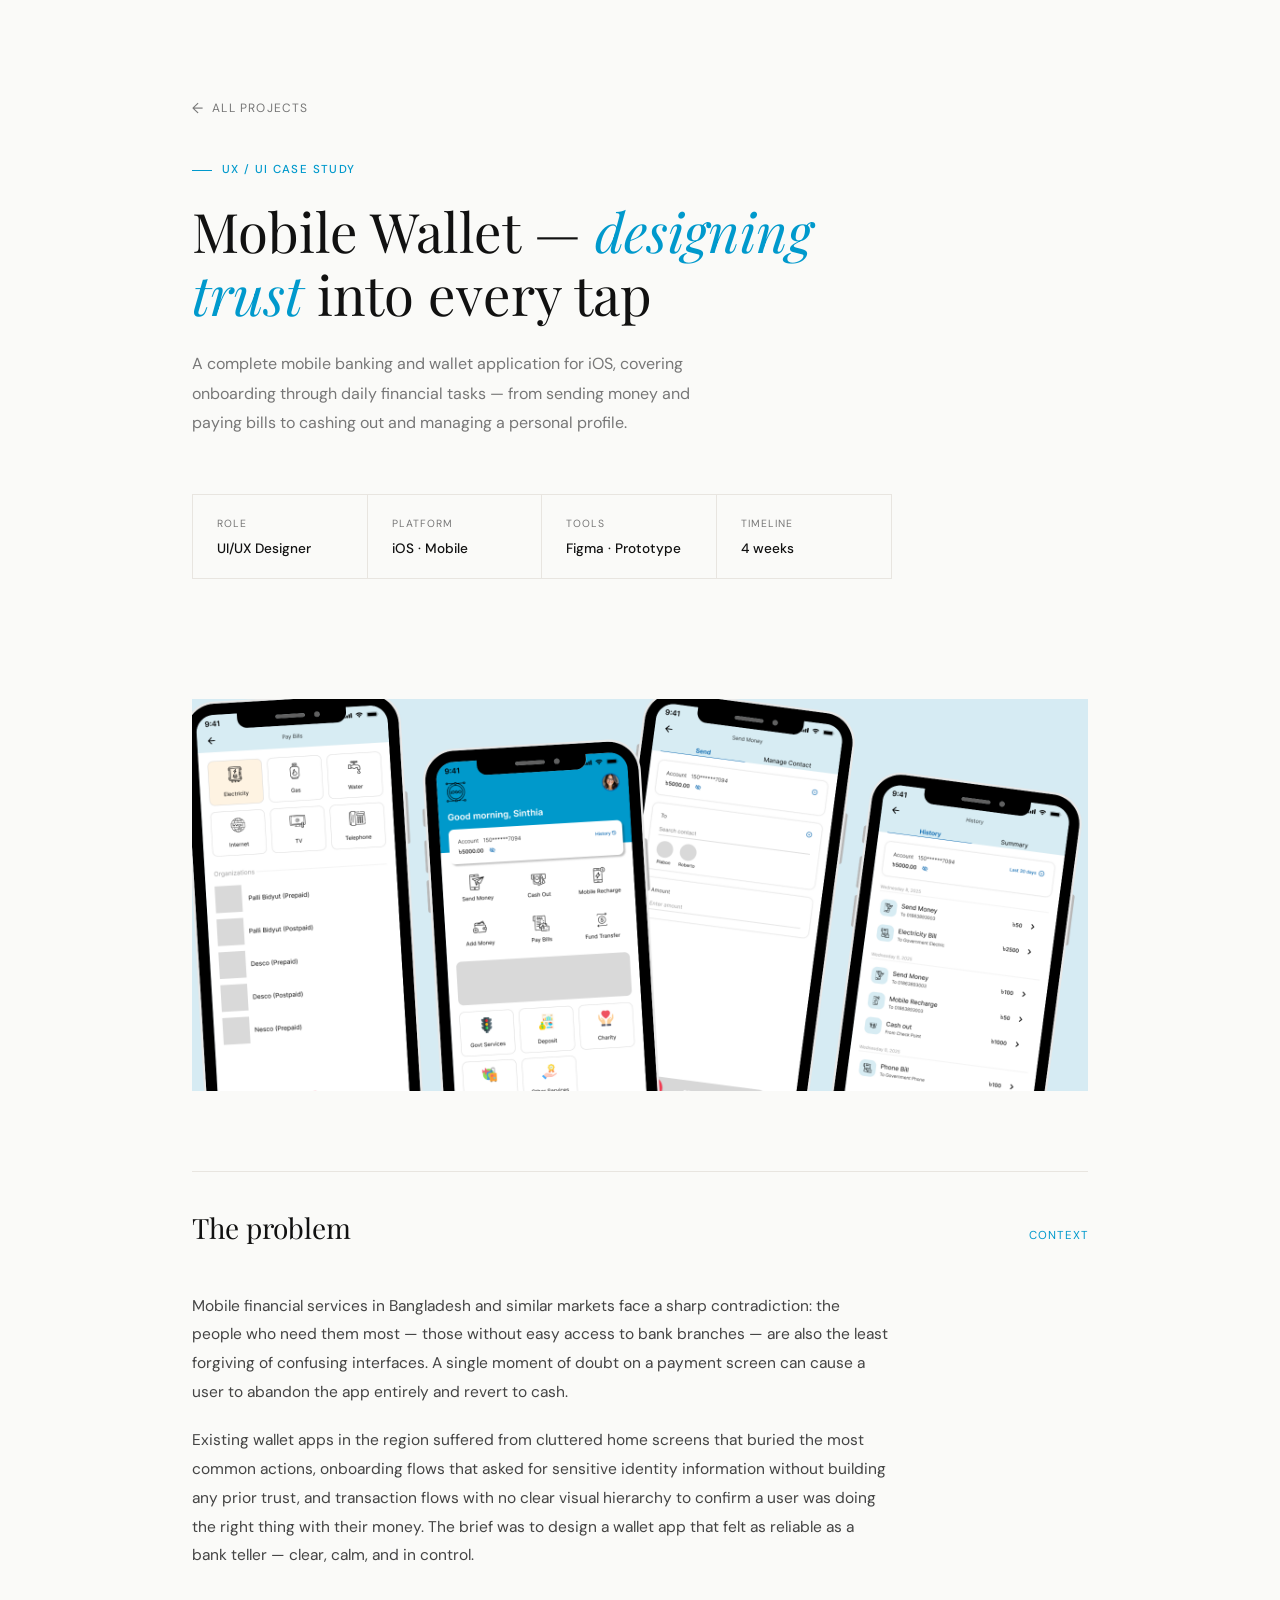
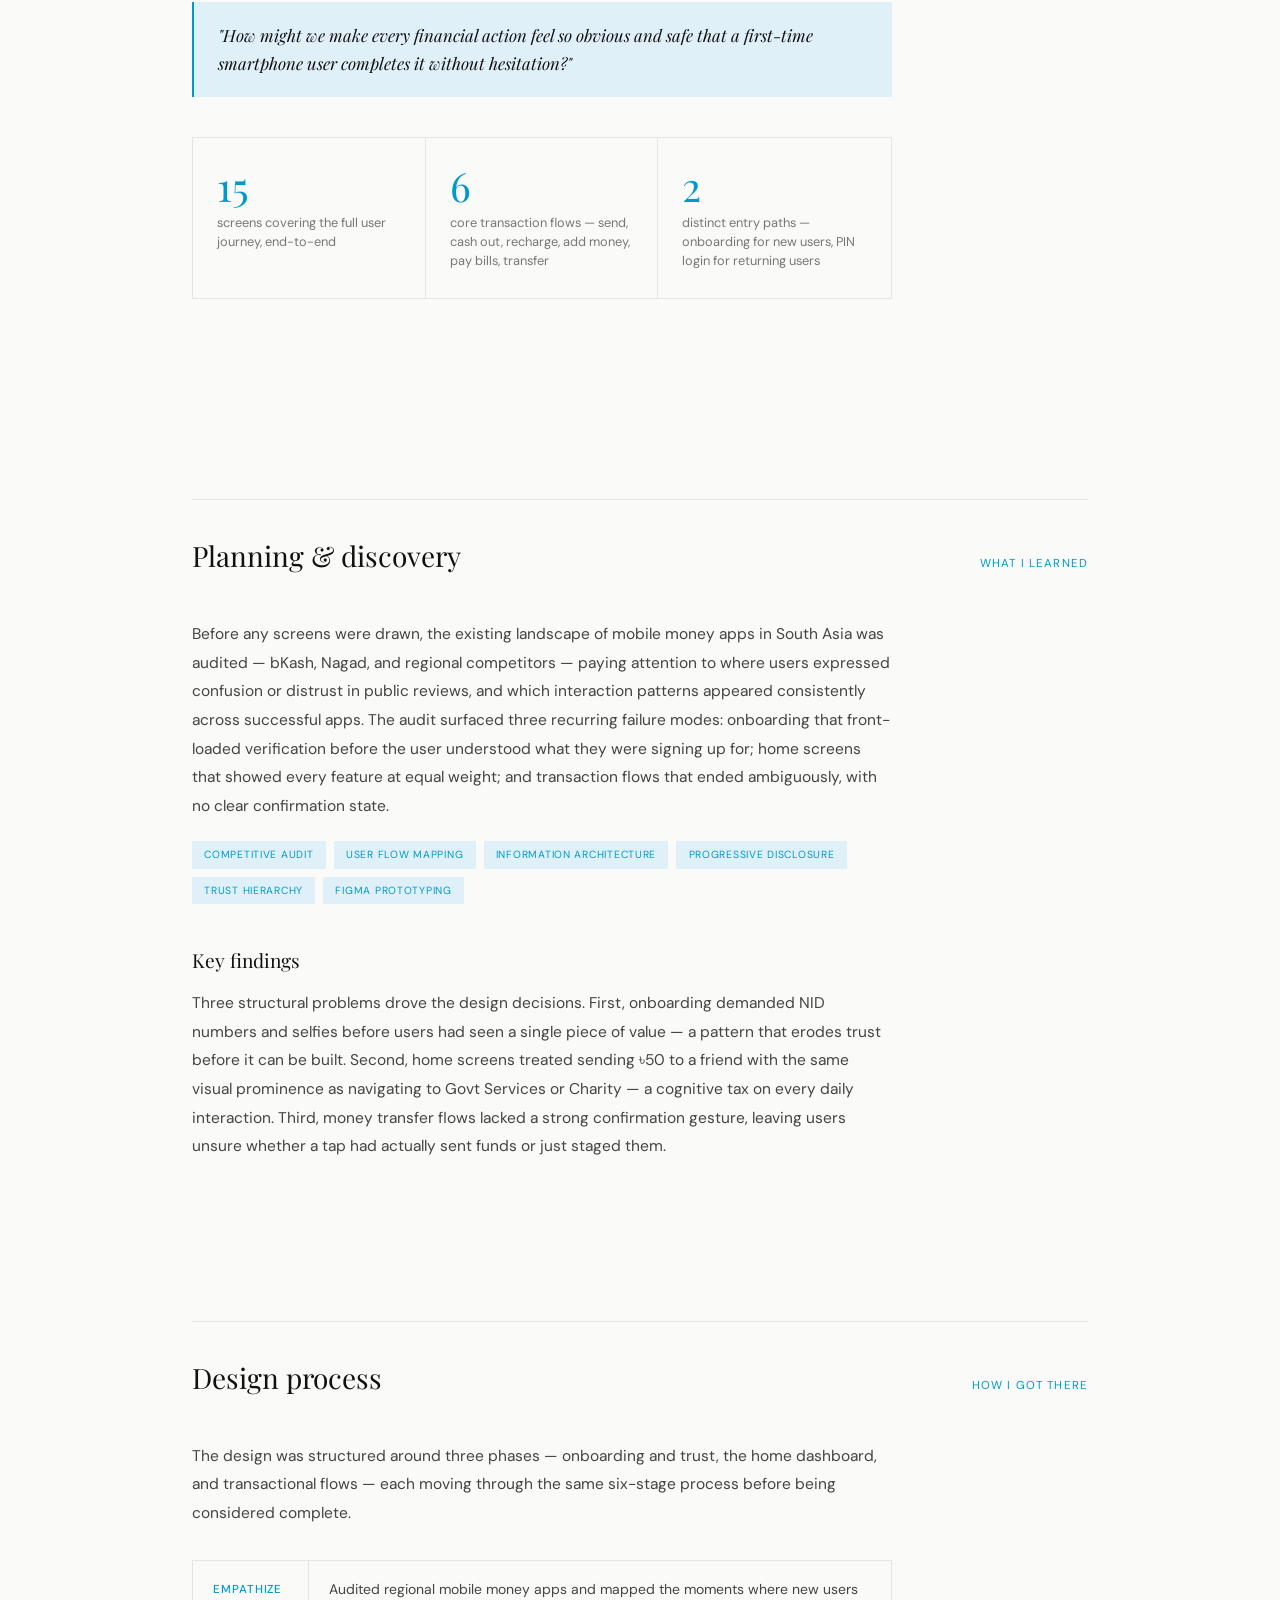
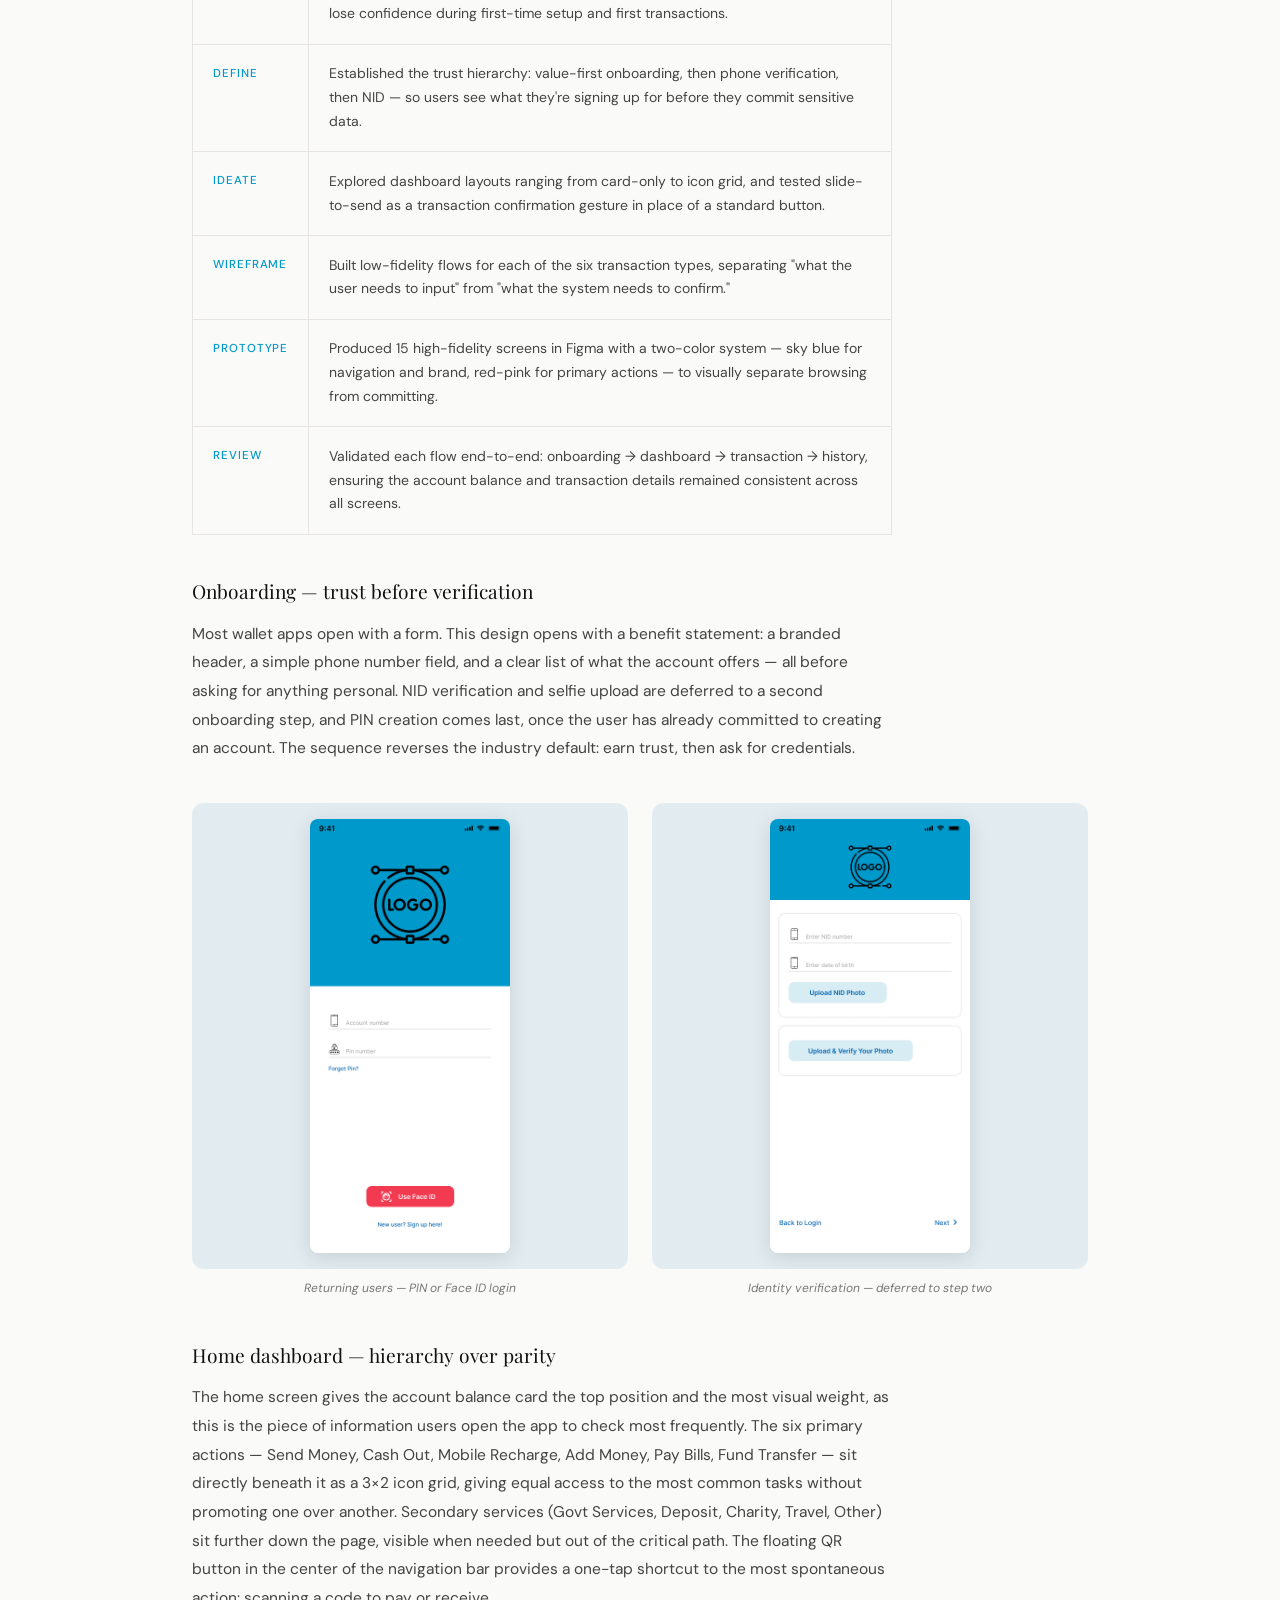
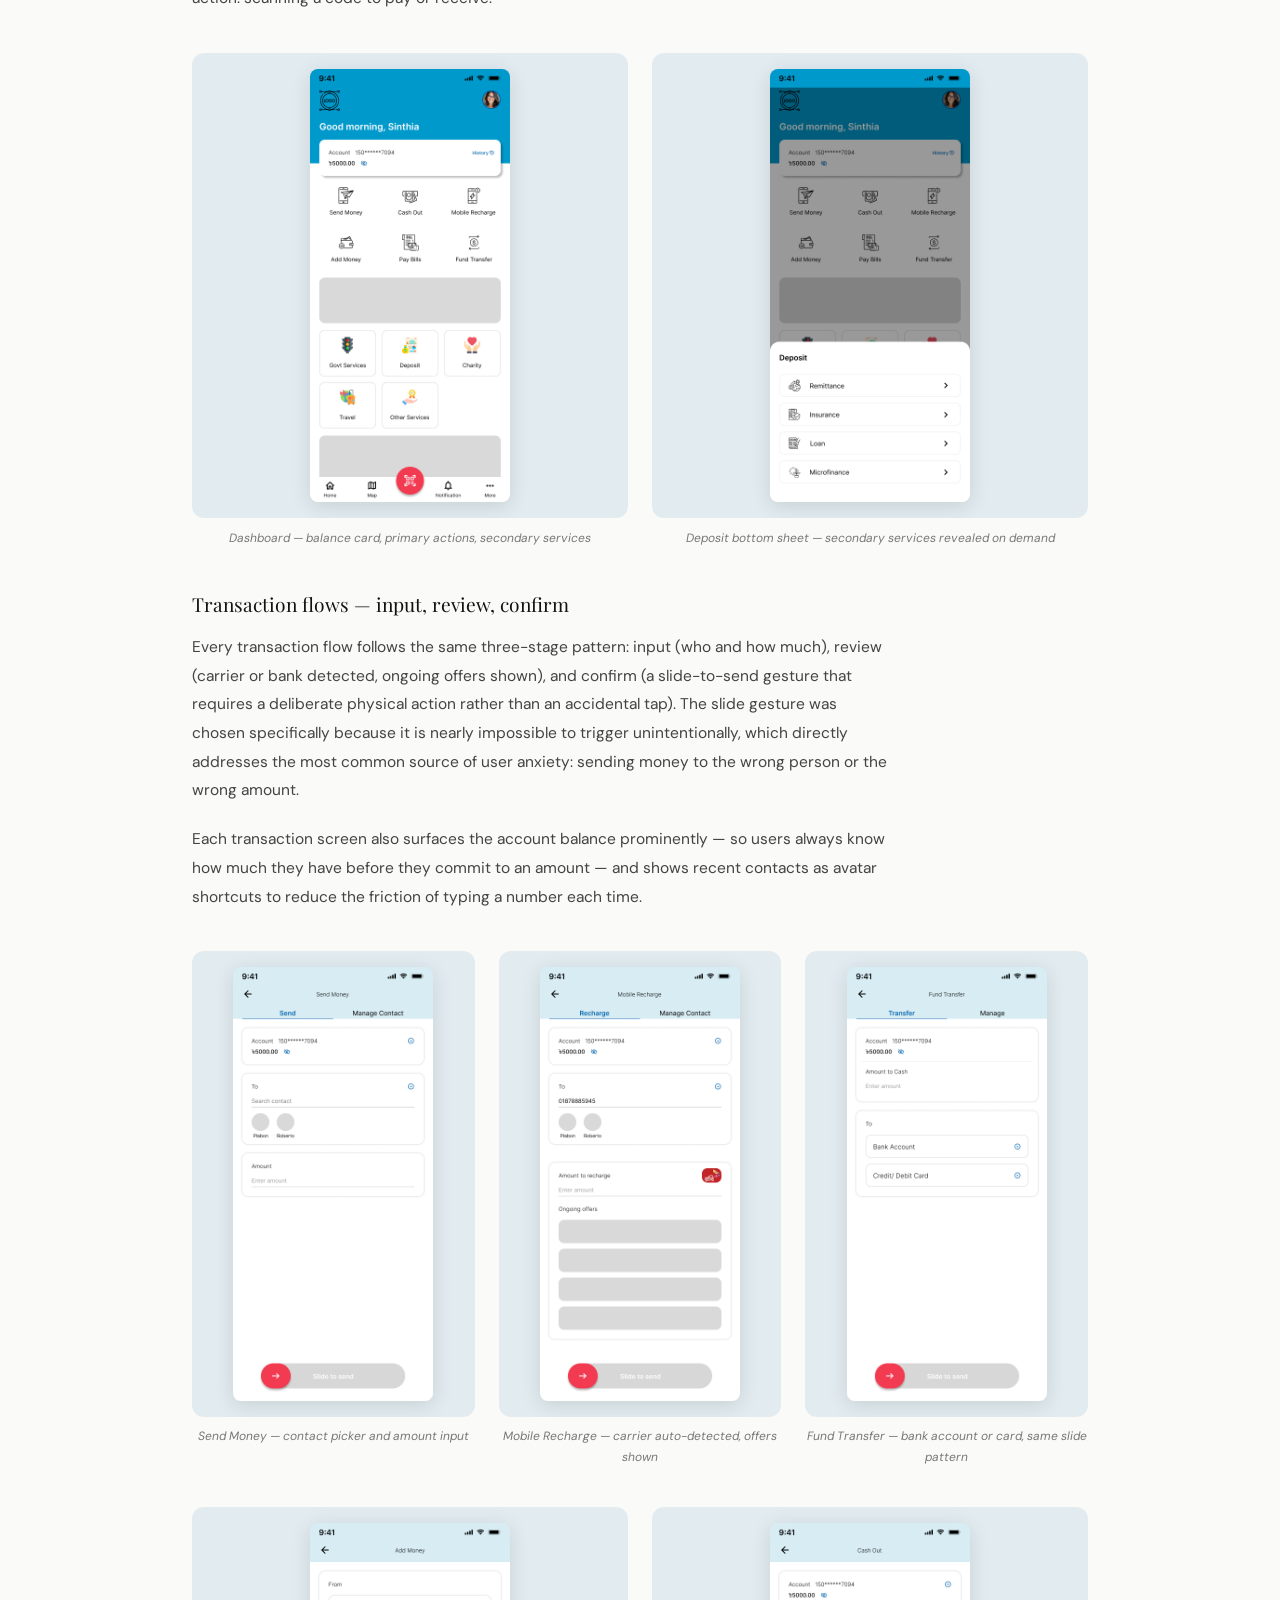
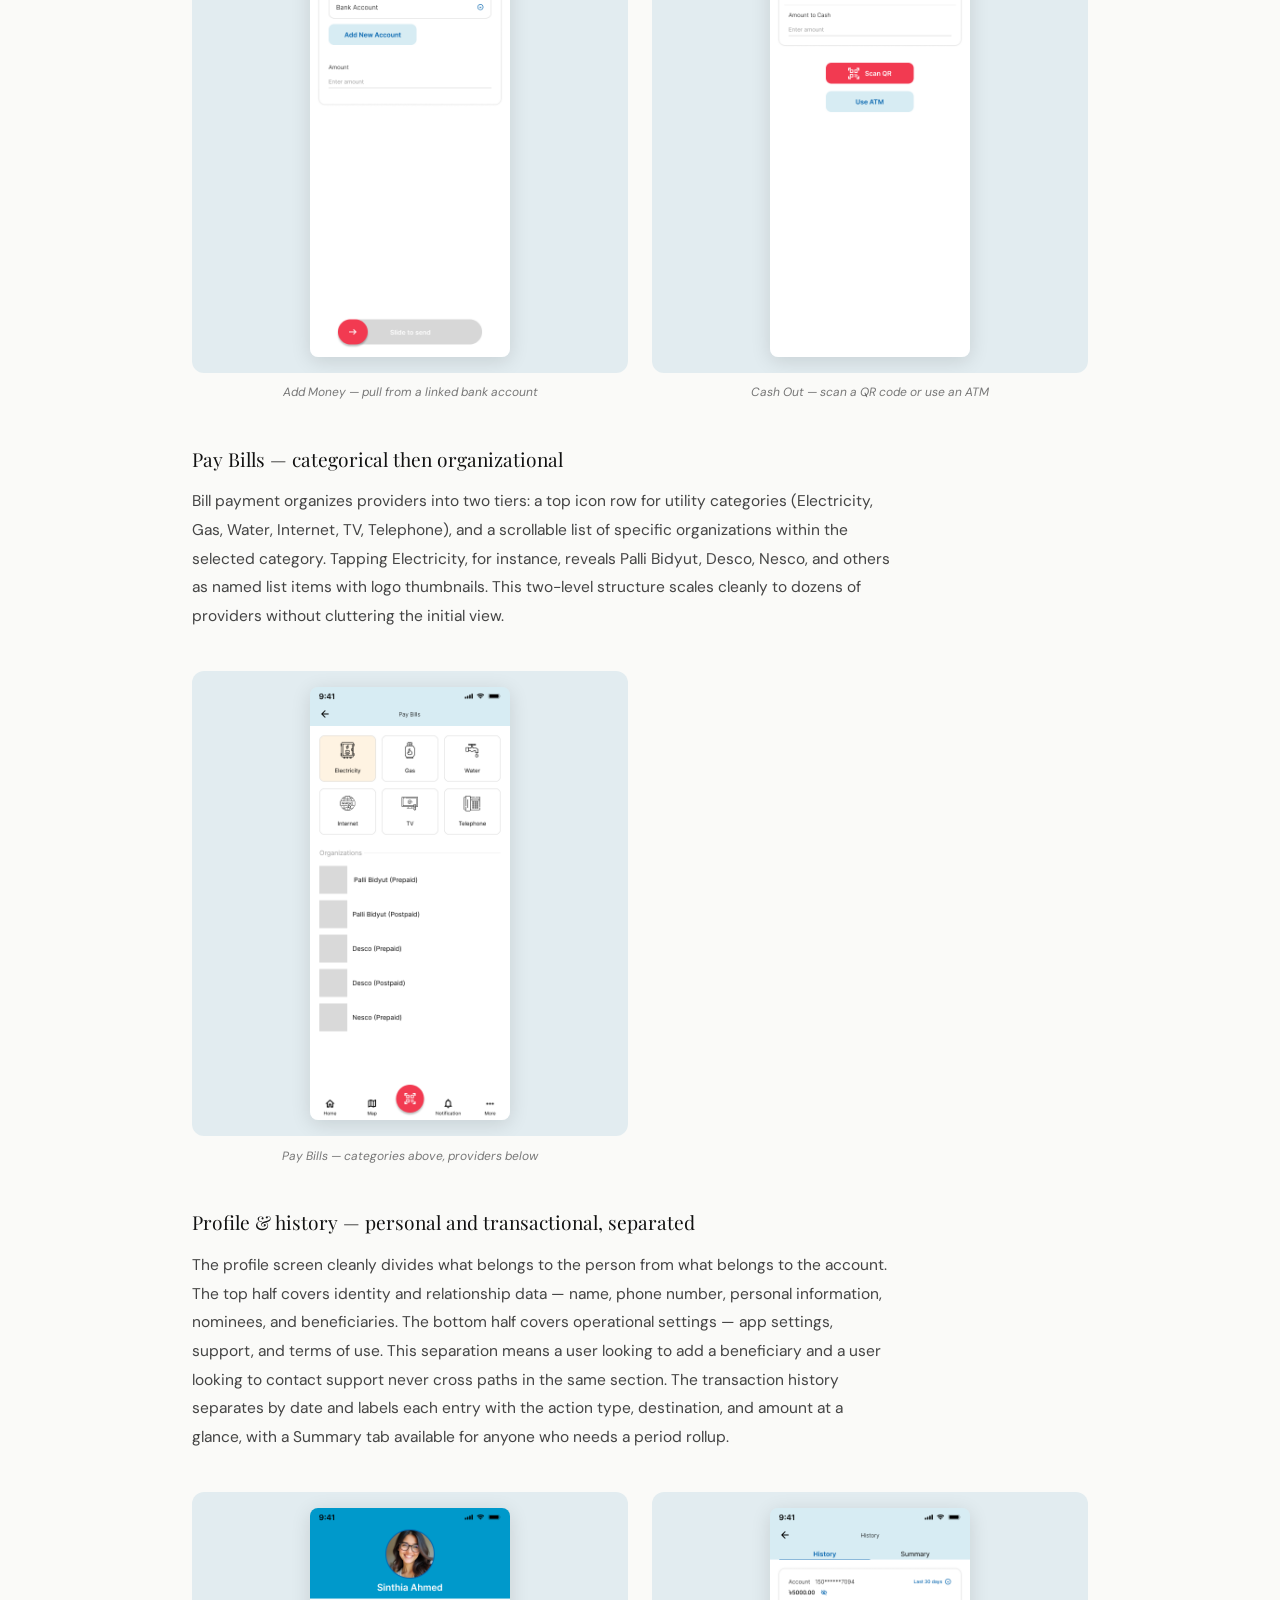
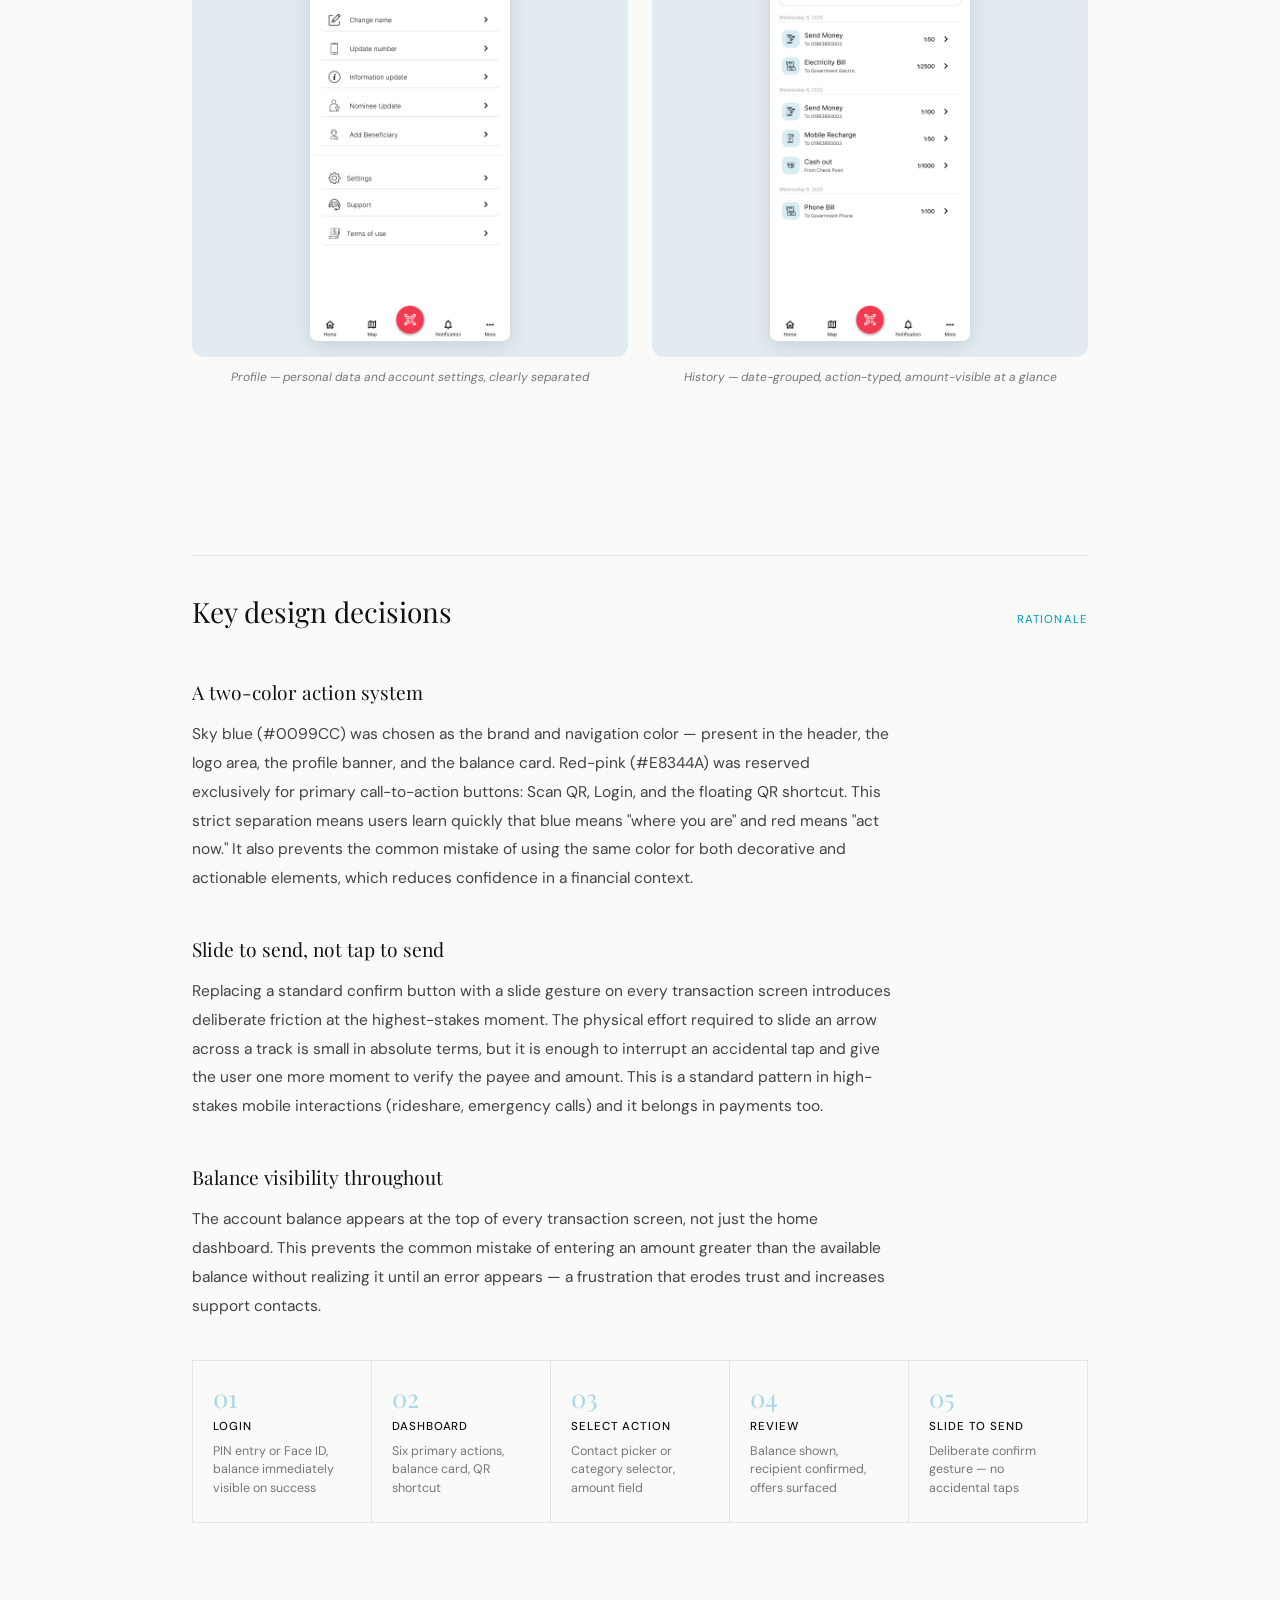
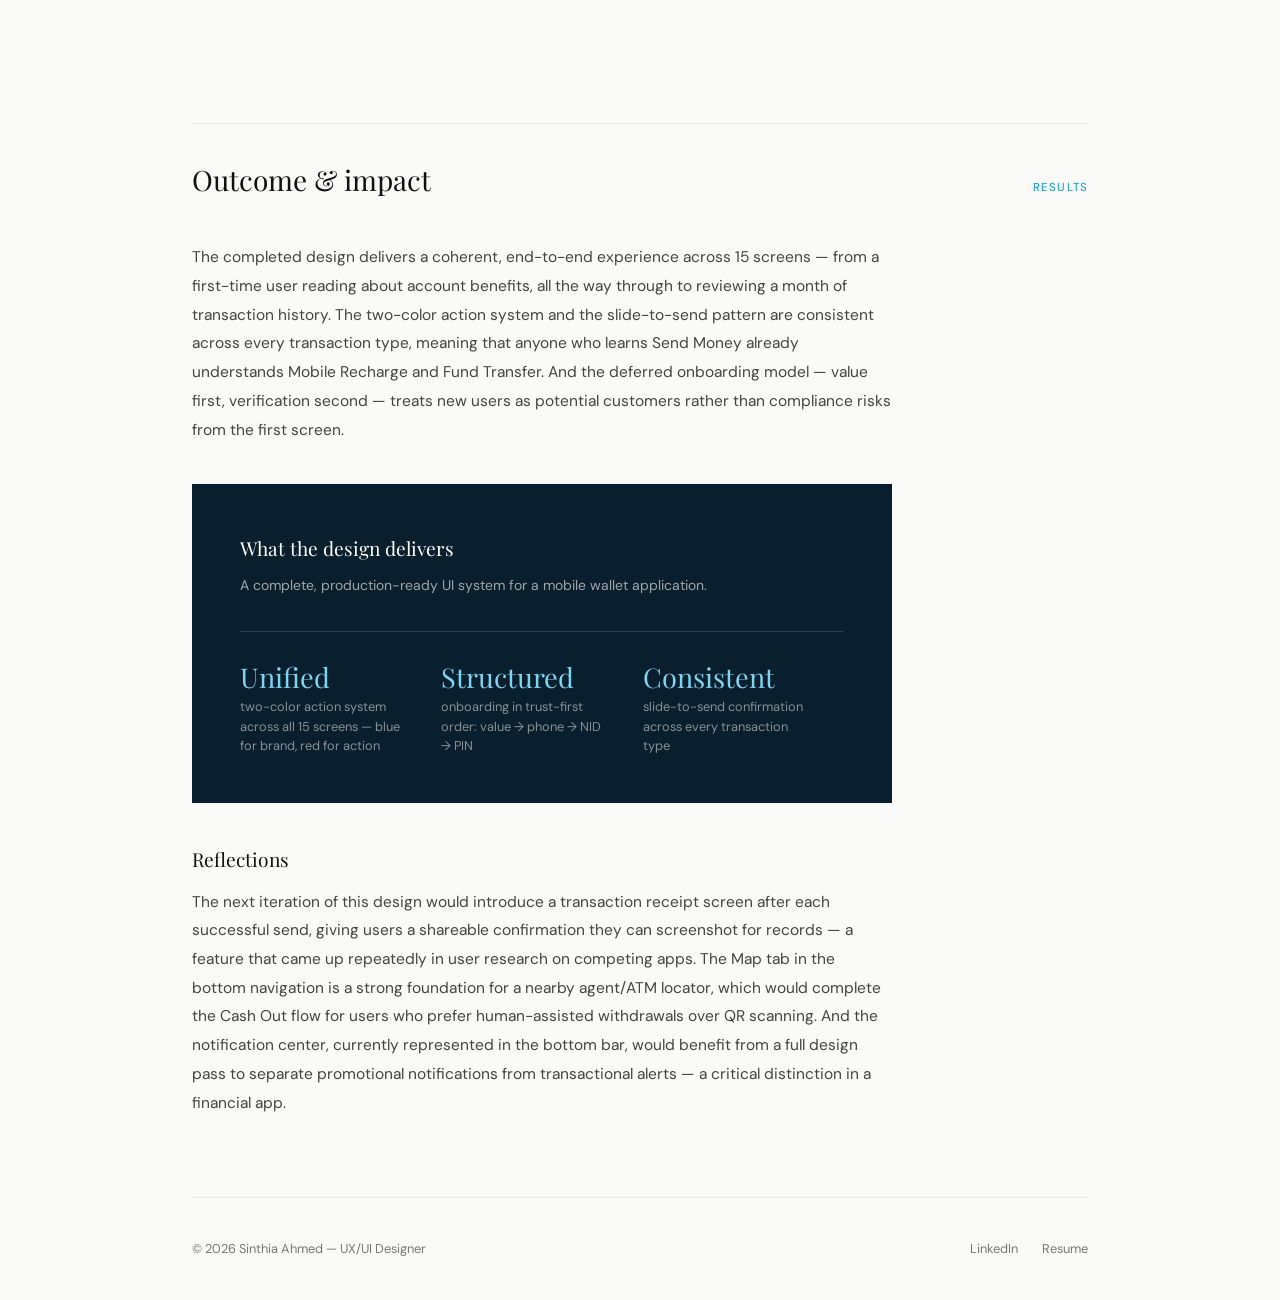
<file: projects/mobileWallet/mobile-wallet-case-study.html>
<!DOCTYPE html>
<html lang="en">
<head>
  <meta charset="UTF-8" />
  <meta name="viewport" content="width=device-width, initial-scale=1.0" />
  <title>Case Study — Mobile Wallet App</title>
  <link rel="preconnect" href="https://fonts.googleapis.com" />
  <link rel="preconnect" href="https://fonts.gstatic.com" crossorigin />
  <link href="https://fonts.googleapis.com/css2?family=Playfair+Display:ital,wght@0,400;0,500;1,400&family=DM+Sans:wght@300;400;500&display=swap" rel="stylesheet" />
  <style>
    *, *::before, *::after { margin: 0; padding: 0; box-sizing: border-box; }

    :root {
      --text:       #111111;
      --text-muted: #777777;
      --border:     #e8e5e0;
      --bg:         #fafaf8;
      --card:       #ffffff;
      --warm-1:     #e2ecf0;
      --warm-2:     #eef4f7;
      --accent:     #0099cc;
      --accent-2:   #e8344a;
      --accent-soft:#dff0f8;
      --serif:      'Playfair Display', Georgia, serif;
      --sans:       'DM Sans', sans-serif;
      --col:        700px;
    }

    html { scroll-behavior: smooth; }

    body {
      font-family: var(--sans);
      background: var(--bg);
      color: var(--text);
      font-size: 15px;
      line-height: 1.7;
      -webkit-font-smoothing: antialiased;
    }

    .site {
      max-width: 960px;
      margin: 0 auto;
      padding: 0 2rem;
    }

    /* ── HERO ── */
    .cs-hero {
      padding: 6rem 0 4rem;
      max-width: var(--col);
      opacity: 0;
      transform: translateY(20px);
      animation: fadeUp 0.8s ease forwards 0.1s;
    }

    .back-link {
      display: inline-flex;
      align-items: center;
      gap: 0.5rem;
      font-size: 0.75rem;
      text-transform: uppercase;
      letter-spacing: 0.1em;
      color: var(--text-muted);
      text-decoration: none;
      margin-bottom: 2.5rem;
      transition: color 0.2s;
    }

    .back-link:hover { color: var(--accent); }
    .back-link::before { content: '←'; font-size: 0.9rem; }

    .hero-eyebrow {
      font-size: 0.72rem;
      text-transform: uppercase;
      letter-spacing: 0.12em;
      color: var(--accent);
      font-weight: 500;
      margin-bottom: 1.25rem;
      display: flex;
      align-items: center;
      gap: 0.6rem;
    }

    .hero-eyebrow::before {
      content: '';
      display: inline-block;
      width: 20px;
      height: 1px;
      background: var(--accent);
    }

    .cs-hero h1 {
      font-family: var(--serif);
      font-size: clamp(2.4rem, 5vw, 3.4rem);
      font-weight: 400;
      line-height: 1.15;
      margin-bottom: 1.5rem;
    }

    .cs-hero h1 em {
      font-style: italic;
      color: var(--accent);
    }

    .cs-hero .hero-desc {
      color: var(--text-muted);
      font-size: 1rem;
      max-width: 540px;
      line-height: 1.85;
      margin-bottom: 2.5rem;
    }

    /* ── META ROW ── */
    .meta-row {
      display: grid;
      grid-template-columns: repeat(4, 1fr);
      gap: 0;
      border: 1px solid var(--border);
      margin: 3.5rem 0 0;
    }

    .meta-cell {
      padding: 1.25rem 1.5rem;
      border-right: 1px solid var(--border);
    }

    .meta-cell:last-child { border-right: none; }

    .meta-label {
      font-size: 0.65rem;
      text-transform: uppercase;
      letter-spacing: 0.1em;
      color: var(--text-muted);
      margin-bottom: 0.4rem;
    }

    .meta-value {
      font-size: 0.85rem;
      font-weight: 500;
      color: var(--text);
      line-height: 1.4;
    }

    /* ── HERO IMAGE ── */
    .hero-img-wrap {
      width: 100%;
      aspect-ratio: 16 / 7;
      background: var(--warm-1);
      margin: 3.5rem 0 0;
      overflow: hidden;
      display: flex;
      align-items: center;
      justify-content: center;
      opacity: 0;
      transform: translateY(16px);
      animation: fadeUp 0.8s ease forwards 0.35s;
    }

    .hero-img-wrap img { width: 100%; height: 100%; object-fit: cover; object-position: top; display: block; }


    /* ── SECTION STRUCTURE ── */
    .cs-section { padding: 5rem 0; }

    .section-header {
      display: flex;
      justify-content: space-between;
      align-items: baseline;
      border-top: 1px solid var(--border);
      padding-top: 2rem;
      margin-bottom: 2.5rem;
    }

    .section-header h2 {
      font-family: var(--serif);
      font-size: 1.75rem;
      font-weight: 400;
    }

    .section-header span {
      font-size: 0.72rem;
      text-transform: uppercase;
      letter-spacing: 0.1em;
      color: var(--accent);
    }

    .body-col { max-width: var(--col); }

    .body-col p {
      color: #444;
      margin-bottom: 1.25rem;
      font-size: 0.97rem;
      line-height: 1.85;
    }

    .body-col p:last-child { margin-bottom: 0; }

    h3 {
      font-family: var(--serif);
      font-size: 1.2rem;
      font-weight: 400;
      margin: 2.5rem 0 0.75rem;
    }

    /* ── CALLOUT ── */
    .callout {
      border-left: 2px solid var(--accent);
      padding: 1.25rem 1.5rem;
      margin: 2rem 0;
      background: var(--accent-soft);
    }

    .callout p {
      font-family: var(--serif);
      font-style: italic;
      font-size: 1.05rem;
      color: var(--text);
      margin: 0;
      line-height: 1.65;
    }

    /* ── STAT ROW ── */
    .stat-row {
      display: grid;
      grid-template-columns: repeat(3, 1fr);
      border: 1px solid var(--border);
      margin: 2.5rem 0;
    }

    .stat-cell {
      padding: 1.75rem 1.5rem;
      border-right: 1px solid var(--border);
    }

    .stat-cell:last-child { border-right: none; }

    .stat-number {
      font-family: var(--serif);
      font-size: 2.5rem;
      font-weight: 400;
      line-height: 1;
      margin-bottom: 0.4rem;
      color: var(--accent);
    }

    .stat-desc {
      font-size: 0.8rem;
      color: var(--text-muted);
      line-height: 1.5;
    }

    /* ── TAGS ── */
    .tag-list {
      display: flex;
      flex-wrap: wrap;
      gap: 0.5rem;
      margin: 1.25rem 0 2rem;
    }

    .tag {
      font-size: 0.65rem;
      text-transform: uppercase;
      letter-spacing: 0.07em;
      color: var(--accent);
      border: 1px solid var(--accent-soft);
      background: var(--accent-soft);
      padding: 0.25rem 0.7rem;
    }

    /* ── IMAGE SLOTS ── */
    .img-grid-2 {
      display: grid;
      grid-template-columns: 1fr 1fr;
      gap: 1.5rem;
      margin: 2.5rem 0 0.5rem;
    }

    .img-grid-3 {
      display: grid;
      grid-template-columns: 1fr 1fr 1fr;
      gap: 1.5rem;
      margin: 2.5rem 0 0.5rem;
    }

    .img-grid-5 {
      display: grid;
      grid-template-columns: repeat(5, 1fr);
      gap: 1rem;
      margin: 2.5rem 0 0.5rem;
    }

    .img-slot {
      width: 100%;
      background: var(--warm-1);
      border-radius: 12px;
      overflow: hidden;
      display: flex;
      align-items: flex-start;
      justify-content: center;
      padding: 1rem 0.75rem;
    }

    .img-slot img {
      width: 100%;
      max-width: 200px;
      height: auto;
      display: block;
      border-radius: 8px;
      box-shadow: 0 4px 20px rgba(0,0,0,0.12);
    }

    .img-caption {
      font-size: 0.75rem;
      color: var(--text-muted);
      margin-top: 0.6rem;
      font-style: italic;
      text-align: center;
    }

    /* ── PROCESS TABLE ── */
    .process-table {
      width: 100%;
      border: 1px solid var(--border);
      border-collapse: collapse;
      margin: 2rem 0;
      font-size: 0.875rem;
    }

    .process-table tr { border-bottom: 1px solid var(--border); }
    .process-table tr:last-child { border-bottom: none; }

    .process-table td {
      padding: 1.1rem 1.25rem;
      vertical-align: top;
    }

    .process-table td:first-child {
      width: 110px;
      color: var(--accent);
      font-weight: 500;
      font-size: 0.72rem;
      text-transform: uppercase;
      letter-spacing: 0.08em;
      border-right: 1px solid var(--border);
      white-space: nowrap;
      padding-top: 1.2rem;
    }

    .process-table td:last-child { color: #444; line-height: 1.7; }

    /* ── OUTCOME BAND ── */
    .outcome-band {
      background: #0a1f2e;
      color: #fff;
      padding: 3rem;
      margin: 2.5rem 0;
    }

    .outcome-band h3 {
      font-family: var(--serif);
      font-size: 1.2rem;
      font-weight: 400;
      color: #fff;
      margin: 0 0 0.5rem;
    }

    .outcome-band > p { color: rgba(255,255,255,0.6); font-size: 0.875rem; margin: 0 0 2rem; }

    .outcome-stats {
      display: grid;
      grid-template-columns: repeat(3, 1fr);
      gap: 0;
      border-top: 1px solid rgba(255,255,255,0.14);
      padding-top: 2rem;
    }

    .outcome-stat { padding-right: 2rem; }

    .outcome-stat .stat-number { color: #7fd4f0; font-size: 1.7rem; font-family: var(--serif); margin-bottom: 0.4rem; }
    .outcome-stat .stat-desc { color: rgba(255,255,255,0.5); font-size: 0.8rem; line-height: 1.5; }

    /* ── NEXT PROJECT ── */
    .next-project {
      padding: 5rem 0;
      border-top: 1px solid var(--border);
      display: flex;
      justify-content: space-between;
      align-items: center;
    }

    .next-project .label {
      font-size: 0.72rem;
      text-transform: uppercase;
      letter-spacing: 0.1em;
      color: var(--accent);
      margin-bottom: 0.6rem;
    }

    .next-project h2 {
      font-family: var(--serif);
      font-size: 1.5rem;
      font-weight: 400;
      margin-bottom: 0.3rem;
    }

    .next-project p { font-size: 0.85rem; color: var(--text-muted); }

    .next-arrow {
      flex-shrink: 0;
      width: 48px;
      height: 48px;
      border: 1px solid var(--border);
      display: flex;
      align-items: center;
      justify-content: center;
      text-decoration: none;
      color: var(--text);
      font-size: 1.1rem;
      transition: border-color 0.2s, background 0.2s, color 0.2s;
      margin-left: 2rem;
    }

    .next-arrow:hover { border-color: var(--accent); background: var(--accent); color: #fff; }

    /* ── FOOTER ── */
    footer {
      border-top: 1px solid var(--border);
      padding: 2.5rem 0;
      display: flex;
      justify-content: space-between;
      align-items: center;
    }

    footer p { font-size: 0.8rem; color: var(--text-muted); }

    .footer-links { display: flex; gap: 1.5rem; }

    .footer-links a {
      font-size: 0.8rem;
      color: var(--text-muted);
      text-decoration: none;
      transition: color 0.2s;
    }

    .footer-links a:hover { color: var(--accent); }

    /* ── FLOW STRIP ── */
    .flow-strip {
      display: flex;
      align-items: flex-start;
      gap: 0;
      margin: 2.5rem 0;
      border: 1px solid var(--border);
      overflow: hidden;
    }

    .flow-step {
      flex: 1;
      padding: 1.5rem 1.25rem;
      border-right: 1px solid var(--border);
      position: relative;
    }

    .flow-step:last-child { border-right: none; }

    .flow-num {
      font-family: var(--serif);
      font-size: 1.6rem;
      color: var(--accent);
      opacity: 0.35;
      line-height: 1;
      margin-bottom: 0.4rem;
    }

    .flow-title {
      font-size: 0.72rem;
      text-transform: uppercase;
      letter-spacing: 0.08em;
      font-weight: 500;
      color: var(--text);
      margin-bottom: 0.3rem;
    }

    .flow-desc {
      font-size: 0.78rem;
      color: var(--text-muted);
      line-height: 1.5;
    }

    /* ── ANIMATIONS ── */
    @keyframes fadeUp {
      to { opacity: 1; transform: translateY(0); }
    }

    .fade-in {
      opacity: 0;
      transform: translateY(16px);
      transition: opacity 0.6s ease, transform 0.6s ease;
    }

    .fade-in.visible { opacity: 1; transform: translateY(0); }

    /* ── RESPONSIVE ── */
    @media (max-width: 720px) {
      .meta-row { grid-template-columns: 1fr 1fr; }
      .meta-cell { border-bottom: 1px solid var(--border); }
      .stat-row { grid-template-columns: 1fr; }
      .stat-cell { border-right: none; border-bottom: 1px solid var(--border); }
      .img-grid-2, .img-grid-3, .img-grid-5 { grid-template-columns: 1fr 1fr; }
      .outcome-stats { grid-template-columns: 1fr; gap: 1.5rem; }
      .next-project { flex-direction: column; align-items: flex-start; gap: 2rem; }
      footer { flex-direction: column; gap: 1rem; text-align: center; }
      .outcome-band { padding: 2rem 1.5rem; }
      .flow-strip { flex-direction: column; }
      .flow-step { border-right: none; border-bottom: 1px solid var(--border); }
      .hero-img-wrap { gap: 0.75rem; padding: 1.5rem 1rem; }
      .hero-img-wrap img { height: 220px; }
    }

    @media (prefers-reduced-motion: reduce) {
      *, .fade-in { transition: none !important; animation: none !important; opacity: 1 !important; transform: none !important; }
    }
  </style>
</head>
<body>

<div class="site">

  <!-- ── HERO ── -->
  <div class="cs-hero">
    <a href="../../index.html#work" class="back-link">All projects</a>
    <div class="hero-eyebrow">UX / UI Case Study</div>
    <h1>Mobile Wallet — <em>designing trust</em> into every tap</h1>
    <p class="hero-desc">A complete mobile banking and wallet application for iOS, covering onboarding through daily financial tasks — from sending money and paying bills to cashing out and managing a personal profile.</p>

    <div class="meta-row">
      <div class="meta-cell">
        <div class="meta-label">Role</div>
        <div class="meta-value">UI/UX Designer</div>
      </div>
      <div class="meta-cell">
        <div class="meta-label">Platform</div>
        <div class="meta-value">iOS · Mobile</div>
      </div>
      <div class="meta-cell">
        <div class="meta-label">Tools</div>
        <div class="meta-value">Figma · Prototype</div>
      </div>
      <div class="meta-cell">
        <div class="meta-label">Timeline</div>
        <div class="meta-value">4 weeks</div>
      </div>
    </div>
  </div>

  <!-- ── HERO IMAGE ── -->
  <div class="hero-img-wrap">
    <img src="image/hero.png" alt="Mobile wallet home dashboard" />
  </div>

  <!-- ── THE PROBLEM ── -->
  <section class="cs-section">
    <div class="section-header fade-in">
      <h2>The problem</h2>
      <span>Context</span>
    </div>

    <div class="body-col fade-in">
      <p>Mobile financial services in Bangladesh and similar markets face a sharp contradiction: the people who need them most — those without easy access to bank branches — are also the least forgiving of confusing interfaces. A single moment of doubt on a payment screen can cause a user to abandon the app entirely and revert to cash.</p>

      <p>Existing wallet apps in the region suffered from cluttered home screens that buried the most common actions, onboarding flows that asked for sensitive identity information without building any prior trust, and transaction flows with no clear visual hierarchy to confirm a user was doing the right thing with their money. The brief was to design a wallet app that felt as reliable as a bank teller — clear, calm, and in control.</p>

      <div class="callout">
        <p>"How might we make every financial action feel so obvious and safe that a first-time smartphone user completes it without hesitation?"</p>
      </div>

      <div class="stat-row fade-in">
        <div class="stat-cell">
          <div class="stat-number">15</div>
          <div class="stat-desc">screens covering the full user journey, end-to-end</div>
        </div>
        <div class="stat-cell">
          <div class="stat-number">6</div>
          <div class="stat-desc">core transaction flows — send, cash out, recharge, add money, pay bills, transfer</div>
        </div>
        <div class="stat-cell">
          <div class="stat-number">2</div>
          <div class="stat-desc">distinct entry paths — onboarding for new users, PIN login for returning users</div>
        </div>
      </div>
    </div>
  </section>

  <!-- ── RESEARCH / PLANNING ── -->
  <section class="cs-section">
    <div class="section-header fade-in">
      <h2>Planning &amp; discovery</h2>
      <span>What I learned</span>
    </div>

    <div class="body-col fade-in">
      <p>Before any screens were drawn, the existing landscape of mobile money apps in South Asia was audited — bKash, Nagad, and regional competitors — paying attention to where users expressed confusion or distrust in public reviews, and which interaction patterns appeared consistently across successful apps. The audit surfaced three recurring failure modes: onboarding that front-loaded verification before the user understood what they were signing up for; home screens that showed every feature at equal weight; and transaction flows that ended ambiguously, with no clear confirmation state.</p>

      <div class="tag-list">
        <span class="tag">Competitive audit</span>
        <span class="tag">User flow mapping</span>
        <span class="tag">Information architecture</span>
        <span class="tag">Progressive disclosure</span>
        <span class="tag">Trust hierarchy</span>
        <span class="tag">Figma prototyping</span>
      </div>

      <h3>Key findings</h3>
      <p>Three structural problems drove the design decisions. First, onboarding demanded NID numbers and selfies before users had seen a single piece of value — a pattern that erodes trust before it can be built. Second, home screens treated sending ৳50 to a friend with the same visual prominence as navigating to Govt Services or Charity — a cognitive tax on every daily interaction. Third, money transfer flows lacked a strong confirmation gesture, leaving users unsure whether a tap had actually sent funds or just staged them.</p>
    </div>
  </section>

  <!-- ── DESIGN PROCESS ── -->
  <section class="cs-section">
    <div class="section-header fade-in">
      <h2>Design process</h2>
      <span>How I got there</span>
    </div>

    <div class="body-col fade-in">
      <p>The design was structured around three phases — onboarding and trust, the home dashboard, and transactional flows — each moving through the same six-stage process before being considered complete.</p>

      <table class="process-table">
        <tr>
          <td>Empathize</td>
          <td>Audited regional mobile money apps and mapped the moments where new users lose confidence during first-time setup and first transactions.</td>
        </tr>
        <tr>
          <td>Define</td>
          <td>Established the trust hierarchy: value-first onboarding, then phone verification, then NID — so users see what they're signing up for before they commit sensitive data.</td>
        </tr>
        <tr>
          <td>Ideate</td>
          <td>Explored dashboard layouts ranging from card-only to icon grid, and tested slide-to-send as a transaction confirmation gesture in place of a standard button.</td>
        </tr>
        <tr>
          <td>Wireframe</td>
          <td>Built low-fidelity flows for each of the six transaction types, separating "what the user needs to input" from "what the system needs to confirm."</td>
        </tr>
        <tr>
          <td>Prototype</td>
          <td>Produced 15 high-fidelity screens in Figma with a two-color system — sky blue for navigation and brand, red-pink for primary actions — to visually separate browsing from committing.</td>
        </tr>
        <tr>
          <td>Review</td>
          <td>Validated each flow end-to-end: onboarding → dashboard → transaction → history, ensuring the account balance and transaction details remained consistent across all screens.</td>
        </tr>
      </table>
    </div>

    <!-- ONBOARDING -->
    <div class="body-col fade-in">
      <h3>Onboarding — trust before verification</h3>
      <p>Most wallet apps open with a form. This design opens with a benefit statement: a branded header, a simple phone number field, and a clear list of what the account offers — all before asking for anything personal. NID verification and selfie upload are deferred to a second onboarding step, and PIN creation comes last, once the user has already committed to creating an account. The sequence reverses the industry default: earn trust, then ask for credentials.</p>
    </div>

    <div class="img-grid-2 fade-in">
      <div>
        <div class="img-slot"><img src="image/user faceID.png" alt="Login screen with Face ID option" /></div>
        <p class="img-caption">Returning users — PIN or Face ID login</p>
      </div>
      
      <div>
        <div class="img-slot"><img src="image/NID.png" alt="NID verification and selfie upload" /></div>
        <p class="img-caption">Identity verification — deferred to step two</p>
      </div>
    </div>

    <!-- DASHBOARD -->
    <div class="body-col fade-in">
      <h3>Home dashboard — hierarchy over parity</h3>
      <p>The home screen gives the account balance card the top position and the most visual weight, as this is the piece of information users open the app to check most frequently. The six primary actions — Send Money, Cash Out, Mobile Recharge, Add Money, Pay Bills, Fund Transfer — sit directly beneath it as a 3×2 icon grid, giving equal access to the most common tasks without promoting one over another. Secondary services (Govt Services, Deposit, Charity, Travel, Other) sit further down the page, visible when needed but out of the critical path. The floating QR button in the center of the navigation bar provides a one-tap shortcut to the most spontaneous action: scanning a code to pay or receive.</p>
    </div>

    <div class="img-grid-2 fade-in">
      <div>
        <div class="img-slot"><img src="image/dashboard.png" alt="Home dashboard with account balance and quick actions" /></div>
        <p class="img-caption">Dashboard — balance card, primary actions, secondary services</p>
      </div>
      <div>
        <div class="img-slot"><img src="image/desposit sheet.png" alt="Deposit bottom sheet with Remittance, Insurance, Loan, Microfinance" /></div>
        <p class="img-caption">Deposit bottom sheet — secondary services revealed on demand</p>
      </div>
    </div>

    <!-- TRANSACTIONS -->
    <div class="body-col fade-in">
      <h3>Transaction flows — input, review, confirm</h3>
      <p>Every transaction flow follows the same three-stage pattern: input (who and how much), review (carrier or bank detected, ongoing offers shown), and confirm (a slide-to-send gesture that requires a deliberate physical action rather than an accidental tap). The slide gesture was chosen specifically because it is nearly impossible to trigger unintentionally, which directly addresses the most common source of user anxiety: sending money to the wrong person or the wrong amount.</p>

      <p>Each transaction screen also surfaces the account balance prominently — so users always know how much they have before they commit to an amount — and shows recent contacts as avatar shortcuts to reduce the friction of typing a number each time.</p>
    </div>

    <div class="img-grid-3 fade-in">
      <div>
        <div class="img-slot"><img src="image/send money.png" alt="Send money screen with contact search and amount" /></div>
        <p class="img-caption">Send Money — contact picker and amount input</p>
      </div>
      <div>
        <div class="img-slot"><img src="image/mobile recharge.png" alt="Mobile recharge with carrier detection and ongoing offers" /></div>
        <p class="img-caption">Mobile Recharge — carrier auto-detected, offers shown</p>
      </div>
      <div>
        <div class="img-slot"><img src="image/fund transfer.png" alt="Fund transfer to bank account or credit card" /></div>
        <p class="img-caption">Fund Transfer — bank account or card, same slide pattern</p>
      </div>
    </div>

    <div class="img-grid-2 fade-in">
      <div>
        <div class="img-slot"><img src="image/add money.png" alt="Add money from linked bank account" /></div>
        <p class="img-caption">Add Money — pull from a linked bank account</p>
      </div>
      <div>
        <div class="img-slot"><img src="image/cash out.png" alt="Cash out via QR scan or ATM" /></div>
        <p class="img-caption">Cash Out — scan a QR code or use an ATM</p>
      </div>
    </div>

    <!-- PAY BILLS -->
    <div class="body-col fade-in">
      <h3>Pay Bills — categorical then organizational</h3>
      <p>Bill payment organizes providers into two tiers: a top icon row for utility categories (Electricity, Gas, Water, Internet, TV, Telephone), and a scrollable list of specific organizations within the selected category. Tapping Electricity, for instance, reveals Palli Bidyut, Desco, Nesco, and others as named list items with logo thumbnails. This two-level structure scales cleanly to dozens of providers without cluttering the initial view.</p>
    </div>

    <div class="img-grid-2 fade-in">
      <div>
        <div class="img-slot"><img src="image/Paybill.png" alt="Pay Bills with utility category icons and provider list" /></div>
        <p class="img-caption">Pay Bills — categories above, providers below</p>
      </div>
    </div>

    <!-- PROFILE & HISTORY -->
    <div class="body-col fade-in">
      <h3>Profile &amp; history — personal and transactional, separated</h3>
      <p>The profile screen cleanly divides what belongs to the person from what belongs to the account. The top half covers identity and relationship data — name, phone number, personal information, nominees, and beneficiaries. The bottom half covers operational settings — app settings, support, and terms of use. This separation means a user looking to add a beneficiary and a user looking to contact support never cross paths in the same section. The transaction history separates by date and labels each entry with the action type, destination, and amount at a glance, with a Summary tab available for anyone who needs a period rollup.</p>
    </div>

    <div class="img-grid-2 fade-in">
      <div>
        <div class="img-slot"><img src="image/profile.png" alt="Profile screen with personal info, nominee, and settings sections" /></div>
        <p class="img-caption">Profile — personal data and account settings, clearly separated</p>
      </div>
      <div>
        <div class="img-slot"><img src="image/transaction history.png" alt="Transaction history grouped by date" /></div>
        <p class="img-caption">History — date-grouped, action-typed, amount-visible at a glance</p>
      </div>
    </div>
  </section>

  <!-- ── DESIGN DECISIONS ── -->
  <section class="cs-section">
    <div class="section-header fade-in">
      <h2>Key design decisions</h2>
      <span>Rationale</span>
    </div>

    <div class="body-col fade-in">
      <h3>A two-color action system</h3>
      <p>Sky blue (#0099CC) was chosen as the brand and navigation color — present in the header, the logo area, the profile banner, and the balance card. Red-pink (#E8344A) was reserved exclusively for primary call-to-action buttons: Scan QR, Login, and the floating QR shortcut. This strict separation means users learn quickly that blue means "where you are" and red means "act now." It also prevents the common mistake of using the same color for both decorative and actionable elements, which reduces confidence in a financial context.</p>

      <h3>Slide to send, not tap to send</h3>
      <p>Replacing a standard confirm button with a slide gesture on every transaction screen introduces deliberate friction at the highest-stakes moment. The physical effort required to slide an arrow across a track is small in absolute terms, but it is enough to interrupt an accidental tap and give the user one more moment to verify the payee and amount. This is a standard pattern in high-stakes mobile interactions (rideshare, emergency calls) and it belongs in payments too.</p>

      <h3>Balance visibility throughout</h3>
      <p>The account balance appears at the top of every transaction screen, not just the home dashboard. This prevents the common mistake of entering an amount greater than the available balance without realizing it until an error appears — a frustration that erodes trust and increases support contacts.</p>
    </div>

    <div class="flow-strip fade-in">
      <div class="flow-step">
        <div class="flow-num">01</div>
        <div class="flow-title">Login</div>
        <div class="flow-desc">PIN entry or Face ID, balance immediately visible on success</div>
      </div>
      <div class="flow-step">
        <div class="flow-num">02</div>
        <div class="flow-title">Dashboard</div>
        <div class="flow-desc">Six primary actions, balance card, QR shortcut</div>
      </div>
      <div class="flow-step">
        <div class="flow-num">03</div>
        <div class="flow-title">Select action</div>
        <div class="flow-desc">Contact picker or category selector, amount field</div>
      </div>
      <div class="flow-step">
        <div class="flow-num">04</div>
        <div class="flow-title">Review</div>
        <div class="flow-desc">Balance shown, recipient confirmed, offers surfaced</div>
      </div>
      <div class="flow-step">
        <div class="flow-num">05</div>
        <div class="flow-title">Slide to send</div>
        <div class="flow-desc">Deliberate confirm gesture — no accidental taps</div>
      </div>
    </div>
  </section>

  <!-- ── OUTCOME ── -->
  <section class="cs-section">
    <div class="section-header fade-in">
      <h2>Outcome &amp; impact</h2>
      <span>Results</span>
    </div>

    <div class="body-col fade-in">
      <p>The completed design delivers a coherent, end-to-end experience across 15 screens — from a first-time user reading about account benefits, all the way through to reviewing a month of transaction history. The two-color action system and the slide-to-send pattern are consistent across every transaction type, meaning that anyone who learns Send Money already understands Mobile Recharge and Fund Transfer. And the deferred onboarding model — value first, verification second — treats new users as potential customers rather than compliance risks from the first screen.</p>

      <div class="outcome-band">
        <h3>What the design delivers</h3>
        <p>A complete, production-ready UI system for a mobile wallet application.</p>
        <div class="outcome-stats">
          <div class="outcome-stat">
            <div class="stat-number">Unified</div>
            <div class="stat-desc">two-color action system across all 15 screens — blue for brand, red for action</div>
          </div>
          <div class="outcome-stat">
            <div class="stat-number">Structured</div>
            <div class="stat-desc">onboarding in trust-first order: value → phone → NID → PIN</div>
          </div>
          <div class="outcome-stat">
            <div class="stat-number">Consistent</div>
            <div class="stat-desc">slide-to-send confirmation across every transaction type</div>
          </div>
        </div>
      </div>

      <h3>Reflections</h3>
      <p>The next iteration of this design would introduce a transaction receipt screen after each successful send, giving users a shareable confirmation they can screenshot for records — a feature that came up repeatedly in user research on competing apps. The Map tab in the bottom navigation is a strong foundation for a nearby agent/ATM locator, which would complete the Cash Out flow for users who prefer human-assisted withdrawals over QR scanning. And the notification center, currently represented in the bottom bar, would benefit from a full design pass to separate promotional notifications from transactional alerts — a critical distinction in a financial app.</p>
    </div>
  </section>

  <!-- FOOTER -->
  <footer>
      <p>&copy; 2026 Sinthia Ahmed &mdash; UX/UI Designer</p>
          <div class="footer-links">
          <a href="https://www.linkedin.com/in/sinthia-ahmed-254bb218a" target="_blank">LinkedIn</a>
          <!-- <a href="https://dribbble.com/yourhandle" target="_blank">Dribbble</a> -->
          <a href="assets/resume/Sinthia Ahmed_Resume2026.pdf" download>Resume</a>
      </div>
  </footer>

</div><!-- /site -->

<script>
  const observer = new IntersectionObserver((entries) => {
    entries.forEach(entry => {
      if (entry.isIntersecting) {
        entry.target.classList.add('visible');
        observer.unobserve(entry.target);
      }
    });
  }, { threshold: 0.08 });

  document.querySelectorAll('.fade-in').forEach(el => observer.observe(el));
</script>

</body>
</html>
</file>
<file: assets/css/variables.css>
:root {
  --text: #111111;
  --text-muted: #777777;
  --border: #e8e5e0;
  --bg: #fafaf8;
  --card: #ffffff;

  --serif: 'Playfair Display', Georgia, serif;
  --sans: 'DM Sans', sans-serif;
}
</file>
<file: assets/css/base.css>
*, *::before, *::after {
  margin: 0;
  padding: 0;
  box-sizing: border-box;
}

html {
  scroll-behavior: smooth;
}

body {
  font-family: var(--sans);
  background: var(--bg);
  color: var(--text);
  font-size: 15px;
  line-height: 1.6;
}

.site {
  max-width: 960px;
  margin: 0 auto;
  padding: 0 2rem;
}

.btn-primary {
  background: var(--text);
  color: #fff;
  border: none;
  padding: 0.8rem 1.75rem;
  font-family: var(--sans);
  font-size: 0.85rem;
  cursor: pointer;
  letter-spacing: 0.03em;
  transition: opacity 0.2s;
  text-decoration: none;
  display: inline-block;
}

.btn-primary:hover {
  opacity: 0.75;
}

.btn-outline {
  background: transparent;
  color: var(--text);
  border: 1px solid var(--border);
  padding: 0.8rem 1.75rem;
  font-family: var(--sans);
  font-size: 0.85rem;
  cursor: pointer;
  letter-spacing: 0.03em;
  transition: border-color 0.2s;
  text-decoration: none;
  display: inline-block;
}

.btn-outline:hover {
  border-color: var(--text);
}
</file>
<file: assets/css/navigation.css>
nav {
  display: flex;
  justify-content: space-between;
  align-items: center;
  padding: 2rem 0;
  border-bottom: 1px solid var(--border);
  position: sticky;
  top: 0;
  background: var(--bg);
  z-index: 100;
}

.logo {
  display: flex;
  align-items: center;
}

.logo img {
  height: 40px;
  width: auto;
  transition: opacity 0.2s ease;
}

.logo img:hover {
  opacity: 0.75;
}

.nav-links {
  display: flex;
  gap: 2rem;
  list-style: none;
}

.nav-links a {
  color: var(--text-muted);
  text-decoration: none;
  font-size: 0.8rem;
  letter-spacing: 0.06em;
  text-transform: uppercase;
  transition: color 0.2s;
}

.nav-links a:hover {
  color: var(--text);
}
</file>
<file: assets/css/hero.css>
.hero {
  padding: 8rem 0 6rem;
  max-width: 680px;
  opacity: 0;
  transform: translateY(20px);
  animation: fadeUp 0.8s ease forwards 0.1s;
}

.hero-tag {
  font-size: 0.72rem;
  text-transform: uppercase;
  letter-spacing: 0.12em;
  color: var(--text-muted);
  margin-bottom: 1.5rem;
  display: flex;
  align-items: center;
  gap: 0.6rem;
}

.hero-tag::before {
  content: '';
  display: inline-block;
  width: 20px;
  height: 1px;
  background: var(--text-muted);
}

.hero h1 {
  font-family: var(--serif);
  font-size: 4rem;
  font-weight: 400;
  line-height: 1.15;
  margin-bottom: 1.75rem;
}

.hero h1 em {
  font-style: italic;
  color: #999;
}

.hero-desc {
  color: var(--text-muted);
  font-size: 1rem;
  max-width: 480px;
  margin-bottom: 2.5rem;
  line-height: 1.85;
}

.hero-btns {
  display: flex;
  gap: 1rem;
  flex-wrap: wrap;
}
</file>
<file: assets/css/sections.css>
section {
  padding: 5rem 0;
}

.section-header {
  display: flex;
  justify-content: space-between;
  align-items: baseline;
  border-top: 1px solid var(--border);
  padding-top: 2rem;
  margin-bottom: 3rem;
}

.section-header h2 {
  font-family: var(--serif);
  font-size: 1.75rem;
  font-weight: 400;
}

.section-header span {
  font-size: 0.72rem;
  text-transform: uppercase;
  letter-spacing: 0.1em;
  color: var(--text-muted);
}
</file>
<file: assets/css/projects.css>
.projects-grid {
      display: grid;
      grid-template-columns: 1fr 1fr;
      gap: 1.5rem;
    }

    .project-card {
      background: var(--card);
      border: 1px solid var(--border);
      overflow: hidden;
      cursor: pointer;
      transition: transform 0.25s ease, box-shadow 0.25s ease;
      text-decoration: none;
      color: inherit;
      display: block;
    }

    .project-card:hover {
      transform: translateY(-3px);
      box-shadow: 0 8px 24px rgba(0,0,0,0.06);
    }

    .project-img {
    width: 100%;
    aspect-ratio: 16 / 10;
    overflow: hidden;
}

.project-img img {
    width: 100%;
    height: 100%;
    object-fit: cover;
    display: block;
    transition: transform 0.3s ease;
}

.project-card:hover .project-img img {
    transform: scale(1.03);
}

    .p1 { background: #ede9e2; }
    .p2 { background: #e2e9ed; }
    .p3 { background: #e9edde; }
    .p4 { background: #ede2e9; }

    .project-info { padding: 1.25rem 1.5rem; }

    .project-tags {
      display: flex;
      gap: 0.5rem;
      margin-bottom: 0.75rem;
      flex-wrap: wrap;
    }

    .tag {
      font-size: 0.65rem;
      text-transform: uppercase;
      letter-spacing: 0.07em;
      color: var(--text-muted);
      border: 1px solid var(--border);
      padding: 0.2rem 0.6rem;
    }

    .project-info h3 {
      font-family: var(--serif);
      font-size: 1.1rem;
      font-weight: 400;
      margin-bottom: 0.4rem;
    }

    .project-info p {
      font-size: 0.85rem;
      color: var(--text-muted);
    }
</file>
<file: assets/css/about.css>
.about-grid {
      display: grid;
      grid-template-columns: 1fr 1.4fr;
      gap: 5rem;
      align-items: start;
    }

    .about-portrait {
      width: 100%;
      aspect-ratio: 3 / 4;
      background: #f0ede8;
      display: flex;
      align-items: center;
      justify-content: center;
      font-family: var(--serif);
      font-size: 1rem;
      color: #bbb;
      border: 1px solid var(--border);
      overflow: hidden;
    }

    .about-portrait img {
      width: 100%;
      height: 100%;
      object-fit: cover;
    }

    .about-body h3 {
      font-family: var(--serif);
      font-size: 2rem;
      font-weight: 400;
      line-height: 1.25;
      margin-bottom: 1.5rem;
    }

    .about-body p {
      color: var(--text-muted);
      font-size: 0.92rem;
      line-height: 1.9;
      margin-bottom: 1.25rem;
    }

    .about-secondaryImg {
    width: 100%;
    aspect-ratio: 4 / 4;
    background: #f0ede8;
    display: flex;
    align-items: center;
    justify-content: center;
    border: 1px solid var(--border);
    overflow: hidden;
}

.about-secondaryImg img {
    width: 100%;
    height: 100%;
    object-fit: contain; /* Shows the whole image */
}
</file>
<file: assets/css/skills.css>
.skills-grid {
      display: grid;
      grid-template-columns: repeat(4, 1fr);
      gap: 1px;
      background: var(--border);
    }

    .skill-cell {
      background: var(--bg);
      padding: 1.75rem 1.5rem;
    }

    .skill-cell h4 {
      font-size: 0.7rem;
      text-transform: uppercase;
      letter-spacing: 0.1em;
      color: var(--text-muted);
      margin-bottom: 1.25rem;
    }

    .skill-list {
      list-style: none;
      display: flex;
      flex-direction: column;
      gap: 0.6rem;
    }

    .skill-list li {
      font-size: 0.9rem;
    }
</file>
<file: assets/css/contact.css>
.contact-inner {
      display: grid;
      grid-template-columns: 1fr 1fr;
      gap: 5rem;
      align-items: start;
    }

    .contact-left h3 {
      font-family: var(--serif);
      font-size: 2.25rem;
      font-weight: 400;
      line-height: 1.2;
      margin-bottom: 1.5rem;
    }

    .contact-left p {
      color: var(--text-muted);
      font-size: 0.92rem;
      line-height: 1.85;
      margin-bottom: 2rem;
    }

    .contact-links {
      display: flex;
      flex-direction: column;
      gap: 0.85rem;
    }

    .contact-link {
      font-size: 0.85rem;
      color: var(--text-muted);
      text-decoration: none;
      display: flex;
      align-items: center;
      gap: 0.6rem;
      transition: color 0.2s;
    }

    .contact-link::before { content: '→'; }
    .contact-link:hover { color: var(--text); }

    .form-group { margin-bottom: 1.25rem; }

    .form-group label {
      display: block;
      font-size: 0.68rem;
      text-transform: uppercase;
      letter-spacing: 0.1em;
      color: var(--text-muted);
      margin-bottom: 0.5rem;
    }

    .form-group input,
    .form-group textarea {
      width: 100%;
      background: transparent;
      border: none;
      border-bottom: 1px solid var(--border);
      padding: 0.6rem 0;
      font-family: var(--sans);
      font-size: 0.92rem;
      color: var(--text);
      outline: none;
      transition: border-color 0.2s;
    }

    .form-group input:focus,
    .form-group textarea:focus { border-color: var(--text); }

    .form-group textarea {
      resize: none;
      height: 90px;
    }
</file>
<file: assets/css/footer.css>
footer {
      border-top: 1px solid var(--border);
      padding: 2.5rem 0;
      display: flex;
      justify-content: space-between;
      align-items: center;
    }

    footer p {
      font-size: 0.8rem;
      color: var(--text-muted);
    }

    .footer-links {
      display: flex;
      gap: 1.5rem;
    }

    .footer-links a {
      font-size: 0.8rem;
      color: var(--text-muted);
      text-decoration: none;
      transition: color 0.2s;
    }

    .footer-links a:hover { color: var(--text); }
</file>
<file: assets/css/animations.css>
@keyframes fadeUp {
  to {
    opacity: 1;
    transform: translateY(0);
  }
}

.fade-in {
  opacity: 0;
  transform: translateY(16px);
  transition: opacity 0.6s ease,
              transform 0.6s ease;
}

.fade-in.visible {
  opacity: 1;
  transform: translateY(0);
}
</file>
<file: assets/css/responsive.css>
@media (max-width: 720px) {
  .hero h1 { font-size: 2.6rem; }

  .projects-grid {
    grid-template-columns: 1fr;
  }

  .about-grid {
    grid-template-columns: 1fr;
    gap: 2rem;
  }

  .contact-inner {
    grid-template-columns: 1fr;
    gap: 3rem;
  }

  .skills-grid {
    grid-template-columns: 1fr;
  }

  .resume-banner {
    flex-direction: column;
    align-items: flex-start;
    gap: 1.25rem;
  }

  footer {
    flex-direction: column;
    gap: 1rem;
    text-align: center;
  }
}
</file>
